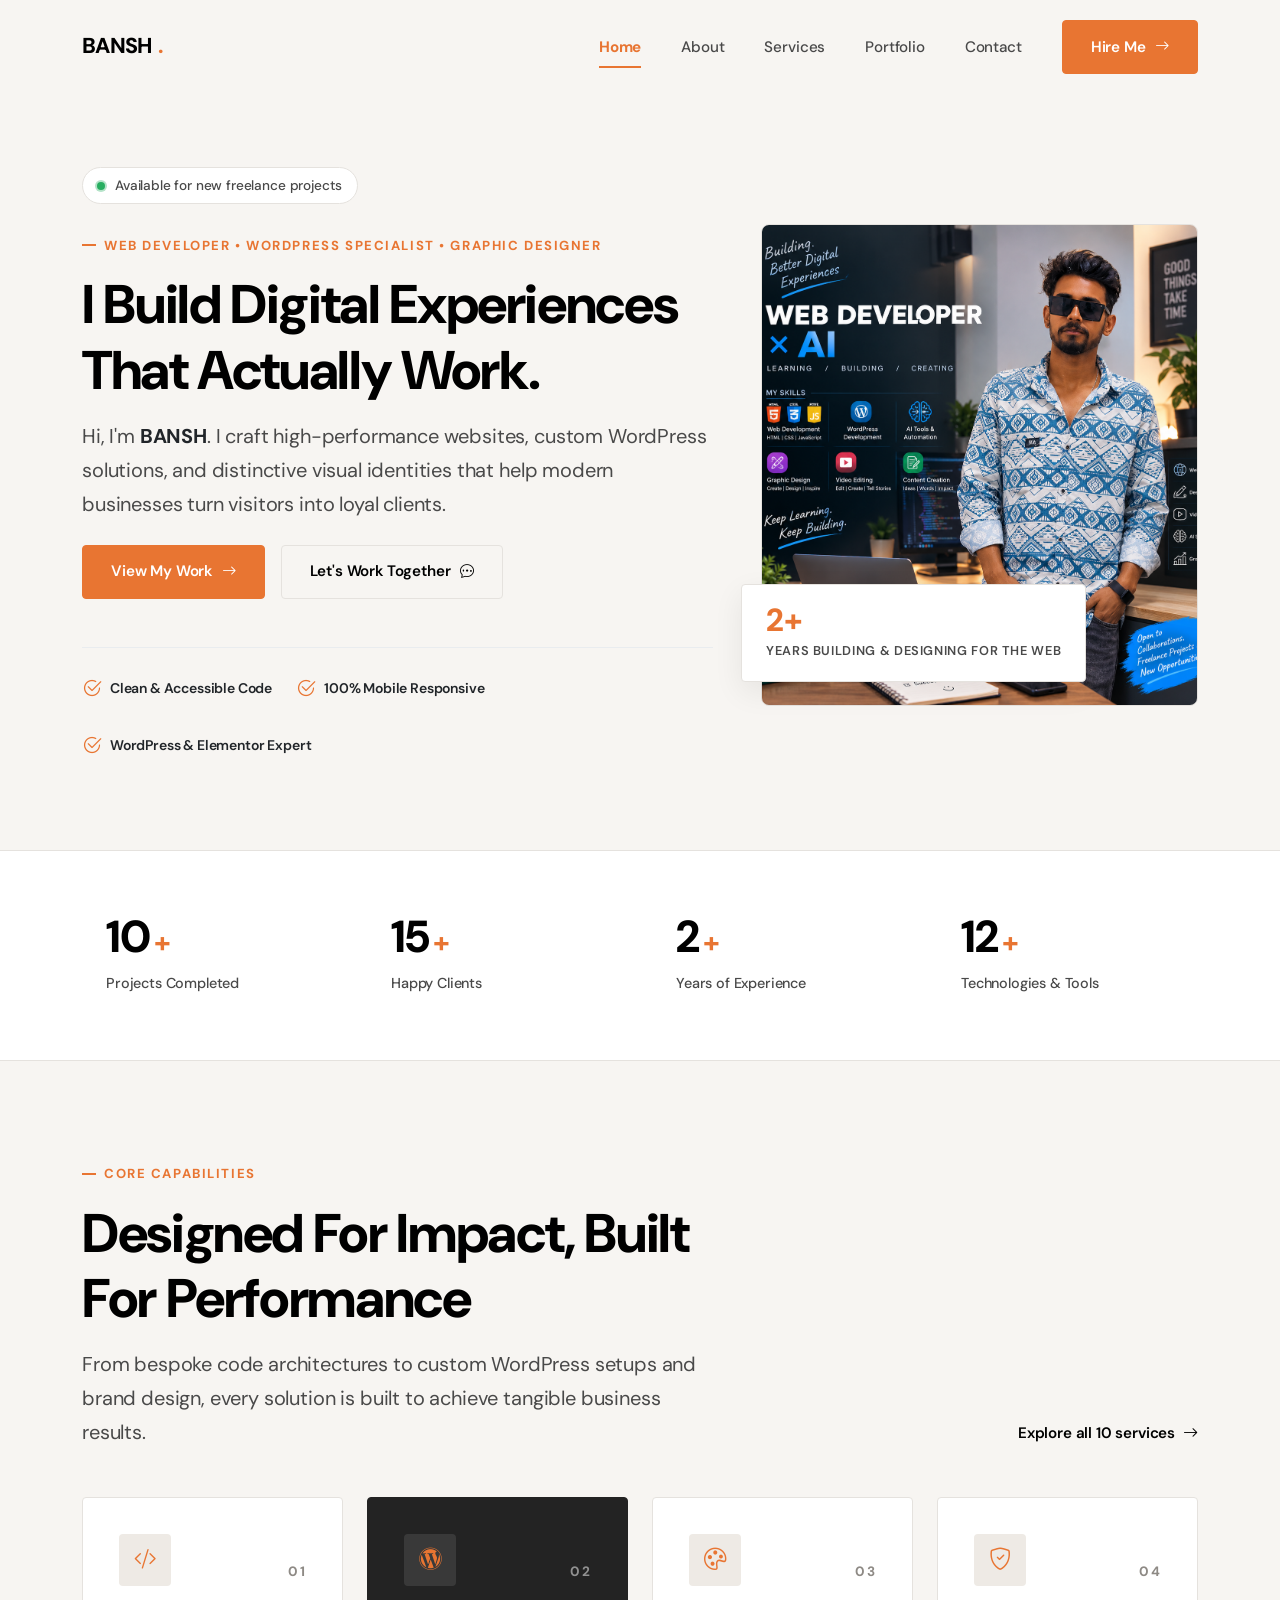
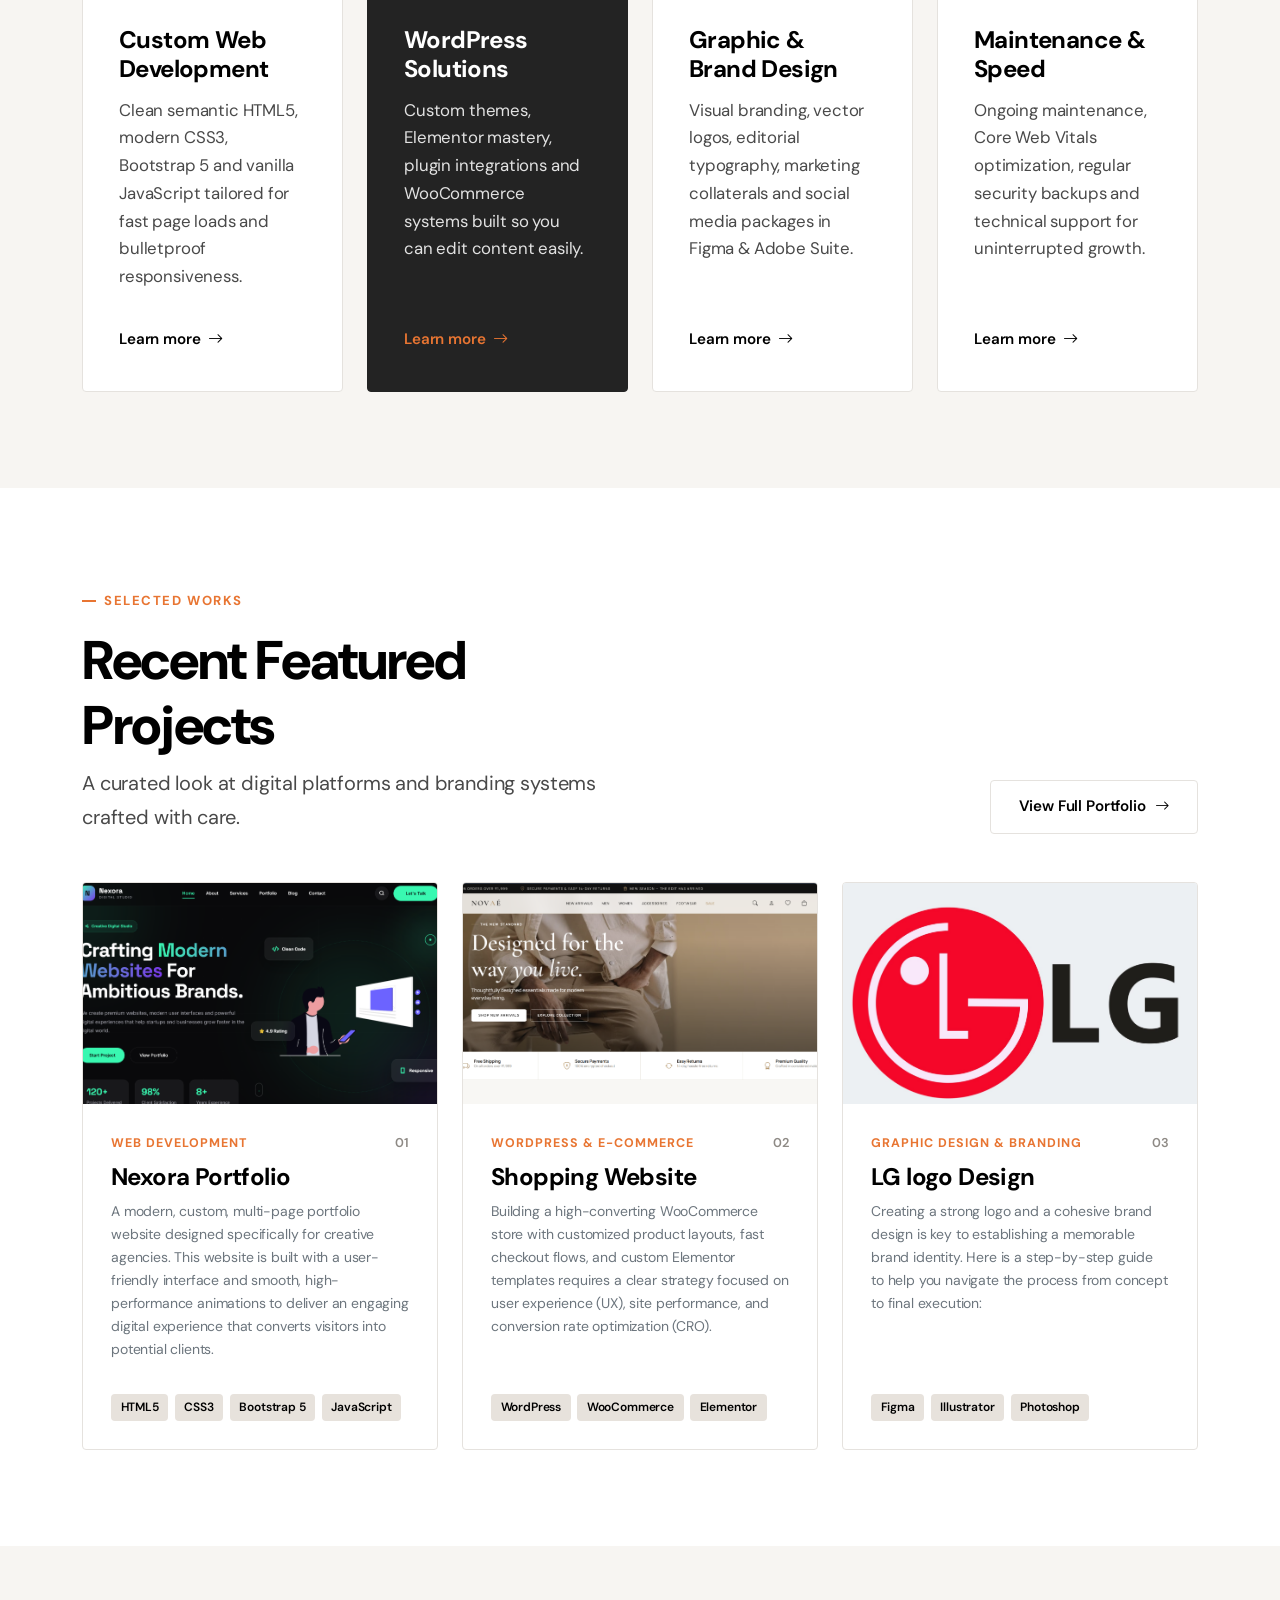
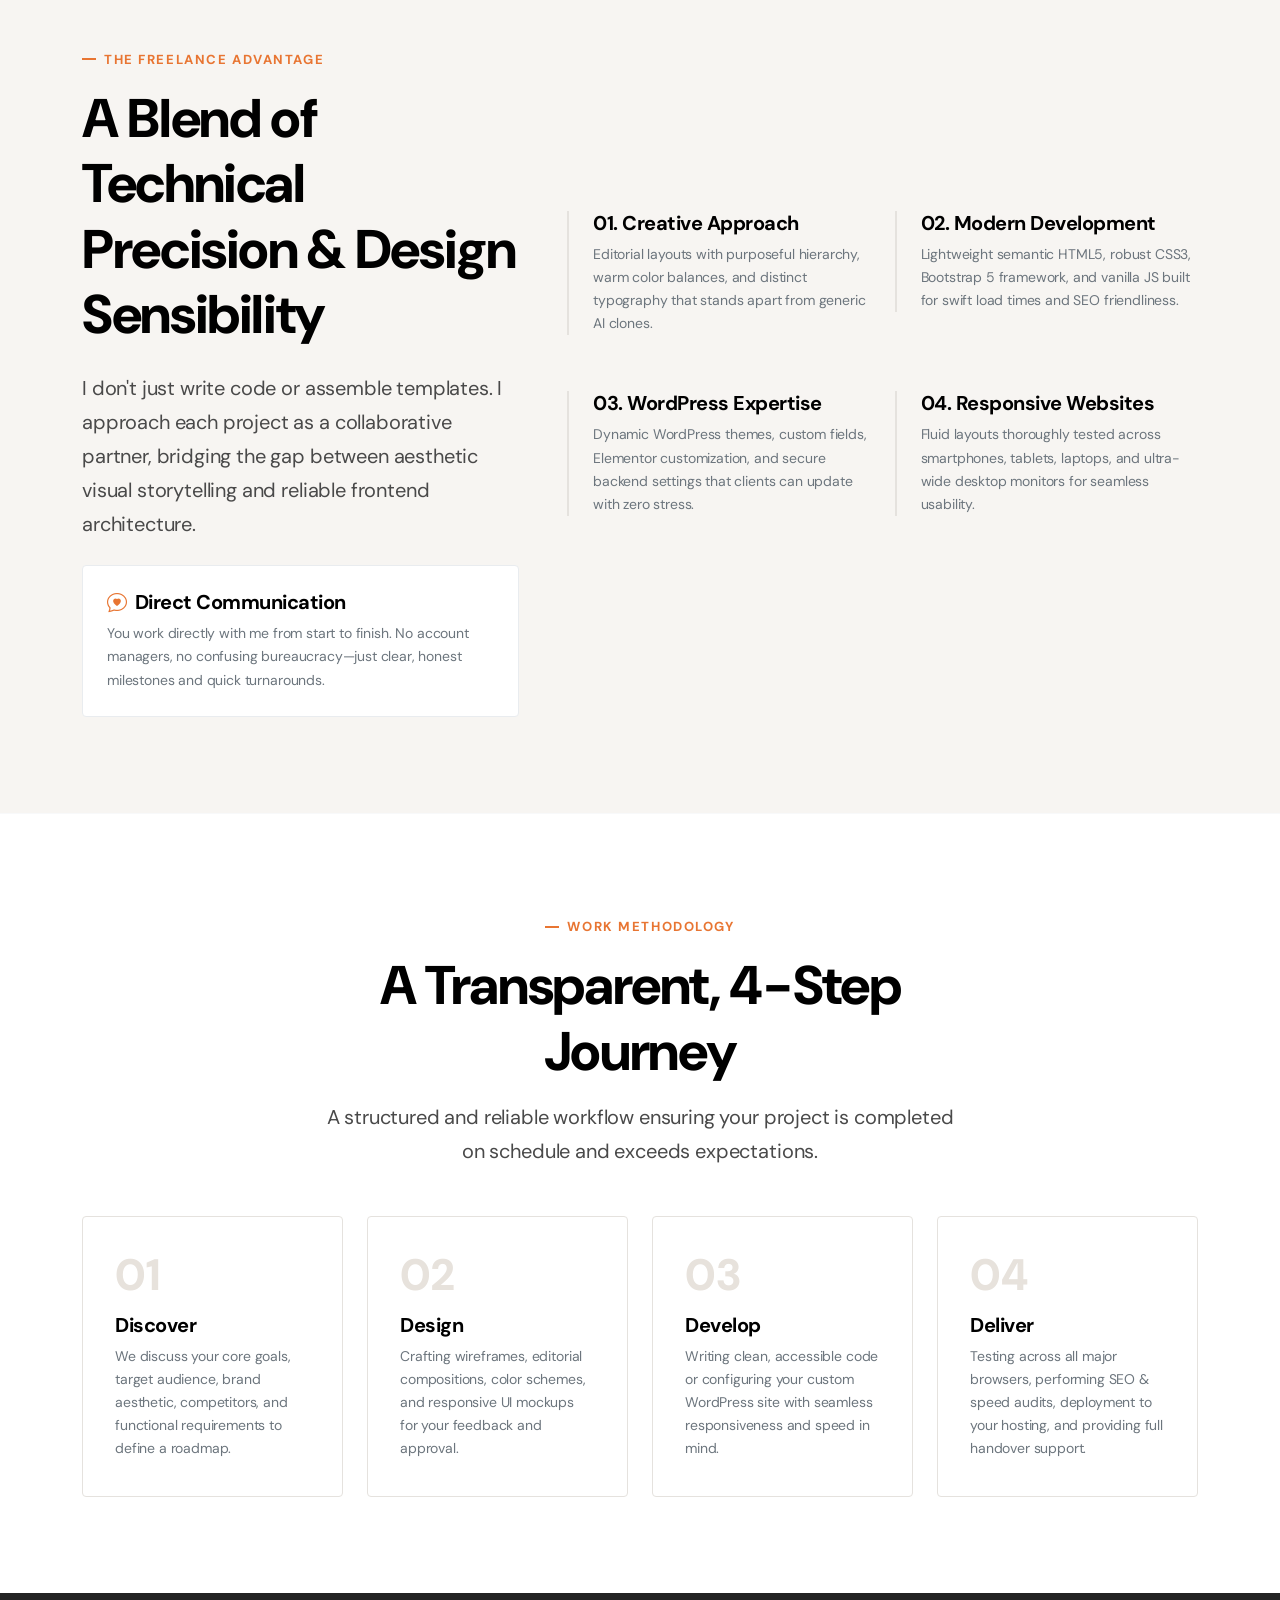
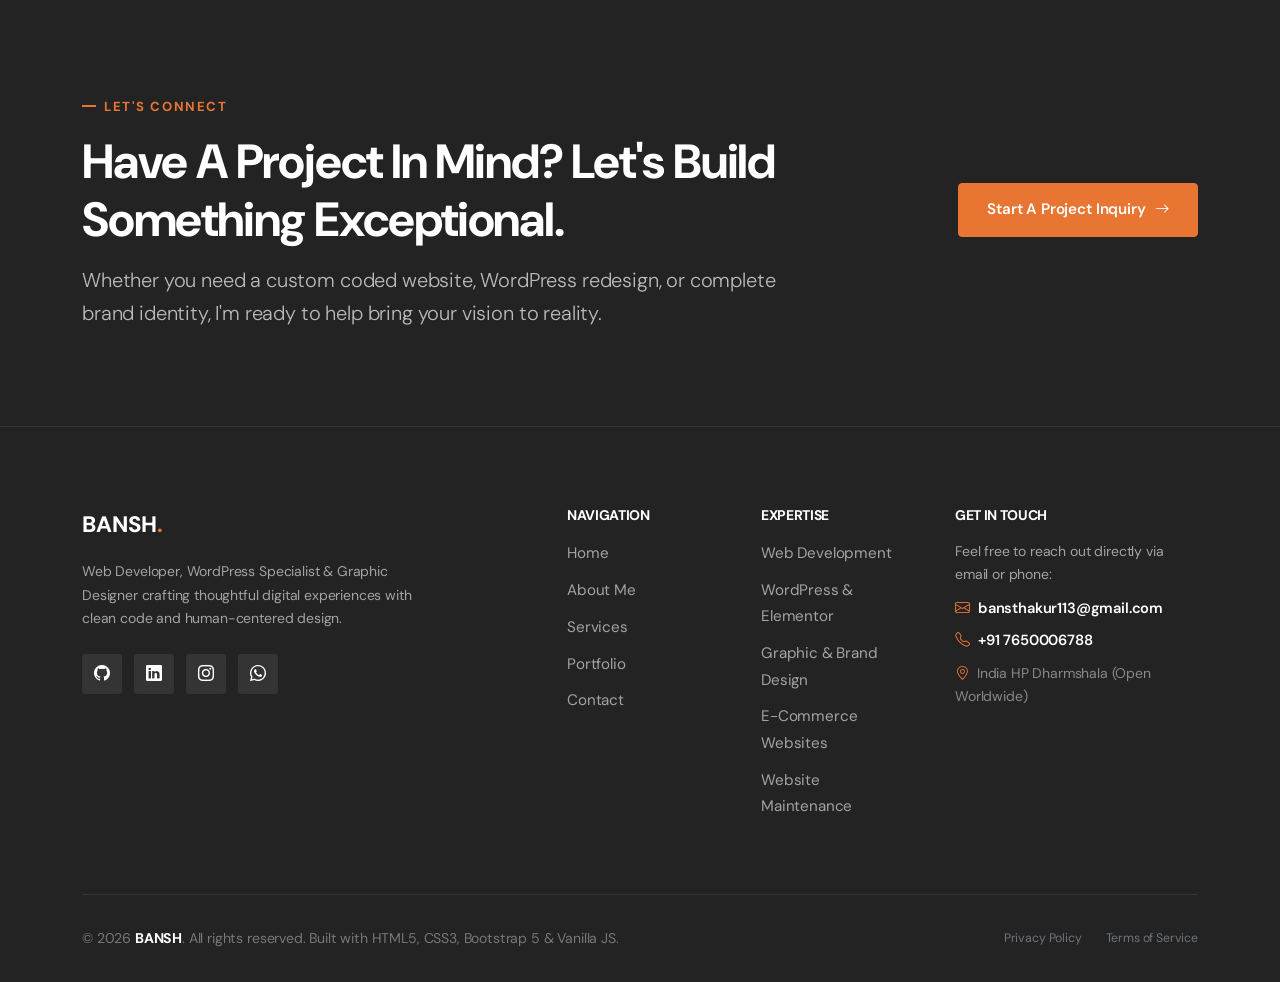
<file: index.html>
<!DOCTYPE html>
<html lang="en">

<head>
  <meta charset="UTF-8">
  <meta name="viewport" content="width=device-width, initial-scale=1.0">
  <meta name="description"
    content="Personal portfolio of [YOUR NAME] - Web Developer, WordPress Developer & Graphic Designer creating high-performance, human-centered digital experiences.">
  <meta name="keywords"
    content="Web Developer, WordPress Developer, Graphic Designer, Freelance Web Designer, Frontend, Bootstrap">
  <meta name="author" content="[YOUR NAME]">
  <title>BANSH — Web Developer &amp; Graphic Designer</title>

  <!-- Google Fonts: DM Sans & Inter -->
  <link rel="preconnect" href="https://fonts.googleapis.com">
  <link rel="preconnect" href="https://fonts.gstatic.com" crossorigin>
  <link
    href="https://fonts.googleapis.com/css2?family=DM+Sans:ital,opsz,wght@0,9..40,400..800;1,9..40,400..800&family=Inter:wght@300;400;500;600;700&display=swap"
    rel="stylesheet">

  <!-- Bootstrap 5 CSS CDN -->
  <link href="https://cdn.jsdelivr.net/npm/bootstrap@5.3.3/dist/css/bootstrap.min.css" rel="stylesheet">
  <!-- Bootstrap Icons CDN -->
  <link rel="stylesheet" href="https://cdn.jsdelivr.net/npm/bootstrap-icons@1.11.3/font/bootstrap-icons.min.css">
  <!-- Font Awesome for Tech Brand Icons -->
  <link rel="stylesheet" href="https://cdnjs.cloudflare.com/ajax/libs/font-awesome/6.5.1/css/all.min.css">

  <!-- Custom Main Stylesheet -->
  <link rel="stylesheet" href="assets/css/style.css">
</head>

<body>

  <!-- =========================================================================
       HEADER / NAVIGATION
       ========================================================================= -->
  <header>
    <nav class="navbar navbar-expand-lg site-navbar" id="mainNavbar">
      <div class="container">
        <!-- Logo / Name -->
        <a class="navbar-brand" href="index.html">
          <!-- BANSH - Replace the text below with your name -->
          <span>BANSH</span><span class="brand-dot">.</span>
        </a>

        <!-- Mobile Hamburger Toggle -->
        <button class="navbar-toggler" type="button" data-bs-toggle="collapse" data-bs-target="#portfolioNav"
          aria-controls="portfolioNav" aria-expanded="false" aria-label="Toggle navigation">
          <i class="bi bi-list fs-4"></i>
        </button>

        <!-- Navigation Links -->
        <div class="collapse navbar-collapse" id="portfolioNav">
          <ul class="navbar-nav ms-auto align-items-lg-center gap-lg-2">
            <li class="nav-item">
              <a class="nav-link active" aria-current="page" href="index.html">Home</a>
            </li>
            <li class="nav-item">
              <a class="nav-link" href="about.html">About</a>
            </li>
            <li class="nav-item">
              <a class="nav-link" href="services.html">Services</a>
            </li>
            <li class="nav-item">
              <a class="nav-link" href="portfolio.html">Portfolio</a>
            </li>
            <li class="nav-item">
              <a class="nav-link" href="contact.html">Contact</a>
            </li>
            <li class="nav-item ms-lg-3 mt-3 mt-lg-0">
              <a class="btn-custom btn-custom-primary" href="contact.html">
                <span>Hire Me</span>
                <i class="bi bi-arrow-right"></i>
              </a>
            </li>
          </ul>
        </div>
      </div>
    </nav>
  </header>

  <!-- =========================================================================
       MAIN CONTENT
       ========================================================================= -->
  <main>

    <!-- -----------------------------------------------------------------------
         HERO SECTION (Editorial Asymmetrical Layout)
         ----------------------------------------------------------------------- -->
    <section class="hero-home">
      <div class="container">
        <div class="row align-items-center g-5">
          <!-- Text Content -->
          <div class="col-lg-7">
            <!-- Availability Pill -->
            <div class="mb-4">
              <span class="availability-pill">
                <span class="availability-dot"></span>
                <span>Available for new freelance projects</span>
              </span>
            </div>

            <!-- Professional Subtitle -->
            <div class="eyebrow-label">Web Developer &bull; WordPress Specialist &bull; Graphic Designer</div>

            <!-- Main Title -->
            <h1 class="section-title-large">
              I Build Digital Experiences That Actually Work.
            </h1>

            <!-- Introduction Paragraph -->
            <p class="editorial-lead mb-4">
              Hi, I'm <strong class="text-dark">BANSH</strong>. I craft high-performance websites, custom WordPress
              solutions, and distinctive visual identities that help modern businesses turn visitors into loyal clients.
            </p>

            <!-- CTA Buttons -->
            <div class="d-flex flex-wrap gap-3 mb-5 hero-cta-group">
              <a href="portfolio.html" class="btn-custom btn-custom-primary">
                <span>View My Work</span>
                <i class="bi bi-arrow-right"></i>
              </a>
              <a href="contact.html" class="btn-custom btn-custom-outline">
                <span>Let's Work Together</span>
                <i class="bi bi-chat-dots"></i>
              </a>
            </div>

            <!-- Trust Highlights / Snapshot -->
            <div class="pt-4 border-top border-light-subtle d-flex flex-wrap gap-4 text-secondary">
              <div class="d-flex align-items-center gap-2">
                <i class="bi bi-check2-circle text-accent-orange fs-5" style="color: var(--accent-orange);"></i>
                <span class="small fw-semibold text-dark">Clean &amp; Accessible Code</span>
              </div>
              <div class="d-flex align-items-center gap-2">
                <i class="bi bi-check2-circle text-accent-orange fs-5" style="color: var(--accent-orange);"></i>
                <span class="small fw-semibold text-dark">100% Mobile Responsive</span>
              </div>
              <div class="d-flex align-items-center gap-2">
                <i class="bi bi-check2-circle text-accent-orange fs-5" style="color: var(--accent-orange);"></i>
                <span class="small fw-semibold text-dark">WordPress &amp; Elementor Expert</span>
              </div>
            </div>
          </div>

          <!-- Profile Visual & Metric Float -->
          <div class="col-lg-5">
            <div class="hero-profile-wrap">
              <div class="hero-image-frame">
                <!-- [REPLACE WITH YOUR IMAGE: assets/images/profile-hero.jpg] -->
                <img src="images/hero-image-portfolio.png" alt="Professional portrait image class=" img-fluid">
              </div>

              <!-- Experience Float Badge -->
              <div class="hero-badge-experience">
                <div class="badge-number">2+</div>
                <div class="badge-text">Years Building &amp; Designing for the Web</div>
              </div>
            </div>
          </div>
        </div>
      </div>
    </section>

    <!-- -----------------------------------------------------------------------
         ANIMATED STATS SECTION
         ----------------------------------------------------------------------- -->
    <section class="stats-strip">
      <div class="container">
        <div class="row g-4 text-center text-lg-start">
          <div class="col-6 col-lg-3">
            <div class="stat-item">
              <div class="stat-number-wrap justify-content-center justify-content-lg-start">
                <span class="stat-counter" data-target="10">0</span>
                <span class="stat-suffix">+</span>
              </div>
              <p class="stat-label">Projects Completed</p>
            </div>
          </div>

          <div class="col-6 col-lg-3">
            <div class="stat-item">
              <div class="stat-number-wrap justify-content-center justify-content-lg-start">
                <span class="stat-counter" data-target="15">0</span>
                <span class="stat-suffix">+</span>
              </div>
              <p class="stat-label">Happy Clients</p>
            </div>
          </div>

          <div class="col-6 col-lg-3">
            <div class="stat-item">
              <div class="stat-number-wrap justify-content-center justify-content-lg-start">
                <span class="stat-counter" data-target="2">0</span>
                <span class="stat-suffix">+</span>
              </div>
              <p class="stat-label">Years of Experience</p>
            </div>
          </div>

          <div class="col-6 col-lg-3">
            <div class="stat-item">
              <div class="stat-number-wrap justify-content-center justify-content-lg-start">
                <span class="stat-counter" data-target="12">0</span>
                <span class="stat-suffix">+</span>
              </div>
              <p class="stat-label">Technologies &amp; Tools</p>
            </div>
          </div>
        </div>
      </div>
    </section>

    <!-- -----------------------------------------------------------------------
         SERVICES PREVIEW SECTION
         ----------------------------------------------------------------------- -->
    <section class="section-padding">
      <div class="container">
        <div class="row align-items-end justify-content-between mb-5">
          <div class="col-lg-7">
            <span class="eyebrow-label">Core Capabilities</span>
            <h2 class="section-title-large mb-3">Designed For Impact, Built For Performance</h2>
            <p class="editorial-lead mb-0">From bespoke code architectures to custom WordPress setups and brand design,
              every solution is built to achieve tangible business results.</p>
          </div>
          <div class="col-lg-4 text-lg-end mt-4 mt-lg-0">
            <a href="services.html" class="link-arrow">
              <span>Explore all 10 services</span>
              <i class="bi bi-arrow-right"></i>
            </a>
          </div>
        </div>

        <div class="row g-4">
          <!-- Service 1 -->
          <div class="col-md-6 col-lg-3">
            <div class="service-box">
              <div>
                <div class="d-flex justify-content-between align-items-center mb-3">
                  <div class="service-icon-wrap">
                    <i class="bi bi-code-slash"></i>
                  </div>
                  <span class="service-num">01</span>
                </div>
                <h4>Custom Web Development</h4>
                <p>Clean semantic HTML5, modern CSS3, Bootstrap 5 and vanilla JavaScript tailored for fast page loads
                  and bulletproof responsiveness.</p>
              </div>
              <a href="services.html" class="link-arrow mt-3">Learn more <i class="bi bi-arrow-right"></i></a>
            </div>
          </div>

          <!-- Service 2 (Featured) -->
          <div class="col-md-6 col-lg-3">
            <div class="service-box service-box-featured">
              <div>
                <div class="d-flex justify-content-between align-items-center mb-3">
                  <div class="service-icon-wrap">
                    <i class="bi bi-wordpress"></i>
                  </div>
                  <span class="service-num text-white-50">02</span>
                </div>
                <h4 class="text-white">WordPress Solutions</h4>
                <p>Custom themes, Elementor mastery, plugin integrations and WooCommerce systems built so you can edit
                  content easily.</p>
              </div>
              <a href="services.html" class="link-arrow text-white mt-3"
                style="color: var(--accent-orange) !important;">Learn more <i class="bi bi-arrow-right"></i></a>
            </div>
          </div>

          <!-- Service 3 -->
          <div class="col-md-6 col-lg-3">
            <div class="service-box">
              <div>
                <div class="d-flex justify-content-between align-items-center mb-3">
                  <div class="service-icon-wrap">
                    <i class="bi bi-palette"></i>
                  </div>
                  <span class="service-num">03</span>
                </div>
                <h4>Graphic &amp; Brand Design</h4>
                <p>Visual branding, vector logos, editorial typography, marketing collaterals and social media packages
                  in Figma &amp; Adobe Suite.</p>
              </div>
              <a href="services.html" class="link-arrow mt-3">Learn more <i class="bi bi-arrow-right"></i></a>
            </div>
          </div>

          <!-- Service 4 -->
          <div class="col-md-6 col-lg-3">
            <div class="service-box">
              <div>
                <div class="d-flex justify-content-between align-items-center mb-3">
                  <div class="service-icon-wrap">
                    <i class="bi bi-shield-check"></i>
                  </div>
                  <span class="service-num">04</span>
                </div>
                <h4>Maintenance &amp; Speed</h4>
                <p>Ongoing maintenance, Core Web Vitals optimization, regular security backups and technical support for
                  uninterrupted growth.</p>
              </div>
              <a href="services.html" class="link-arrow mt-3">Learn more <i class="bi bi-arrow-right"></i></a>
            </div>
          </div>
        </div>
      </div>
    </section>

    <!-- -----------------------------------------------------------------------
         FEATURED PROJECTS SHOWCASE
         ----------------------------------------------------------------------- -->
    <section class="section-padding bg-surface-white">
      <div class="container">
        <div class="row align-items-end justify-content-between mb-5">
          <div class="col-lg-6">
            <span class="eyebrow-label">Selected Works</span>
            <h2 class="section-title-large mb-2">Recent Featured Projects</h2>
            <p class="editorial-lead mb-0">A curated look at digital platforms and branding systems crafted with care.
            </p>
          </div>
          <div class="col-lg-4 text-lg-end mt-3 mt-lg-0">
            <a href="portfolio.html" class="btn-custom btn-custom-outline">
              <span>View Full Portfolio</span>
              <i class="bi bi-arrow-right"></i>
            </a>
          </div>
        </div>

        <div class="row g-4">
          <!-- Featured Project 1 -->
          <div class="col-lg-4 col-md-6">
            <div class="project-card">
              <div class="project-thumbnail-wrap">
                <!-- [REPLACE WITH PROJECT IMAGE: assets/images/project-01.jpg] -->
                <img src="assets/images/nexora-project-image.png" alt="Ntexora-project-image">
                <div class="project-overlay">
                  <a href="portfolio.html" class="btn-custom btn-custom-white btn-sm py-2 px-3">
                    <i class="bi bi-eye"></i> View Details
                  </a>
                </div>
              </div>
              <div class="project-body">
                <div>
                  <div class="project-meta">
                    <span class="project-category-tag">Web Development</span>
                    <span class="project-num-tag">01</span>
                  </div>
                  <h4 class="mb-2">Nexora Portfolio</h4>
                  <p class="small text-secondary mb-3">A modern, custom, multi-page portfolio website designed
                    specifically for creative agencies. This website is built with a user-friendly interface and smooth,
                    high-performance animations to deliver an engaging digital experience that converts visitors into
                    potential clients.</p>
                </div>
                <div>
                  <div class="project-tech-tags">
                    <span class="tech-badge">HTML5</span>
                    <span class="tech-badge">CSS3</span>
                    <span class="tech-badge">Bootstrap 5</span>
                    <span class="tech-badge">JavaScript</span>
                  </div>
                </div>
              </div>
            </div>
          </div>

          <!-- Featured Project 2 -->
          <div class="col-lg-4 col-md-6">
            <div class="project-card">
              <div class="project-thumbnail-wrap">
                <!-- [REPLACE WITH PROJECT IMAGE: assets/images/project-02.jpg] -->
                <img src="assets/images/fasion-portfolio-image.png" alt="Faision-proftfolio-image">
                <div class="project-overlay">
                  <a href="portfolio.html" class="btn-custom btn-custom-white btn-sm py-2 px-3">
                    <i class="bi bi-eye"></i> View Details
                  </a>
                </div>
              </div>
              <div class="project-body">
                <div>
                  <div class="project-meta">
                    <span class="project-category-tag">WordPress &amp; E-Commerce</span>
                    <span class="project-num-tag">02</span>
                  </div>
                  <h4 class="mb-2" \>Shopping Website</h4>
                  <p class="small text-secondary mb-3">Building a high-converting WooCommerce store with customized
                    product layouts, fast checkout flows, and custom Elementor templates requires a clear strategy
                    focused on user experience (UX), site performance, and conversion rate optimization (CRO).</p>
                </div>
                <div>
                  <div class="project-tech-tags">
                    <span class="tech-badge">WordPress</span>
                    <span class="tech-badge">WooCommerce</span>
                    <span class="tech-badge">Elementor</span>
                  </div>
                </div>
              </div>
            </div>
          </div>

          <!-- Featured Project 3 -->
          <div class="col-lg-4 col-md-6">
            <div class="project-card">
              <div class="project-thumbnail-wrap">
                <!-- [REPLACE WITH PROJECT IMAGE: assets/images/project-03.jpg] -->
                <img src="assets/images/lg-designer-logo.jpeg" alt="Kanso Roast Coffee Visual Identity">
                <div class="project-overlay">
                  <a href="portfolio.html" class="btn-custom btn-custom-white btn-sm py-2 px-3">
                    <i class="bi bi-eye"></i> View Details
                  </a>
                </div>
              </div>
              <div class="project-body">
                <div>
                  <div class="project-meta">
                    <span class="project-category-tag">Graphic Design &amp; Branding</span>
                    <span class="project-num-tag">03</span>
                  </div>
                  <h4 class="mb-2">LG logo Design</h4>
                  <p class="small text-secondary mb-3">Creating a strong logo and a cohesive brand design is key to
                    establishing a memorable brand identity. Here is a step-by-step guide to help you navigate the
                    process from concept to final execution:</p>
                </div>
                <div>
                  <div class="project-tech-tags">
                    <span class="tech-badge">Figma</span>
                    <span class="tech-badge">Illustrator</span>
                    <span class="tech-badge">Photoshop</span>
                  </div>
                </div>
              </div>
            </div>
          </div>
        </div>
      </div>
    </section>

    <!-- -----------------------------------------------------------------------
         WHY WORK WITH ME SECTION
         ----------------------------------------------------------------------- -->
    <section class="section-padding">
      <div class="container">
        <div class="row g-5 align-items-center">
          <div class="col-lg-5">
            <span class="eyebrow-label">The Freelance Advantage</span>
            <h2 class="section-title-large mb-4">A Blend of Technical Precision &amp; Design Sensibility</h2>
            <p class="editorial-lead mb-4">
              I don't just write code or assemble templates. I approach each project as a collaborative partner,
              bridging the gap between aesthetic visual storytelling and reliable frontend architecture.
            </p>
            <div class="p-4 bg-surface-white border border-light-subtle rounded-1">
              <h5 class="fw-bold mb-2"><i class="bi bi-chat-heart text-accent-orange me-2"
                  style="color: var(--accent-orange);"></i>Direct Communication</h5>
              <p class="small text-secondary mb-0">You work directly with me from start to finish. No account managers,
                no confusing bureaucracy—just clear, honest milestones and quick turnarounds.</p>
            </div>
          </div>

          <div class="col-lg-7">
            <div class="row g-4">
              <div class="col-sm-6">
                <div class="feature-pillar">
                  <h4 class="fw-bold fs-5 mb-2">01. Creative Approach</h4>
                  <p class="text-secondary small mb-0">Editorial layouts with purposeful hierarchy, warm color balances,
                    and distinct typography that stands apart from generic AI clones.</p>
                </div>
              </div>

              <div class="col-sm-6">
                <div class="feature-pillar">
                  <h4 class="fw-bold fs-5 mb-2">02. Modern Development</h4>
                  <p class="text-secondary small mb-0">Lightweight semantic HTML5, robust CSS3, Bootstrap 5 framework,
                    and vanilla JS built for swift load times and SEO friendliness.</p>
                </div>
              </div>

              <div class="col-sm-6">
                <div class="feature-pillar">
                  <h4 class="fw-bold fs-5 mb-2">03. WordPress Expertise</h4>
                  <p class="text-secondary small mb-0">Dynamic WordPress themes, custom fields, Elementor customization,
                    and secure backend settings that clients can update with zero stress.</p>
                </div>
              </div>

              <div class="col-sm-6">
                <div class="feature-pillar">
                  <h4 class="fw-bold fs-5 mb-2">04. Responsive Websites</h4>
                  <p class="text-secondary small mb-0">Fluid layouts thoroughly tested across smartphones, tablets,
                    laptops, and ultra-wide desktop monitors for seamless usability.</p>
                </div>
              </div>
            </div>
          </div>
        </div>
      </div>
    </section>

    <!-- -----------------------------------------------------------------------
         HOW I WORK — 4-STEP PROCESS
         ----------------------------------------------------------------------- -->
    <section class="section-padding bg-surface-white border-top border-light">
      <div class="container">
        <div class="text-center max-w-700 mx-auto mb-5" style="max-width: 650px;">
          <span class="eyebrow-label">Work Methodology</span>
          <h2 class="section-title-large mb-3">A Transparent, 4-Step Journey</h2>
          <p class="editorial-lead">A structured and reliable workflow ensuring your project is completed on schedule
            and exceeds expectations.</p>
        </div>

        <div class="row g-4">
          <!-- Step 01 -->
          <div class="col-md-6 col-lg-3">
            <div class="process-step-card">
              <div class="step-large-num">01</div>
              <h4 class="fs-5 fw-bold mb-2">Discover</h4>
              <p class="text-secondary small mb-0">We discuss your core goals, target audience, brand aesthetic,
                competitors, and functional requirements to define a roadmap.</p>
            </div>
          </div>

          <!-- Step 02 -->
          <div class="col-md-6 col-lg-3">
            <div class="process-step-card">
              <div class="step-large-num">02</div>
              <h4 class="fs-5 fw-bold mb-2">Design</h4>
              <p class="text-secondary small mb-0">Crafting wireframes, editorial compositions, color schemes, and
                responsive UI mockups for your feedback and approval.</p>
            </div>
          </div>

          <!-- Step 03 -->
          <div class="col-md-6 col-lg-3">
            <div class="process-step-card">
              <div class="step-large-num">03</div>
              <h4 class="fs-5 fw-bold mb-2">Develop</h4>
              <p class="text-secondary small mb-0">Writing clean, accessible code or configuring your custom WordPress
                site with seamless responsiveness and speed in mind.</p>
            </div>
          </div>

          <!-- Step 04 -->
          <div class="col-md-6 col-lg-3">
            <div class="process-step-card">
              <div class="step-large-num">04</div>
              <h4 class="fs-5 fw-bold mb-2">Deliver</h4>
              <p class="text-secondary small mb-0">Testing across all major browsers, performing SEO &amp; speed audits,
                deployment to your hosting, and providing full handover support.</p>
            </div>
          </div>
        </div>
      </div>
    </section>

    <!-- -----------------------------------------------------------------------
         FULL-WIDTH CTA SECTION
         ----------------------------------------------------------------------- -->
    <section class="section-padding bg-dark-custom text-white">
      <div class="container">
        <div class="row justify-content-between align-items-center g-4">
          <div class="col-lg-8">
            <span class="eyebrow-label" style="color: var(--accent-orange);">Let's Connect</span>
            <h2 class="display-5 fw-bold mb-3 text-white">Have A Project In Mind? Let's Build Something Exceptional.
            </h2>
            <p class="lead mb-0" style="color: #BBBBBB;">Whether you need a custom coded website, WordPress redesign, or
              complete brand identity, I'm ready to help bring your vision to reality.</p>
          </div>
          <div class="col-lg-4 text-lg-end">
            <a href="contact.html" class="btn-custom btn-custom-primary btn-lg">
              <span>Start A Project Inquiry</span>
              <i class="bi bi-arrow-right"></i>
            </a>
          </div>
        </div>
      </div>
    </section>

  </main>

  <!-- =========================================================================
       FOOTER
       ========================================================================= -->
  <footer class="site-footer">
    <div class="container">
      <div class="row g-5">
        <!-- Brand & Bio -->
        <div class="col-lg-4">
          <a class="footer-brand d-inline-block mb-3" href="index.html">
            <span>BANSH</span><span style="color: var(--accent-orange);">.</span>
          </a>
          <p class="small mb-4" style="color: #A3A3A3;">
            Web Developer, WordPress Specialist &amp; Graphic Designer crafting thoughtful digital experiences with clean code and human-centered design.
          </p>
          <div class="footer-social-links">
            <a href="https://github.com/bansh-live" target="_blank" rel="noopener noreferrer" class="social-icon-btn" aria-label="GitHub Profile">
              <i class="bi bi-github"></i>
            </a>
            <a href="https://www.linkedin.com/in/bansh-choudhary-53068441b/" target="_blank" rel="noopener noreferrer" class="social-icon-btn" aria-label="LinkedIn Profile">
              <i class="bi bi-linkedin"></i>
            </a>
            <a href="https://instagram.com" target="_blank" rel="noopener noreferrer" class="social-icon-btn" aria-label="Instagram Profile">
              <i class="bi bi-instagram"></i>
            </a>
            <a href="https://wa.me/7650006788" target="_blank" rel="noopener noreferrer" class="social-icon-btn" aria-label="WhatsApp Contact">
              <i class="bi bi-whatsapp"></i>
            </a>
          </div>
        </div>

        <!-- Navigation Links -->
        <div class="col-6 col-lg-2 offset-lg-1">
          <h6 class="text-white fw-bold text-uppercase small mb-3 letter-spacing-1">Navigation</h6>
          <ul class="footer-link-list">
            <li><a href="index.html">Home</a></li>
            <li><a href="about.html">About Me</a></li>
            <li><a href="services.html">Services</a></li>
            <li><a href="portfolio.html">Portfolio</a></li>
            <li><a href="contact.html">Contact</a></li>
          </ul>
        </div>

        <!-- Expertise Links -->
        <div class="col-6 col-lg-2">
          <h6 class="text-white fw-bold text-uppercase small mb-3 letter-spacing-1">Expertise</h6>
          <ul class="footer-link-list">
            <li><a href="services.html">Web Development</a></li>
            <li><a href="services.html">WordPress &amp; Elementor</a></li>
            <li><a href="services.html">Graphic &amp; Brand Design</a></li>
            <li><a href="services.html">E-Commerce Websites</a></li>
            <li><a href="services.html">Website Maintenance</a></li>
          </ul>
        </div>

        <!-- Contact Quick Info -->
        <div class="col-lg-3">
          <h6 class="text-white fw-bold text-uppercase small mb-3 letter-spacing-1">Get In Touch</h6>
          <p class="small mb-2" style="color: #A3A3A3;">Feel free to reach out directly via email or phone:</p>
          <p class="mb-1"><a href="mailto:alex.morgan@example.com" class="text-white fw-semibold small"><i class="bi bi-envelope me-2" style="color: var(--accent-orange);"></i>bansthakur113@gmail.com</a></p>
          <p class="mb-1"><a href="tel:+1234567890" class="text-white fw-semibold small"><i class="bi bi-telephone me-2" style="color: var(--accent-orange);"></i>+91 7650006788</a></p>
          <p class="small mb-0 mt-2" style="color: #888888;"><i class="bi bi-geo-alt me-2" style="color: var(--accent-orange);"></i>India HP Dharmshala (Open Worldwide)</p>
        </div>
      </div>

      <div class="footer-bottom-bar d-flex flex-column flex-md-row justify-content-between align-items-center gap-3">
        <div>
          &copy; 2026 <strong class="text-white">BANSH</strong>. All rights reserved. Built with HTML5, CSS3, Bootstrap 5 &amp; Vanilla JS.
        </div>
        <div class="d-flex gap-4">
          <a href="contact.html" class="text-secondary small">Privacy Policy</a>
          <a href="contact.html" class="text-secondary small">Terms of Service</a>
        </div>
      </div>
    </div>
  </footer>

  <!-- Back To Top Button -->
  <button id="backToTopBtn" class="back-to-top-btn" aria-label="Back to top">
    <i class="bi bi-arrow-up"></i>
  </button>

  <!-- Bootstrap 5 JS Bundle (Popper + Bootstrap) -->
  <script src="https://cdn.jsdelivr.net/npm/bootstrap@5.3.3/dist/js/bootstrap.bundle.min.js"></script>
  <!-- Custom Master Script -->
  <script src="assets/js/script.js"></script>
</body>

</html>
</file>
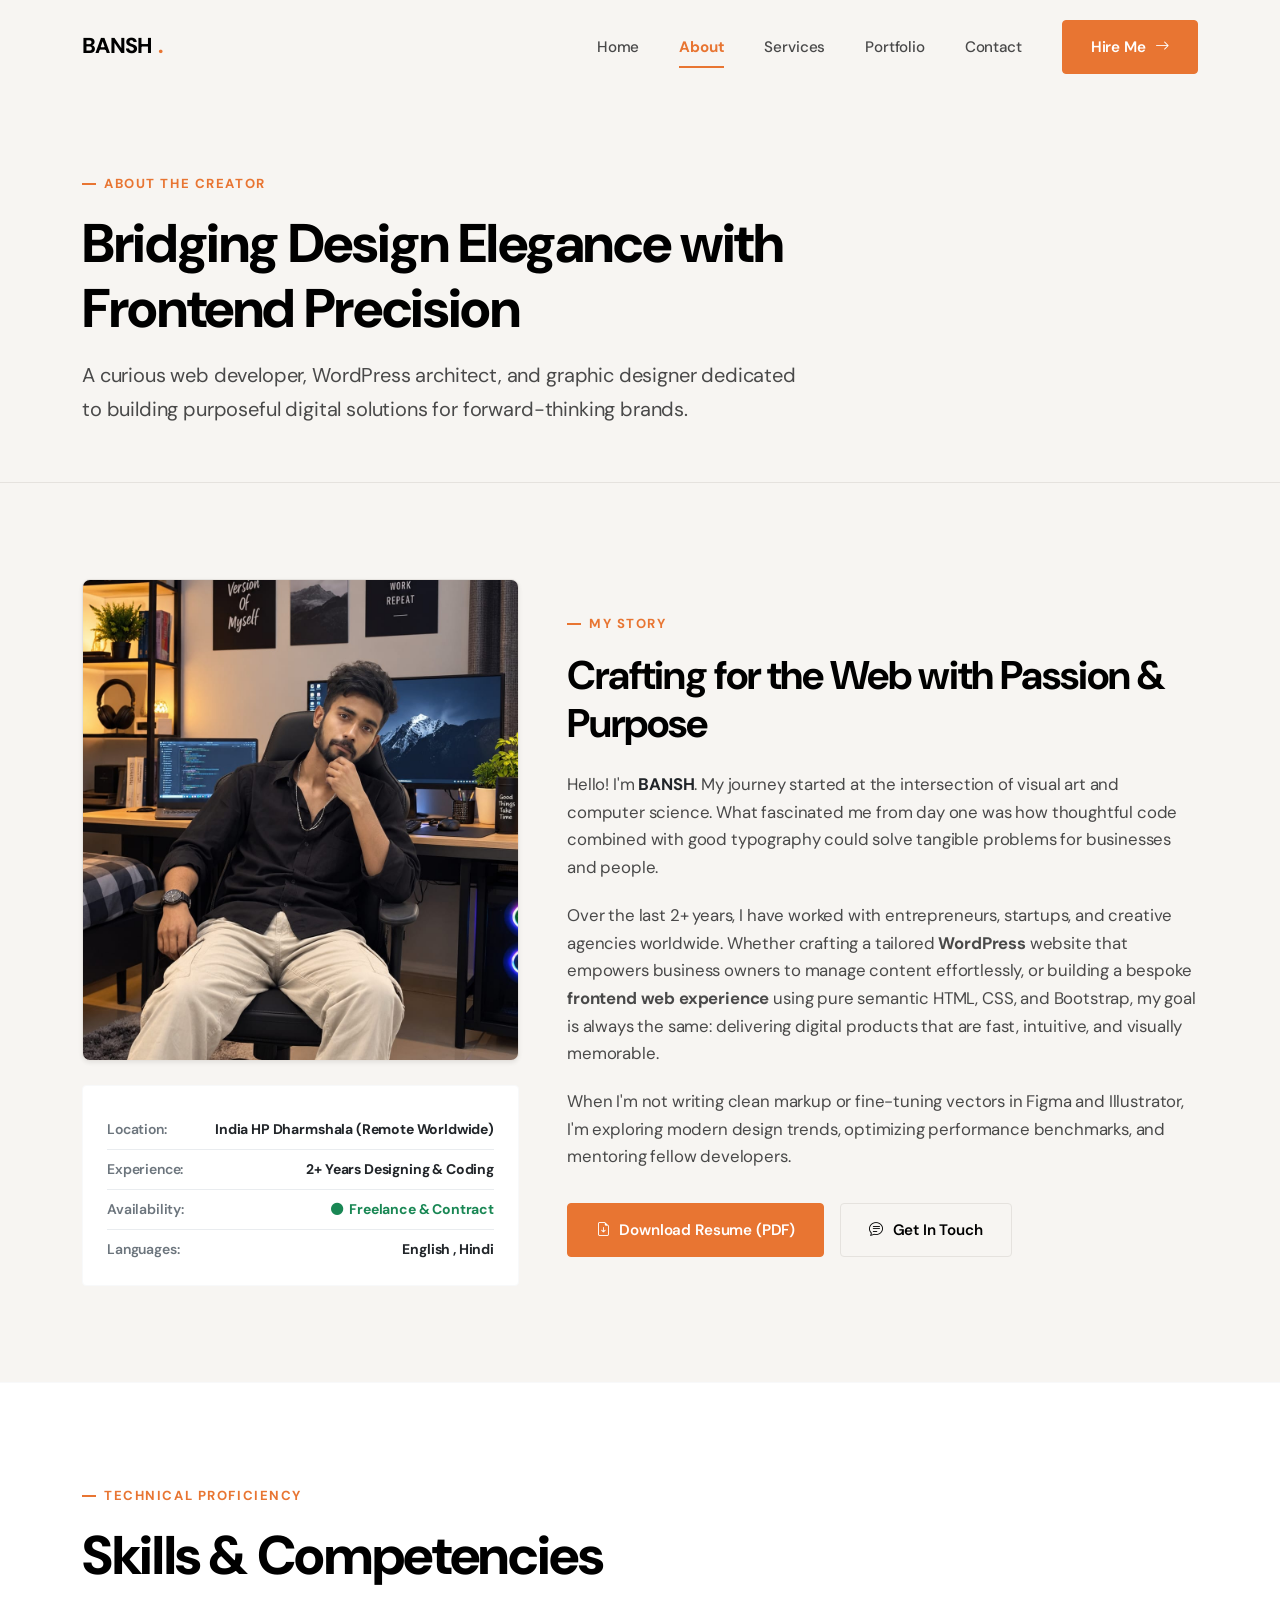
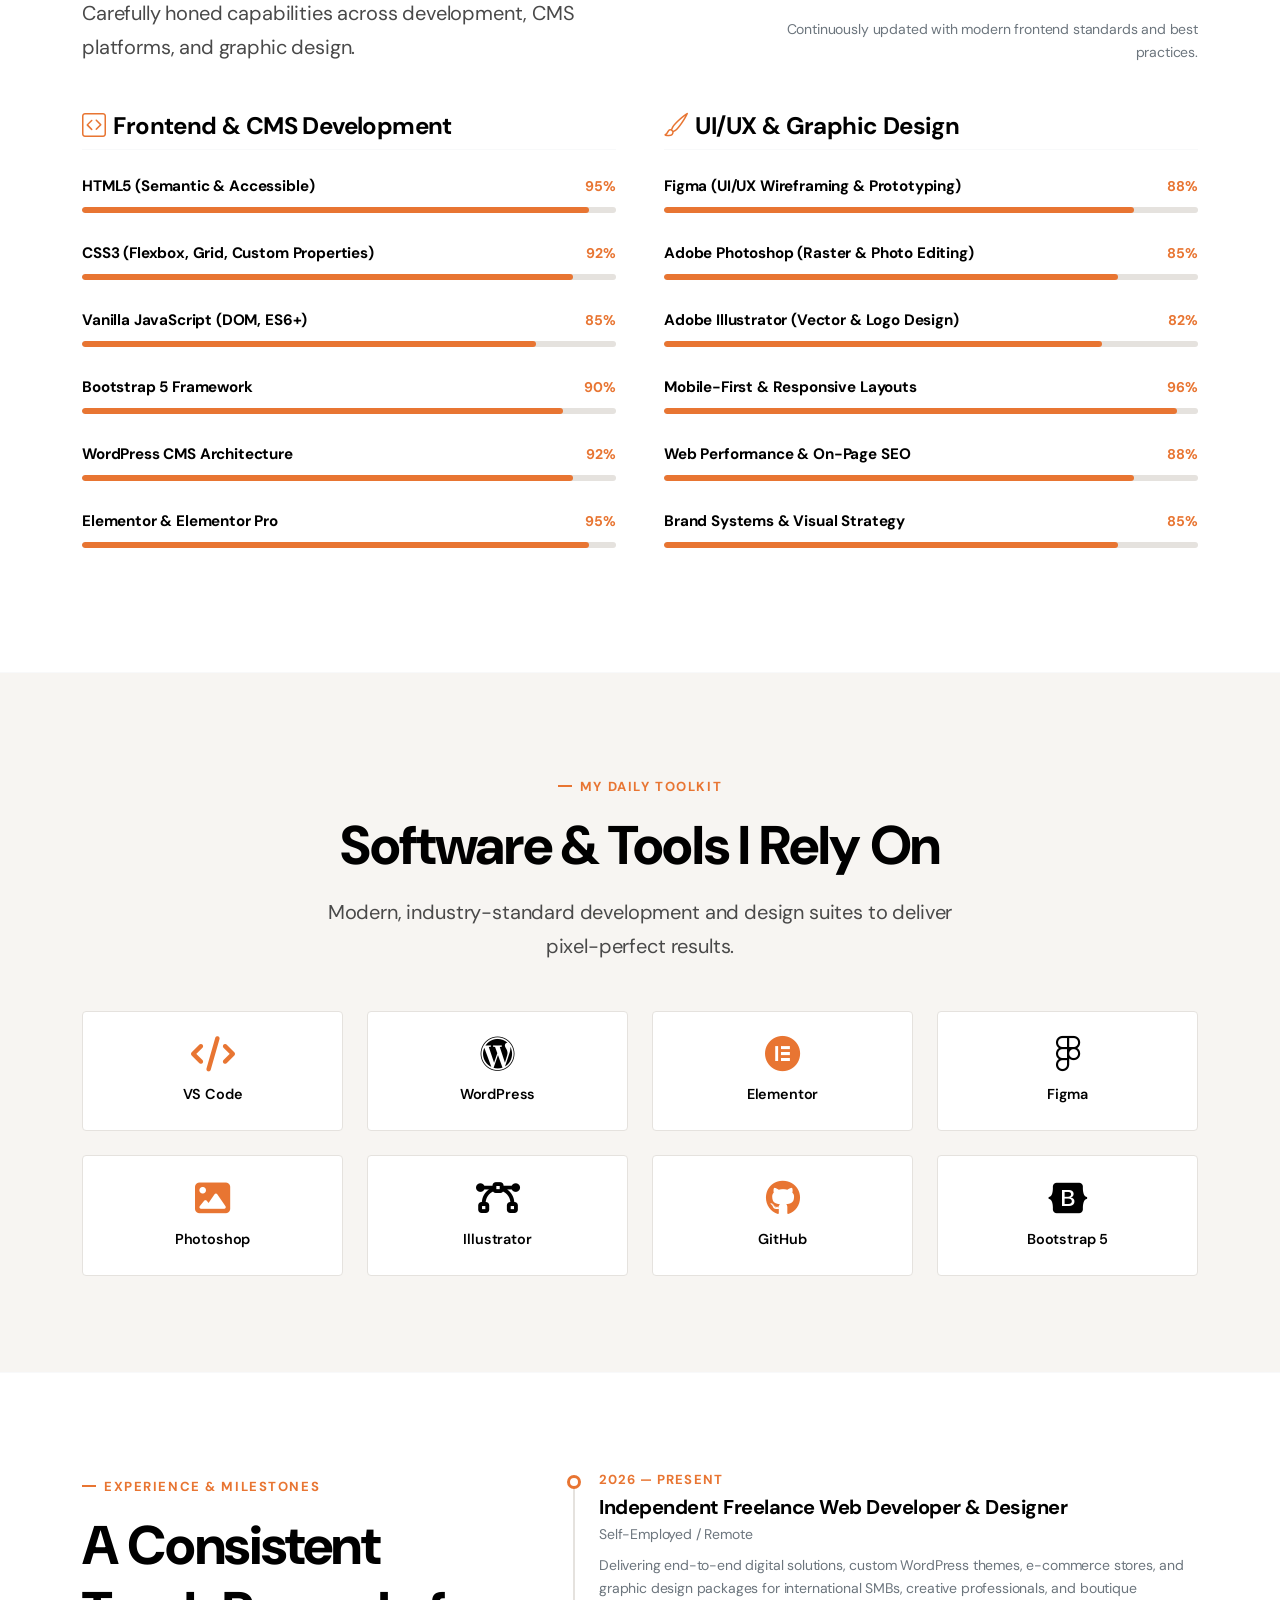
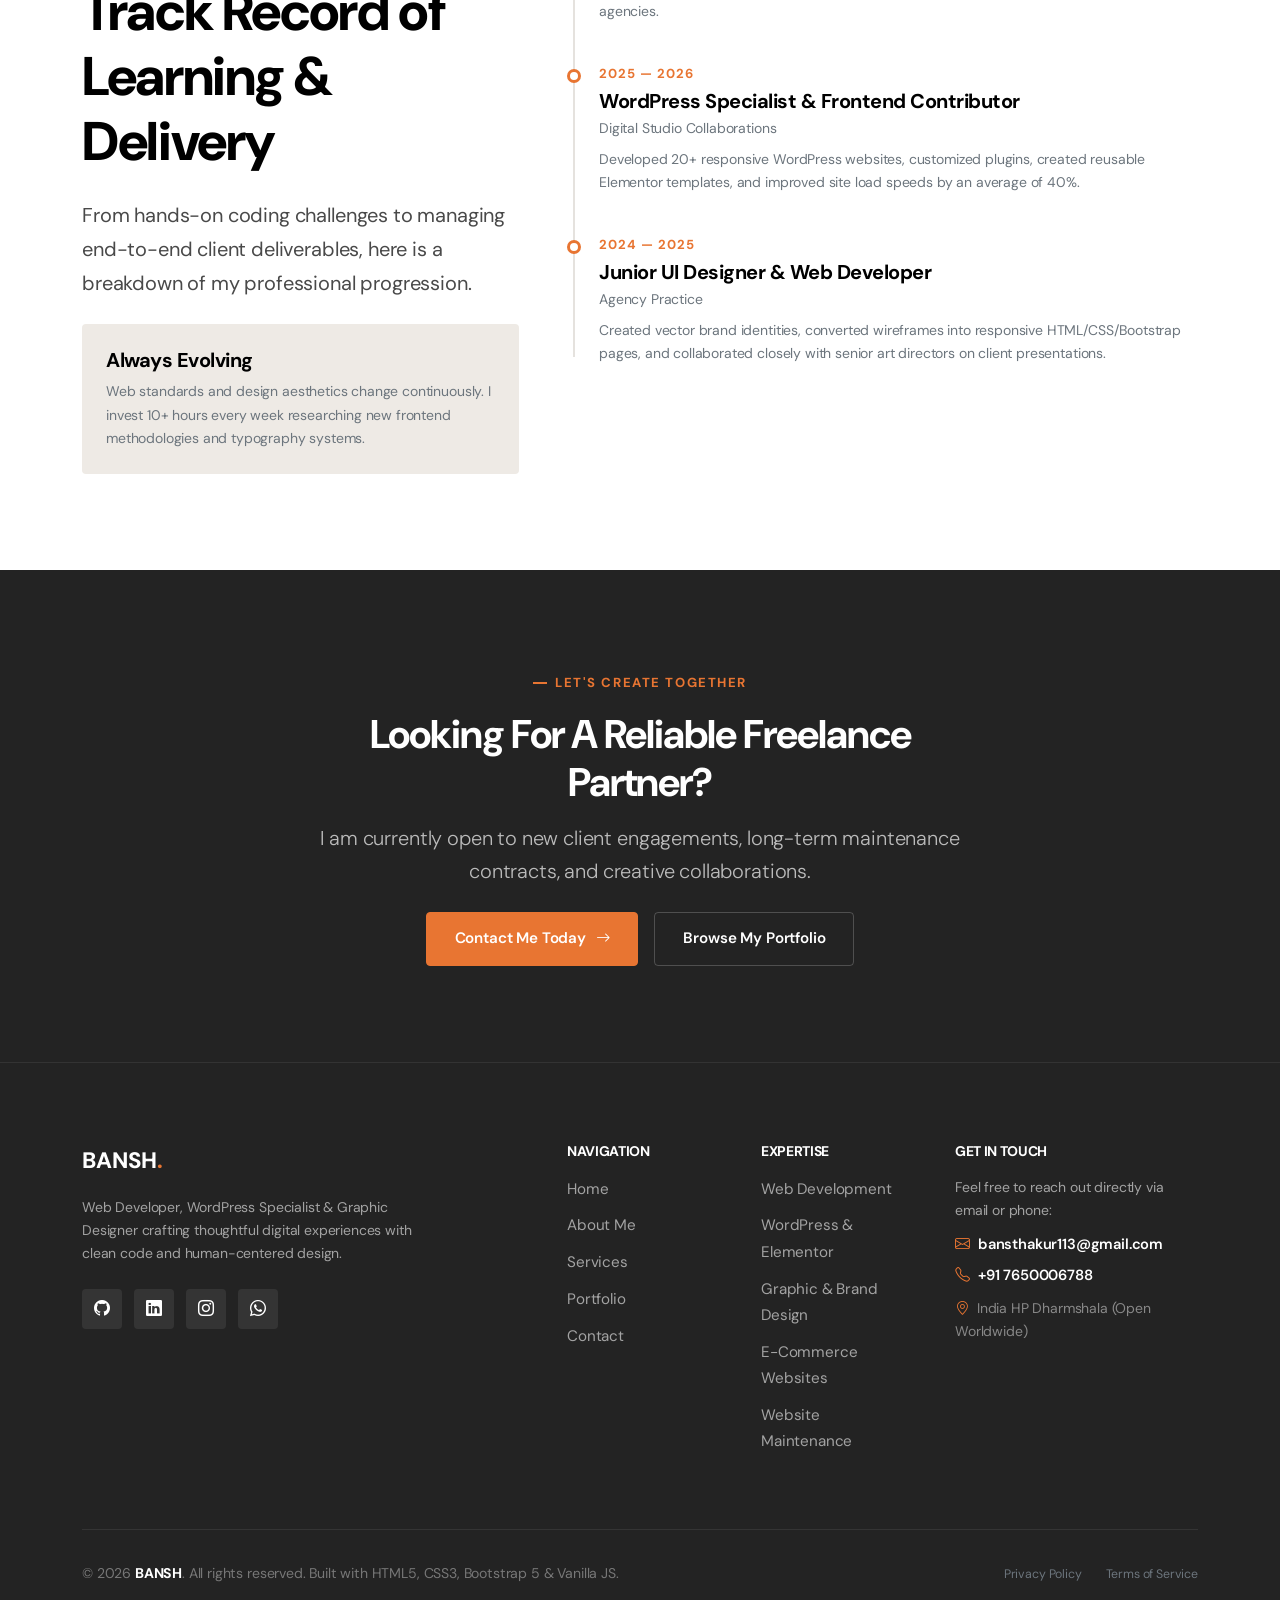
<file: about.html>
<!DOCTYPE html>
<html lang="en">
<head>
  <meta charset="UTF-8">
  <meta name="viewport" content="width=device-width, initial-scale=1.0">
  <meta name="description" content="About [YOUR NAME] - Experienced Web Developer, WordPress Developer & Graphic Designer with a passion for clean code and aesthetic interfaces.">
  <meta name="keywords" content="About Web Developer, WordPress Expert, UI UX Designer, Frontend Skills">
  <meta name="author" content="[YOUR NAME]">
  <title>About Me — BANSH | Developer &amp; Designer</title>

  <!-- Google Fonts: DM Sans & Inter -->
  <link rel="preconnect" href="https://fonts.googleapis.com">
  <link rel="preconnect" href="https://fonts.gstatic.com" crossorigin>
  <link href="https://fonts.googleapis.com/css2?family=DM+Sans:ital,opsz,wght@0,9..40,400..800;1,9..40,400..800&family=Inter:wght@300;400;500;600;700&display=swap" rel="stylesheet">

  <!-- Bootstrap 5 CSS CDN -->
  <link href="https://cdn.jsdelivr.net/npm/bootstrap@5.3.3/dist/css/bootstrap.min.css" rel="stylesheet">
  <!-- Bootstrap Icons CDN -->
  <link rel="stylesheet" href="https://cdn.jsdelivr.net/npm/bootstrap-icons@1.11.3/font/bootstrap-icons.min.css">
  <!-- Font Awesome for Tech Brand Icons -->
  <link rel="stylesheet" href="https://cdnjs.cloudflare.com/ajax/libs/font-awesome/6.5.1/css/all.min.css">

  <!-- Custom Main Stylesheet -->
  <link rel="stylesheet" href="assets/css/style.css">
</head>
<body>

  <!-- =========================================================================
       HEADER / NAVIGATION
       ========================================================================= -->
  <header>
    <nav class="navbar navbar-expand-lg site-navbar" id="mainNavbar">
      <div class="container">
        <!-- Logo / Name -->
        <a class="navbar-brand" href="index.html">
          <!-- [YOUR NAME] -->
          <span>BANSH</span><span class="brand-dot">.</span>
        </a>

        <!-- Mobile Hamburger Toggle -->
        <button class="navbar-toggler" type="button" data-bs-toggle="collapse" data-bs-target="#portfolioNav" aria-controls="portfolioNav" aria-expanded="false" aria-label="Toggle navigation">
          <i class="bi bi-list fs-4"></i>
        </button>

        <!-- Navigation Links -->
        <div class="collapse navbar-collapse" id="portfolioNav">
          <ul class="navbar-nav ms-auto align-items-lg-center gap-lg-2">
            <li class="nav-item">
              <a class="nav-link" href="index.html">Home</a>
            </li>
            <li class="nav-item">
              <a class="nav-link active" aria-current="page" href="about.html">About</a>
            </li>
            <li class="nav-item">
              <a class="nav-link" href="services.html">Services</a>
            </li>
            <li class="nav-item">
              <a class="nav-link" href="portfolio.html">Portfolio</a>
            </li>
            <li class="nav-item">
              <a class="nav-link" href="contact.html">Contact</a>
            </li>
            <li class="nav-item ms-lg-3 mt-3 mt-lg-0">
              <a class="btn-custom btn-custom-primary" href="contact.html">
                <span>Hire Me</span>
                <i class="bi bi-arrow-right"></i>
              </a>
            </li>
          </ul>
        </div>
      </div>
    </nav>
  </header>

  <!-- =========================================================================
       MAIN CONTENT
       ========================================================================= -->
  <main>

    <!-- -----------------------------------------------------------------------
         PAGE HEADER BANNER
         ----------------------------------------------------------------------- -->
    <section class="page-hero-banner">
      <div class="container">
        <div class="row">
          <div class="col-lg-8">
            <span class="eyebrow-label">About The Creator</span>
            <h1 class="section-title-large mb-3">Bridging Design Elegance with Frontend Precision</h1>
            <p class="editorial-lead mb-0">
              A curious web developer, WordPress architect, and graphic designer dedicated to building purposeful digital solutions for forward-thinking brands.
            </p>
          </div>
        </div>
      </div>
    </section>

    <!-- -----------------------------------------------------------------------
         PERSONAL INTRODUCTION & STORY
         ----------------------------------------------------------------------- -->
    <section class="section-padding">
      <div class="container">
        <div class="row g-5 align-items-center">
          <!-- Large Profile Image -->
          <div class="col-lg-5">
            <div class="hero-image-frame shadow-sm">
              <!-- [REPLACE WITH YOUR IMAGE: assets/images/profile-about.jpg] -->
              <img src="assets/images/about-main-image.jpeg" alt="about-main-image" class="img-fluid">
            </div>
            <!-- Quick Personal Facts -->
            <div class="mt-4 p-4 bg-surface-white border border-light rounded-1">
              <div class="d-flex justify-content-between py-2 border-bottom border-light-subtle">
                <span class="text-secondary small fw-semibold">Location:</span>
                <!-- [YOUR LOCATION] -->
                <span class="text-dark small fw-bold">India HP Dharmshala (Remote Worldwide)</span>
              </div>
              <div class="d-flex justify-content-between py-2 border-bottom border-light-subtle">
                <span class="text-secondary small fw-semibold">Experience:</span>
                <span class="text-dark small fw-bold">2+ Years Designing &amp; Coding</span>
              </div>
              <div class="d-flex justify-content-between py-2 border-bottom border-light-subtle">
                <span class="text-secondary small fw-semibold">Availability:</span>
                <span class="text-success small fw-bold"><i class="bi bi-circle-fill me-1 small"></i> Freelance &amp; Contract</span>
              </div>
              <div class="d-flex justify-content-between pt-2">
                <span class="text-secondary small fw-semibold">Languages:</span>
                <span class="text-dark small fw-bold">English , Hindi</span>
              </div>
            </div>
          </div>

          <!-- Story & Philosophy -->
          <div class="col-lg-7">
            <span class="eyebrow-label">My Story</span>
            <h2 class="section-title-medium mb-4">Crafting for the Web with Passion &amp; Purpose</h2>
            
            <p>
              Hello! I'm <strong class="text-dark">BANSH</strong>. My journey started at the intersection of visual art and computer science. What fascinated me from day one was how thoughtful code combined with good typography could solve tangible problems for businesses and people.
            </p>

            <p>
              Over the last 2+ years, I have worked with entrepreneurs, startups, and creative agencies worldwide. Whether crafting a tailored <strong>WordPress</strong> website that empowers business owners to manage content effortlessly, or building a bespoke <strong>frontend web experience</strong> using pure semantic HTML, CSS, and Bootstrap, my goal is always the same: delivering digital products that are fast, intuitive, and visually memorable.
            </p>

            <p>
              When I'm not writing clean markup or fine-tuning vectors in Figma and Illustrator, I'm exploring modern design trends, optimizing performance benchmarks, and mentoring fellow developers.
            </p>

            <!-- Action Buttons: Download Resume & Contact -->
            <div class="d-flex flex-wrap gap-3 mt-4 pt-2">
              <!-- [REPLACE WITH YOUR RESUME LINK: e.g., assets/docs/resume.pdf] -->
              <a href="assets/images/banshresume.pdf" class="btn-custom btn-custom-primary">
                <i class="bi bi-file-earmark-arrow-down"></i>
                <span>Download Resume (PDF)</span>
              </a>
              <a href="contact.html" class="btn-custom btn-custom-outline">
                <i class="bi bi-chat-text"></i>
                <span>Get In Touch</span>
              </a>
            </div>
          </div>
        </div>
      </div>
    </section>

    <!-- -----------------------------------------------------------------------
         SKILLS SECTION (Modern Elegant Indicators)
         ----------------------------------------------------------------------- -->
    <section class="section-padding bg-surface-white border-top border-bottom border-light" id="skills-section">
      <div class="container">
        <div class="row align-items-end justify-content-between mb-5">
          <div class="col-lg-6">
            <span class="eyebrow-label">Technical Proficiency</span>
            <h2 class="section-title-large mb-2">Skills &amp; Competencies</h2>
            <p class="editorial-lead mb-0">Carefully honed capabilities across development, CMS platforms, and graphic design.</p>
          </div>
          <div class="col-lg-5 text-lg-end mt-3 mt-lg-0">
            <p class="small text-secondary mb-0">Continuously updated with modern frontend standards and best practices.</p>
          </div>
        </div>

        <div class="row g-5">
          <!-- Development Skills Column -->
          <div class="col-lg-6">
            <h4 class="fw-bold mb-4 pb-2 border-bottom border-light d-flex align-items-center gap-2">
              <i class="bi bi-code-square text-accent-orange" style="color: var(--accent-orange);"></i>
              <span>Frontend &amp; CMS Development</span>
            </h4>

            <!-- HTML5 -->
            <div class="skill-item">
              <div class="skill-info">
                <span class="skill-name">HTML5 (Semantic &amp; Accessible)</span>
                <span class="skill-pct">95%</span>
              </div>
              <div class="skill-track">
                <div class="skill-fill" data-width="95%"></div>
              </div>
            </div>

            <!-- CSS3 -->
            <div class="skill-item">
              <div class="skill-info">
                <span class="skill-name">CSS3 (Flexbox, Grid, Custom Properties)</span>
                <span class="skill-pct">92%</span>
              </div>
              <div class="skill-track">
                <div class="skill-fill" data-width="92%"></div>
              </div>
            </div>

            <!-- JavaScript -->
            <div class="skill-item">
              <div class="skill-info">
                <span class="skill-name">Vanilla JavaScript (DOM, ES6+)</span>
                <span class="skill-pct">85%</span>
              </div>
              <div class="skill-track">
                <div class="skill-fill" data-width="85%"></div>
              </div>
            </div>

            <!-- Bootstrap 5 -->
            <div class="skill-item">
              <div class="skill-info">
                <span class="skill-name">Bootstrap 5 Framework</span>
                <span class="skill-pct">90%</span>
              </div>
              <div class="skill-track">
                <div class="skill-fill" data-width="90%"></div>
              </div>
            </div>

            <!-- WordPress -->
            <div class="skill-item">
              <div class="skill-info">
                <span class="skill-name">WordPress CMS Architecture</span>
                <span class="skill-pct">92%</span>
              </div>
              <div class="skill-track">
                <div class="skill-fill" data-width="92%"></div>
              </div>
            </div>

            <!-- Elementor -->
            <div class="skill-item">
              <div class="skill-info">
                <span class="skill-name">Elementor &amp; Elementor Pro</span>
                <span class="skill-pct">95%</span>
              </div>
              <div class="skill-track">
                <div class="skill-fill" data-width="95%"></div>
              </div>
            </div>
          </div>

          <!-- Design & Creative Skills Column -->
          <div class="col-lg-6">
            <h4 class="fw-bold mb-4 pb-2 border-bottom border-light d-flex align-items-center gap-2">
              <i class="bi bi-brush text-accent-orange" style="color: var(--accent-orange);"></i>
              <span>UI/UX &amp; Graphic Design</span>
            </h4>

            <!-- Figma -->
            <div class="skill-item">
              <div class="skill-info">
                <span class="skill-name">Figma (UI/UX Wireframing &amp; Prototyping)</span>
                <span class="skill-pct">88%</span>
              </div>
              <div class="skill-track">
                <div class="skill-fill" data-width="88%"></div>
              </div>
            </div>

            <!-- Adobe Photoshop -->
            <div class="skill-item">
              <div class="skill-info">
                <span class="skill-name">Adobe Photoshop (Raster &amp; Photo Editing)</span>
                <span class="skill-pct">85%</span>
              </div>
              <div class="skill-track">
                <div class="skill-fill" data-width="85%"></div>
              </div>
            </div>

            <!-- Adobe Illustrator -->
            <div class="skill-item">
              <div class="skill-info">
                <span class="skill-name">Adobe Illustrator (Vector &amp; Logo Design)</span>
                <span class="skill-pct">82%</span>
              </div>
              <div class="skill-track">
                <div class="skill-fill" data-width="82%"></div>
              </div>
            </div>

            <!-- Responsive Design -->
            <div class="skill-item">
              <div class="skill-info">
                <span class="skill-name">Mobile-First &amp; Responsive Layouts</span>
                <span class="skill-pct">96%</span>
              </div>
              <div class="skill-track">
                <div class="skill-fill" data-width="96%"></div>
              </div>
            </div>

            <!-- Website Performance & SEO -->
            <div class="skill-item">
              <div class="skill-info">
                <span class="skill-name">Web Performance &amp; On-Page SEO</span>
                <span class="skill-pct">88%</span>
              </div>
              <div class="skill-track">
                <div class="skill-fill" data-width="88%"></div>
              </div>
            </div>

            <!-- Brand Identity -->
            <div class="skill-item">
              <div class="skill-info">
                <span class="skill-name">Brand Systems &amp; Visual Strategy</span>
                <span class="skill-pct">85%</span>
              </div>
              <div class="skill-track">
                <div class="skill-fill" data-width="85%"></div>
              </div>
            </div>
          </div>
        </div>
      </div>
    </section>

    <!-- -----------------------------------------------------------------------
         TOOLS & TECHNOLOGIES SECTION
         ----------------------------------------------------------------------- -->
    <section class="section-padding">
      <div class="container">
        <div class="text-center max-w-700 mx-auto mb-5" style="max-width: 650px;">
          <span class="eyebrow-label">My Daily Toolkit</span>
          <h2 class="section-title-large mb-3">Software &amp; Tools I Rely On</h2>
          <p class="editorial-lead">Modern, industry-standard development and design suites to deliver pixel-perfect results.</p>
        </div>

        <div class="row g-4">
          <!-- VS Code -->
          <div class="col-6 col-md-4 col-lg-3">
            <div class="tool-badge-card">
              <i class="fa-solid fa-code text-accent-orange" style="color: var(--accent-orange);"></i>
              <span>VS Code</span>
            </div>
          </div>

          <!-- WordPress -->
          <div class="col-6 col-md-4 col-lg-3">
            <div class="tool-badge-card">
              <i class="fa-brands fa-wordpress"></i>
              <span>WordPress</span>
            </div>
          </div>

          <!-- Elementor -->
          <div class="col-6 col-md-4 col-lg-3">
            <div class="tool-badge-card">
              <i class="fa-brands fa-elementor text-accent-orange" style="color: var(--accent-orange);"></i>
              <span>Elementor</span>
            </div>
          </div>

          <!-- Figma -->
          <div class="col-6 col-md-4 col-lg-3">
            <div class="tool-badge-card">
              <i class="fa-brands fa-figma"></i>
              <span>Figma</span>
            </div>
          </div>

          <!-- Photoshop -->
          <div class="col-6 col-md-4 col-lg-3">
            <div class="tool-badge-card">
              <i class="fa-solid fa-image text-accent-orange" style="color: var(--accent-orange);"></i>
              <span>Photoshop</span>
            </div>
          </div>

          <!-- Illustrator -->
          <div class="col-6 col-md-4 col-lg-3">
            <div class="tool-badge-card">
              <i class="fa-solid fa-bezier-curve"></i>
              <span>Illustrator</span>
            </div>
          </div>

          <!-- GitHub -->
          <div class="col-6 col-md-4 col-lg-3">
            <div class="tool-badge-card">
              <i class="fa-brands fa-github text-accent-orange" style="color: var(--accent-orange);"></i>
              <span>GitHub</span>
            </div>
          </div>

          <!-- Bootstrap -->
          <div class="col-6 col-md-4 col-lg-3">
            <div class="tool-badge-card">
              <i class="fa-brands fa-bootstrap"></i>
              <span>Bootstrap 5</span>
            </div>
          </div>
        </div>
      </div>
    </section>

    <!-- -----------------------------------------------------------------------
         PROFESSIONAL JOURNEY / TIMELINE
         ----------------------------------------------------------------------- -->
    <section class="section-padding bg-surface-white border-top border-light">
      <div class="container">
        <div class="row g-5">
          <div class="col-lg-5">
            <span class="eyebrow-label">Experience &amp; Milestones</span>
            <h2 class="section-title-large mb-4">A Consistent Track Record of Learning &amp; Delivery</h2>
            <p class="editorial-lead mb-4">
              From hands-on coding challenges to managing end-to-end client deliverables, here is a breakdown of my professional progression.
            </p>
            <div class="p-4 bg-muted-custom rounded-1">
              <h5 class="fw-bold mb-2">Always Evolving</h5>
              <p class="small text-secondary mb-0">Web standards and design aesthetics change continuously. I invest 10+ hours every week researching new frontend methodologies and typography systems.</p>
            </div>
          </div>

          <div class="col-lg-7">
            <div class="timeline-list">
              <!-- Timeline 1 -->
              <div class="timeline-entry">
                <div class="timeline-dot"></div>
                <div class="timeline-year">2026 — Present</div>
                <h4 class="fs-5 fw-bold mb-1">Independent Freelance Web Developer &amp; Designer</h4>
                <p class="text-secondary small mb-2">Self-Employed / Remote</p>
                <p class="text-secondary small mb-0">Delivering end-to-end digital solutions, custom WordPress themes, e-commerce stores, and graphic design packages for international SMBs, creative professionals, and boutique agencies.</p>
              </div>

              <!-- Timeline 2 -->
              <div class="timeline-entry">
                <div class="timeline-dot"></div>
                <div class="timeline-year">2025 — 2026</div>
                <h4 class="fs-5 fw-bold mb-1">WordPress Specialist &amp; Frontend Contributor</h4>
                <p class="text-secondary small mb-2">Digital Studio Collaborations</p>
                <p class="text-secondary small mb-0">Developed 20+ responsive WordPress websites, customized plugins, created reusable Elementor templates, and improved site load speeds by an average of 40%.</p>
              </div>

              <!-- Timeline 3 -->
              <div class="timeline-entry">
                <div class="timeline-dot"></div>
                <div class="timeline-year">2024 — 2025</div>
                <h4 class="fs-5 fw-bold mb-1">Junior UI Designer &amp; Web Developer</h4>
                <p class="text-secondary small mb-2">Agency Practice</p>
                <p class="text-secondary small mb-0">Created vector brand identities, converted wireframes into responsive HTML/CSS/Bootstrap pages, and collaborated closely with senior art directors on client presentations.</p>
              </div>
            </div>
          </div>
        </div>
      </div>
    </section>

    <!-- -----------------------------------------------------------------------
         CTA BANNER
         ----------------------------------------------------------------------- -->
    <section class="section-padding bg-dark-custom text-white">
      <div class="container text-center max-w-700 mx-auto" style="max-width: 700px;">
        <span class="eyebrow-label" style="color: var(--accent-orange);">Let's Create Together</span>
        <h2 class="display-6 fw-bold mb-3 text-white">Looking For A Reliable Freelance Partner?</h2>
        <p class="lead mb-4" style="color: #BBBBBB;">I am currently open to new client engagements, long-term maintenance contracts, and creative collaborations.</p>
        <div class="d-flex justify-content-center gap-3 flex-wrap">
          <a href="contact.html" class="btn-custom btn-custom-primary">
            <span>Contact Me Today</span>
            <i class="bi bi-arrow-right"></i>
          </a>
          <a href="portfolio.html" class="btn-custom btn-custom-outline text-white" style="border-color: rgba(255,255,255,0.2); color: #fff !important;">
            <span>Browse My Portfolio</span>
          </a>
        </div>
      </div>
    </section>

  </main>

  <!-- =========================================================================
       FOOTER
       ========================================================================= -->
  <footer class="site-footer">
    <div class="container">
      <div class="row g-5">
        <!-- Brand & Bio -->
        <div class="col-lg-4">
          <a class="footer-brand d-inline-block mb-3" href="index.html">
            <span>BANSH</span><span style="color: var(--accent-orange);">.</span>
          </a>
          <p class="small mb-4" style="color: #A3A3A3;">
            Web Developer, WordPress Specialist &amp; Graphic Designer crafting thoughtful digital experiences with clean code and human-centered design.
          </p>
          <div class="footer-social-links">
            <a href="https://github.com/bansh-live" target="_blank" rel="noopener noreferrer" class="social-icon-btn" aria-label="GitHub Profile">
              <i class="bi bi-github"></i>
            </a>
            <a href="https://www.linkedin.com/in/bansh-choudhary-53068441b/" target="_blank" rel="noopener noreferrer" class="social-icon-btn" aria-label="LinkedIn Profile">
              <i class="bi bi-linkedin"></i>
            </a>
            <a href="https://instagram.com" target="_blank" rel="noopener noreferrer" class="social-icon-btn" aria-label="Instagram Profile">
              <i class="bi bi-instagram"></i>
            </a>
            <a href="https://wa.me/7650006788" target="_blank" rel="noopener noreferrer" class="social-icon-btn" aria-label="WhatsApp Contact">
              <i class="bi bi-whatsapp"></i>
            </a>
          </div>
        </div>

        <!-- Navigation Links -->
        <div class="col-6 col-lg-2 offset-lg-1">
          <h6 class="text-white fw-bold text-uppercase small mb-3 letter-spacing-1">Navigation</h6>
          <ul class="footer-link-list">
            <li><a href="index.html">Home</a></li>
            <li><a href="about.html">About Me</a></li>
            <li><a href="services.html">Services</a></li>
            <li><a href="portfolio.html">Portfolio</a></li>
            <li><a href="contact.html">Contact</a></li>
          </ul>
        </div>

        <!-- Expertise Links -->
        <div class="col-6 col-lg-2">
          <h6 class="text-white fw-bold text-uppercase small mb-3 letter-spacing-1">Expertise</h6>
          <ul class="footer-link-list">
            <li><a href="services.html">Web Development</a></li>
            <li><a href="services.html">WordPress &amp; Elementor</a></li>
            <li><a href="services.html">Graphic &amp; Brand Design</a></li>
            <li><a href="services.html">E-Commerce Websites</a></li>
            <li><a href="services.html">Website Maintenance</a></li>
          </ul>
        </div>

        <!-- Contact Quick Info -->
        <div class="col-lg-3">
          <h6 class="text-white fw-bold text-uppercase small mb-3 letter-spacing-1">Get In Touch</h6>
          <p class="small mb-2" style="color: #A3A3A3;">Feel free to reach out directly via email or phone:</p>
          <p class="mb-1"><a href="mailto:alex.morgan@example.com" class="text-white fw-semibold small"><i class="bi bi-envelope me-2" style="color: var(--accent-orange);"></i>bansthakur113@gmail.com</a></p>
          <p class="mb-1"><a href="tel:+1234567890" class="text-white fw-semibold small"><i class="bi bi-telephone me-2" style="color: var(--accent-orange);"></i>+91 7650006788</a></p>
          <p class="small mb-0 mt-2" style="color: #888888;"><i class="bi bi-geo-alt me-2" style="color: var(--accent-orange);"></i>India HP Dharmshala (Open Worldwide)</p>
        </div>
      </div>

      <div class="footer-bottom-bar d-flex flex-column flex-md-row justify-content-between align-items-center gap-3">
        <div>
          &copy; 2026 <strong class="text-white">BANSH</strong>. All rights reserved. Built with HTML5, CSS3, Bootstrap 5 &amp; Vanilla JS.
        </div>
        <div class="d-flex gap-4">
          <a href="contact.html" class="text-secondary small">Privacy Policy</a>
          <a href="contact.html" class="text-secondary small">Terms of Service</a>
        </div>
      </div>
    </div>
  </footer>
  
  <!-- Back To Top Button -->
  <button id="backToTopBtn" class="back-to-top-btn" aria-label="Back to top">
    <i class="bi bi-arrow-up"></i>
  </button>

  <!-- Bootstrap 5 JS Bundle -->
  <script src="https://cdn.jsdelivr.net/npm/bootstrap@5.3.3/dist/js/bootstrap.bundle.min.js"></script>
  <!-- Custom Master Script -->
  <script src="assets/js/script.js"></script>
</body>
</html>
</file>
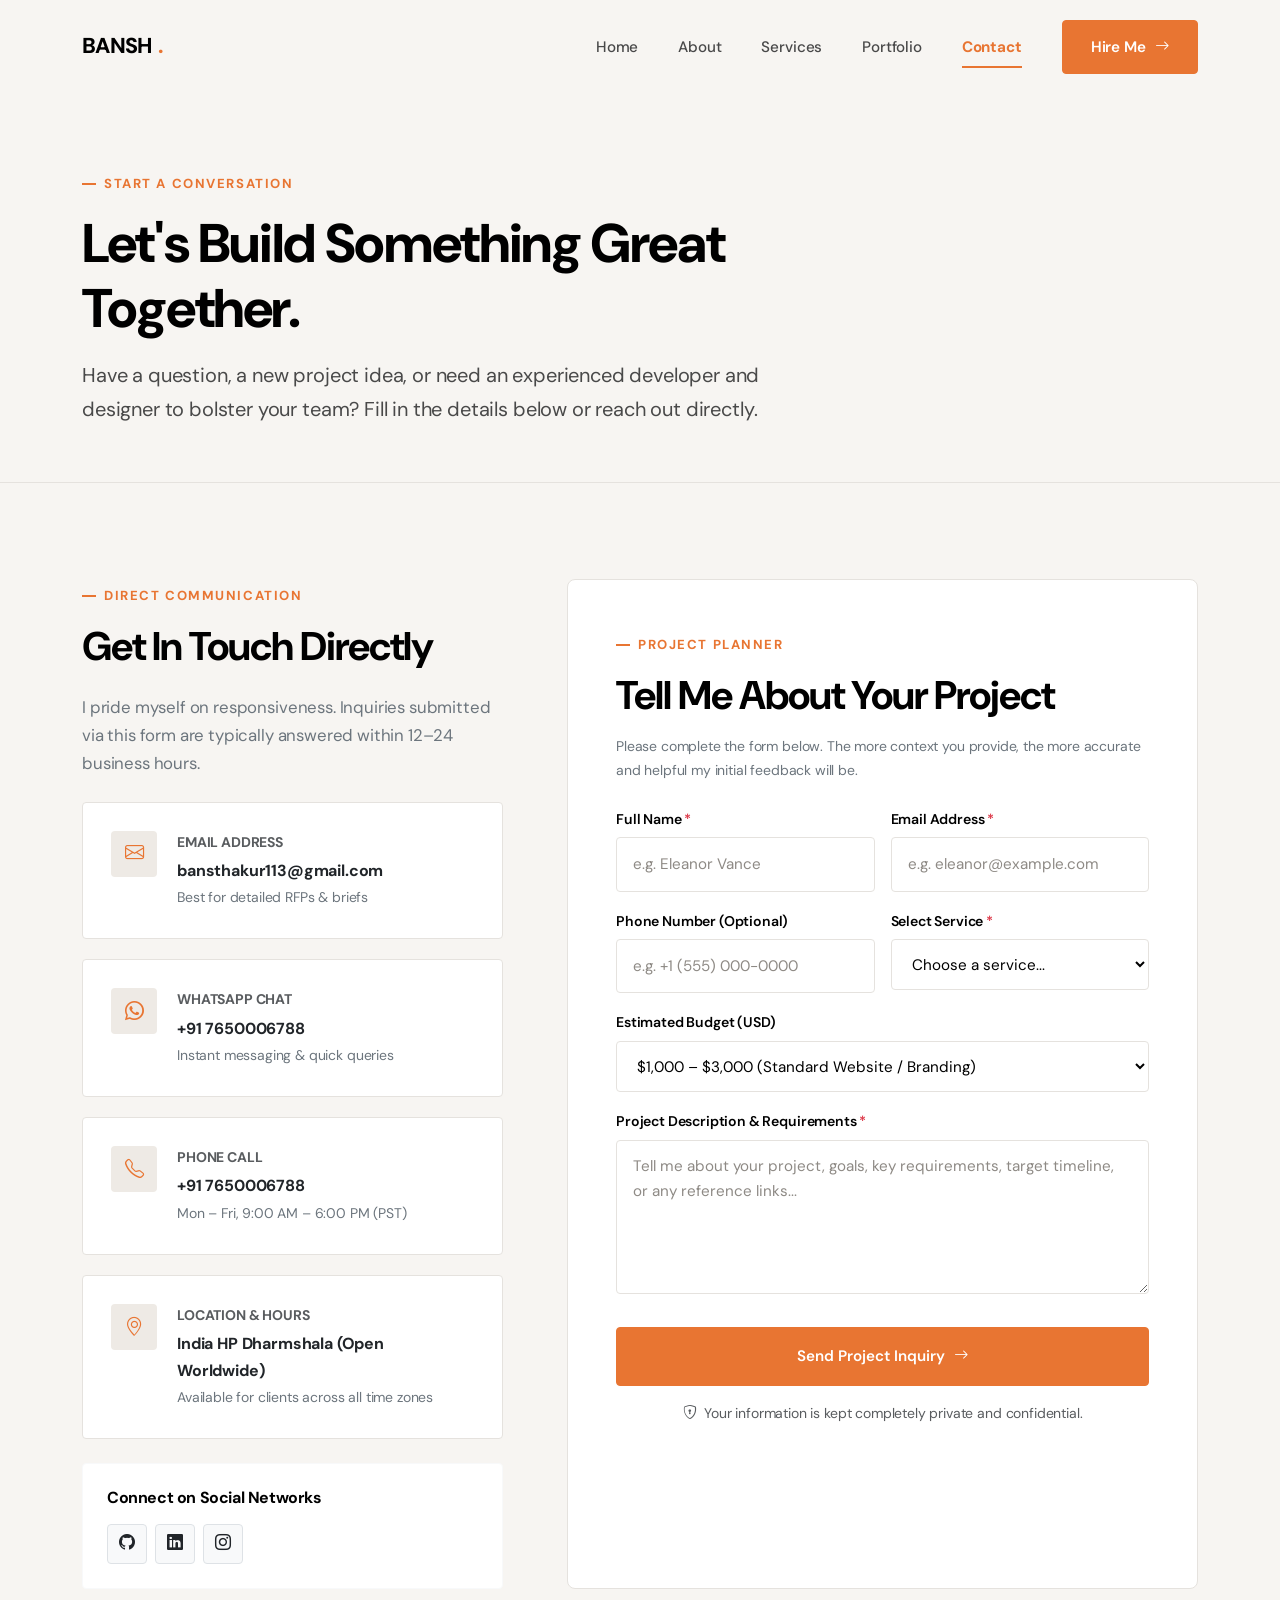
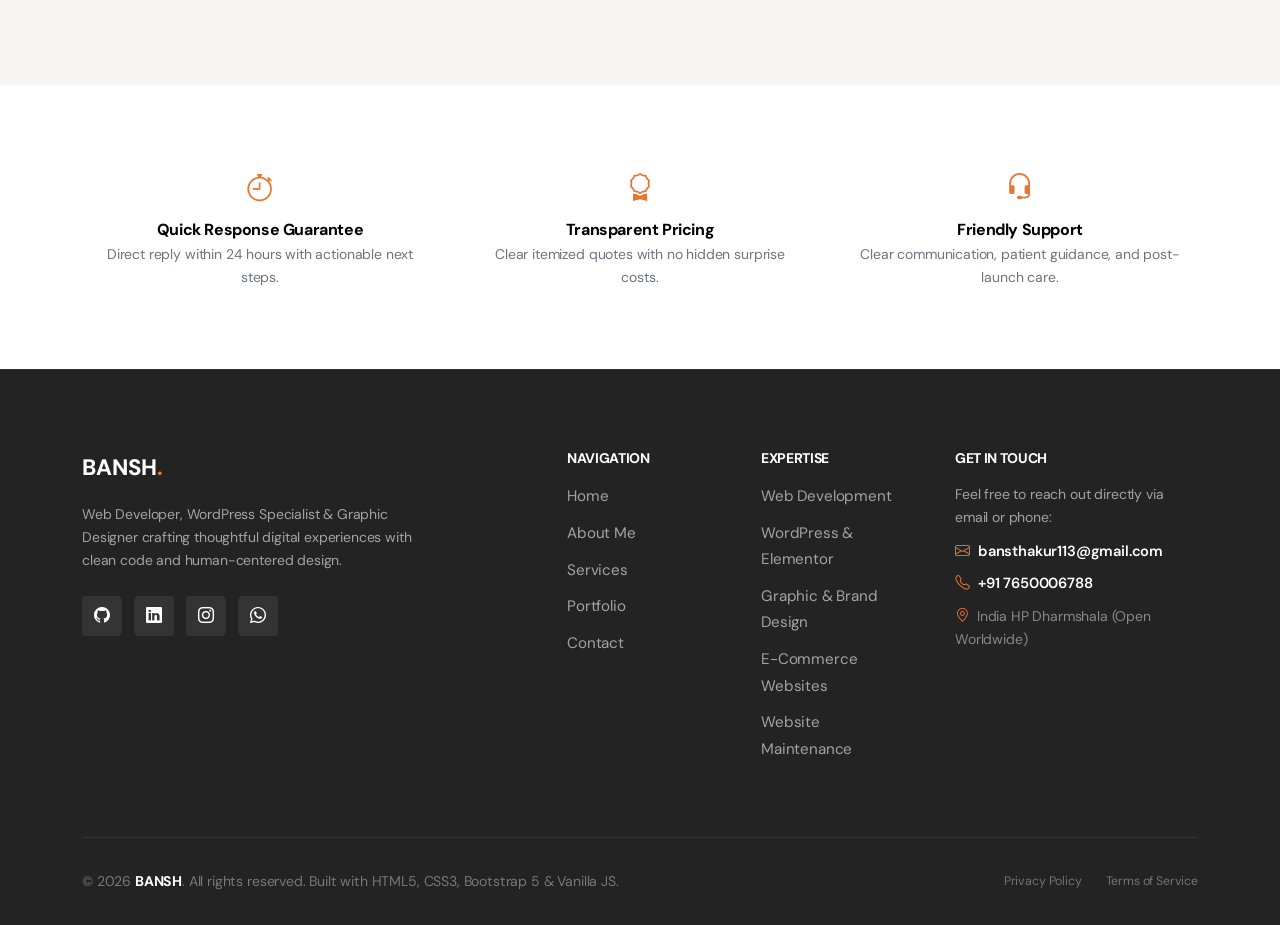
<file: contact.html>
<!DOCTYPE html>
<html lang="en">
<head>
  <meta charset="UTF-8">
  <meta name="viewport" content="width=device-width, initial-scale=1.0">
  <meta name="description" content="Contact [YOUR NAME] - Web Developer, WordPress Specialist & Graphic Designer. Let's discuss your next digital project.">
  <meta name="keywords" content="Hire Web Developer, WordPress Freelancer Contact, UI UX Designer Inquiry">
  <meta name="author" content="[YOUR NAME]">
  <title>Contact &amp; Hire — [YOUR NAME]</title>

  <!-- Google Fonts: DM Sans & Inter -->
  <link rel="preconnect" href="https://fonts.googleapis.com">
  <link rel="preconnect" href="https://fonts.gstatic.com" crossorigin>
  <link href="https://fonts.googleapis.com/css2?family=DM+Sans:ital,opsz,wght@0,9..40,400..800;1,9..40,400..800&family=Inter:wght@300;400;500;600;700&display=swap" rel="stylesheet">

  <!-- Bootstrap 5 CSS CDN -->
  <link href="https://cdn.jsdelivr.net/npm/bootstrap@5.3.3/dist/css/bootstrap.min.css" rel="stylesheet">
  <!-- Bootstrap Icons CDN -->
  <link rel="stylesheet" href="https://cdn.jsdelivr.net/npm/bootstrap-icons@1.11.3/font/bootstrap-icons.min.css">
  <!-- Font Awesome for Tech Brand Icons -->
  <link rel="stylesheet" href="https://cdnjs.cloudflare.com/ajax/libs/font-awesome/6.5.1/css/all.min.css">

  <!-- Custom Main Stylesheet -->
  <link rel="stylesheet" href="assets/css/style.css">
</head>
<body>

  <!-- =========================================================================
       HEADER / NAVIGATION
       ========================================================================= -->
  <header>
    <nav class="navbar navbar-expand-lg site-navbar" id="mainNavbar">
      <div class="container">
        <!-- Logo / Name -->
        <a class="navbar-brand" href="index.html">
          <!-- [YOUR NAME] -->
          <span>BANSH</span><span class="brand-dot">.</span>
        </a>

        <!-- Mobile Hamburger Toggle -->
        <button class="navbar-toggler" type="button" data-bs-toggle="collapse" data-bs-target="#portfolioNav" aria-controls="portfolioNav" aria-expanded="false" aria-label="Toggle navigation">
          <i class="bi bi-list fs-4"></i>
        </button>

        <!-- Navigation Links -->
        <div class="collapse navbar-collapse" id="portfolioNav">
          <ul class="navbar-nav ms-auto align-items-lg-center gap-lg-2">
            <li class="nav-item">
              <a class="nav-link" href="index.html">Home</a>
            </li>
            <li class="nav-item">
              <a class="nav-link" href="about.html">About</a>
            </li>
            <li class="nav-item">
              <a class="nav-link" href="services.html">Services</a>
            </li>
            <li class="nav-item">
              <a class="nav-link" href="portfolio.html">Portfolio</a>
            </li>
            <li class="nav-item">
              <a class="nav-link active" aria-current="page" href="contact.html">Contact</a>
            </li>
            <li class="nav-item ms-lg-3 mt-3 mt-lg-0">
              <a class="btn-custom btn-custom-primary" href="contact.html">
                <span>Hire Me</span>
                <i class="bi bi-arrow-right"></i>
              </a>
            </li>
          </ul>
        </div>
      </div>
    </nav>
  </header>

  <!-- =========================================================================
       MAIN CONTENT
       ========================================================================= -->
  <main>

    <!-- -----------------------------------------------------------------------
         CONTACT HERO BANNER
         ----------------------------------------------------------------------- -->
    <section class="page-hero-banner">
      <div class="container">
        <div class="row">
          <div class="col-lg-8">
            <span class="eyebrow-label">Start A Conversation</span>
            <h1 class="section-title-large mb-3">Let's Build Something Great Together.</h1>
            <p class="editorial-lead mb-0">
              Have a question, a new project idea, or need an experienced developer and designer to bolster your team? Fill in the details below or reach out directly.
            </p>
          </div>
        </div>
      </div>
    </section>

    <!-- -----------------------------------------------------------------------
         CONTACT SECTION (INFO & INQUIRY FORM)
         ----------------------------------------------------------------------- -->
    <section class="section-padding">
      <div class="container">
        <div class="row g-5">

          <!-- Left Column: Contact Information Cards & Channels -->
          <div class="col-lg-5">
            <div class="pe-lg-3">
              <span class="eyebrow-label">Direct Communication</span>
              <h2 class="section-title-medium mb-4">Get In Touch Directly</h2>
              <p class="text-secondary mb-4">
                I pride myself on responsiveness. Inquiries submitted via this form are typically answered within 12–24 business hours.
              </p>

              <!-- Email Card -->
              <div class="contact-info-card">
                <div class="contact-icon-box">
                  <i class="bi bi-envelope"></i>
                </div>
                <div>
                  <span class="text-muted small fw-bold text-uppercase d-block mb-1">Email Address</span>
                  <!-- [YOUR EMAIL] -->
                  <a href="mailto:bansthakur113@gmail.com" class="fw-bold text-dark fs-6 d-block">bansthakur113@gmail.com</a>
                  <span class="small text-secondary">Best for detailed RFPs &amp; briefs</span>
                </div>
              </div>

              <!-- WhatsApp Card -->
              <div class="contact-info-card">
                <div class="contact-icon-box">
                  <i class="bi bi-whatsapp"></i>
                </div>
                <div>
                  <span class="text-muted small fw-bold text-uppercase d-block mb-1">WhatsApp Chat</span>
                  <!-- [YOUR WHATSAPP] -->
                  <a href="https://wa.me/7650006788" target="_blank" rel="noopener noreferrer" class="fw-bold text-dark fs-6 d-block">+91 7650006788</a>
                  <span class="small text-secondary">Instant messaging &amp; quick queries</span>
                </div>
              </div>

              <!-- Phone Card -->
              <div class="contact-info-card">
                <div class="contact-icon-box">
                  <i class="bi bi-telephone"></i>
                </div>
                <div>
                  <span class="text-muted small fw-bold text-uppercase d-block mb-1">Phone Call</span>
                  <!-- [YOUR PHONE] -->
                  <a href="tel:+91 7650006788" class="fw-bold text-dark fs-6 d-block">+91 7650006788</a>
                  <span class="small text-secondary">Mon – Fri, 9:00 AM – 6:00 PM (PST)</span>
                </div>
              </div>

              <!-- Location & Hours Card -->
              <div class="contact-info-card">
                <div class="contact-icon-box">
                  <i class="bi bi-geo-alt"></i>
                </div>
                <div>
                  <span class="text-muted small fw-bold text-uppercase d-block mb-1">Location &amp; Hours</span>
                  <!-- [YOUR LOCATION] -->
                  <span class="fw-bold text-dark fs-6 d-block">India HP Dharmshala (Open Worldwide)</span>
                  <span class="small text-secondary">Available for clients across all time zones</span>
                </div>
              </div>

              <!-- Social Links Box -->
              <div class="p-4 bg-surface-white border border-light rounded-1 mt-4">
                <h5 class="fw-bold fs-6 mb-3">Connect on Social Networks</h5>
                <div class="d-flex gap-2">
                  <!-- [YOUR GITHUB] -->
                  <a href="https://github.com/bansh-live" target="_blank" rel="noopener noreferrer" class="social-icon-btn bg-light text-dark border" aria-label="GitHub">
                    <i class="bi bi-github"></i>
                  </a>
                  <!-- [YOUR LINKEDIN] -->
                  <a href="https://www.linkedin.com/in/bansh-choudhary-53068441b/" target="_blank" rel="noopener noreferrer" class="social-icon-btn bg-light text-dark border" aria-label="LinkedIn">
                    <i class="bi bi-linkedin"></i>
                  </a>
                  <!-- [YOUR INSTAGRAM] -->
                  <a href="https://instagram.com" target="_blank" rel="noopener noreferrer" class="social-icon-btn bg-light text-dark border" aria-label="Instagram">
                    <i class="bi bi-instagram"></i>
                  </a>
                </div>
              </div>
            </div>
          </div>

          <!-- Right Column: Premium Contact Form -->
          <div class="col-lg-7">
            <div class="editorial-card p-4 p-md-5">
              <span class="eyebrow-label">Project Planner</span>
              <h3 class="section-title-medium mb-3">Tell Me About Your Project</h3>
              <p class="text-secondary small mb-4">
                Please complete the form below. The more context you provide, the more accurate and helpful my initial feedback will be.
              </p>

              <!-- SUCCESS MESSAGE ALERT (Toggled by Vanilla JS) -->
              <div class="alert alert-success border-0 shadow-sm mb-4" id="formSuccessAlert" style="display: none; background-color: #EBF8F1; color: #1E7E34;" role="alert">
                <div class="d-flex align-items-center gap-2">
                  <i class="bi bi-check-circle-fill fs-5"></i>
                  <div>
                    <h6 class="fw-bold mb-1">Thank you! Your message was sent successfully.</h6>
                    <p class="small mb-0">I will review your project details and get back to you within 24 hours.</p>
                  </div>
                </div>
              </div>

              <!-- 
                ==================================================================
                HOW TO CONNECT FORMSPREE OR EMAILJS (BEGINNER GUIDE):
                ------------------------------------------------------------------
                Option 1 (Formspree - Recommended & Simplest):
                1. Sign up free at https://formspree.io
                2. Create a form and get your Endpoint URL (e.g. https://formspree.io/f/xyz)
                3. Update form tag to: <form action="https://formspree.io/f/YOUR_ID" method="POST">
                
                Option 2 (EmailJS):
                1. Sign up at https://www.emailjs.com/
                2. Add EmailJS SDK script and call emailjs.sendForm() in assets/js/script.js
                ================================================================== 
              -->
              <form id="contactForm" novalidate>
                <div class="row g-3">

                  <!-- Full Name -->
                  <div class="col-md-6">
                    <label for="fullName" class="form-label-custom">Full Name <span class="text-danger">*</span></label>
                    <input type="text" class="form-control-custom" id="fullName" placeholder="e.g. Eleanor Vance" required>
                    <div class="form-feedback" id="nameFeedback">Please enter your name (at least 2 characters).</div>
                  </div>

                  <!-- Email Address -->
                  <div class="col-md-6">
                    <label for="emailAddress" class="form-label-custom">Email Address <span class="text-danger">*</span></label>
                    <input type="email" class="form-control-custom" id="emailAddress" placeholder="e.g. eleanor@example.com" required>
                    <div class="form-feedback" id="emailFeedback">Please provide a valid email address.</div>
                  </div>

                  <!-- Phone Number -->
                  <div class="col-md-6">
                    <label for="phoneNumber" class="form-label-custom">Phone Number (Optional)</label>
                    <input type="tel" class="form-control-custom" id="phoneNumber" placeholder="e.g. +1 (555) 000-0000">
                  </div>

                  <!-- Select Service -->
                  <div class="col-md-6">
                    <label for="serviceSelect" class="form-label-custom">Select Service <span class="text-danger">*</span></label>
                    <select class="form-select-custom" id="serviceSelect" required>
                      <option value="" disabled selected>Choose a service...</option>
                      <option value="custom-dev">01. Custom Website Development</option>
                      <option value="responsive-design">02. Responsive Website Design</option>
                      <option value="wordpress-dev">03. WordPress Development</option>
                      <option value="wp-customization">04. WordPress Customization</option>
                      <option value="ecommerce">05. E-commerce Website</option>
                      <option value="landing-page">06. Landing Page Development</option>
                      <option value="graphic-design">07. Graphic Design</option>
                      <option value="logo-design">08. Logo Design &amp; Brand Identity</option>
                      <option value="social-media">09. Social Media Design</option>
                      <option value="maintenance">10. Website Maintenance Retainer</option>
                      <option value="other">Other / Consultation</option>
                    </select>
                    <div class="form-feedback" id="serviceFeedback">Please select a service category.</div>
                  </div>

                  <!-- Project Budget -->
                  <div class="col-12">
                    <label for="projectBudget" class="form-label-custom">Estimated Budget (USD)</label>
                    <select class="form-select-custom" id="projectBudget">
                      <option value="under-1k">&lt; $1,000 (Small Task / Fix / Graphic Design)</option>
                      <option value="1k-3k" selected>$1,000 – $3,000 (Standard Website / Branding)</option>
                      <option value="3k-5k">$3,000 – $5,000 (Comprehensive Custom Site / E-Commerce)</option>
                      <option value="5k-plus">$5,000+ (Full Brand Overhaul &amp; Complex Web App)</option>
                    </select>
                  </div>

                  <!-- Project Description -->
                  <div class="col-12">
                    <label for="projectDescription" class="form-label-custom">Project Description &amp; Requirements <span class="text-danger">*</span></label>
                    <textarea class="form-control-custom" id="projectDescription" rows="5" placeholder="Tell me about your project, goals, key requirements, target timeline, or any reference links..." required></textarea>
                    <div class="form-feedback" id="messageFeedback">Please write a brief summary of your project (at least 10 characters).</div>
                  </div>

                  <!-- Submit Button -->
                  <div class="col-12 mt-4">
                    <button type="submit" class="btn-custom btn-custom-primary w-100 py-3">
                      <span>Send Project Inquiry</span>
                      <i class="bi bi-arrow-right"></i>
                    </button>
                    <p class="text-muted small text-center mt-3 mb-0">
                      <i class="bi bi-shield-lock me-1"></i> Your information is kept completely private and confidential.
                    </p>
                  </div>

                </div>
              </form>
            </div>
          </div>

        </div>
      </div>
    </section>

    <!-- -----------------------------------------------------------------------
         CLIENT REASSURANCE BANNER
         ----------------------------------------------------------------------- -->
    <section class="section-padding-sm bg-surface-white border-top border-light">
      <div class="container">
        <div class="row g-4 text-center">
          <div class="col-md-4">
            <div class="p-3">
              <i class="bi bi-stopwatch text-accent-orange fs-3 mb-2 d-inline-block" style="color: var(--accent-orange);"></i>
              <h5 class="fw-bold fs-6 mb-1">Quick Response Guarantee</h5>
              <p class="small text-secondary mb-0">Direct reply within 24 hours with actionable next steps.</p>
            </div>
          </div>
          <div class="col-md-4">
            <div class="p-3">
              <i class="bi bi-award text-accent-orange fs-3 mb-2 d-inline-block" style="color: var(--accent-orange);"></i>
              <h5 class="fw-bold fs-6 mb-1">Transparent Pricing</h5>
              <p class="small text-secondary mb-0">Clear itemized quotes with no hidden surprise costs.</p>
            </div>
          </div>
          <div class="col-md-4">
            <div class="p-3">
              <i class="bi bi-headset text-accent-orange fs-3 mb-2 d-inline-block" style="color: var(--accent-orange);"></i>
              <h5 class="fw-bold fs-6 mb-1">Friendly Support</h5>
              <p class="small text-secondary mb-0">Clear communication, patient guidance, and post-launch care.</p>
            </div>
          </div>
        </div>
      </div>
    </section>

  </main>

  <!-- =========================================================================
       FOOTER
       ========================================================================= -->
  <footer class="site-footer">
    <div class="container">
      <div class="row g-5">
        <!-- Brand & Bio -->
        <div class="col-lg-4">
          <a class="footer-brand d-inline-block mb-3" href="index.html">
            <span>BANSH</span><span style="color: var(--accent-orange);">.</span>
          </a>
          <p class="small mb-4" style="color: #A3A3A3;">
            Web Developer, WordPress Specialist &amp; Graphic Designer crafting thoughtful digital experiences with clean code and human-centered design.
          </p>
          <div class="footer-social-links">
            <a href="https://github.com/bansh-live" target="_blank" rel="noopener noreferrer" class="social-icon-btn" aria-label="GitHub Profile">
              <i class="bi bi-github"></i>
            </a>
            <a href="https://www.linkedin.com/in/bansh-choudhary-53068441b/" target="_blank" rel="noopener noreferrer" class="social-icon-btn" aria-label="LinkedIn Profile">
              <i class="bi bi-linkedin"></i>
            </a>
            <a href="https://instagram.com" target="_blank" rel="noopener noreferrer" class="social-icon-btn" aria-label="Instagram Profile">
              <i class="bi bi-instagram"></i>
            </a>
            <a href="https://wa.me/7650006788" target="_blank" rel="noopener noreferrer" class="social-icon-btn" aria-label="WhatsApp Contact">
              <i class="bi bi-whatsapp"></i>
            </a>
          </div>
        </div>

        <!-- Navigation Links -->
        <div class="col-6 col-lg-2 offset-lg-1">
          <h6 class="text-white fw-bold text-uppercase small mb-3 letter-spacing-1">Navigation</h6>
          <ul class="footer-link-list">
            <li><a href="index.html">Home</a></li>
            <li><a href="about.html">About Me</a></li>
            <li><a href="services.html">Services</a></li>
            <li><a href="portfolio.html">Portfolio</a></li>
            <li><a href="contact.html">Contact</a></li>
          </ul>
        </div>

        <!-- Expertise Links -->
        <div class="col-6 col-lg-2">
          <h6 class="text-white fw-bold text-uppercase small mb-3 letter-spacing-1">Expertise</h6>
          <ul class="footer-link-list">
            <li><a href="services.html">Web Development</a></li>
            <li><a href="services.html">WordPress &amp; Elementor</a></li>
            <li><a href="services.html">Graphic &amp; Brand Design</a></li>
            <li><a href="services.html">E-Commerce Websites</a></li>
            <li><a href="services.html">Website Maintenance</a></li>
          </ul>
        </div>

        <!-- Contact Quick Info -->
        <div class="col-lg-3">
          <h6 class="text-white fw-bold text-uppercase small mb-3 letter-spacing-1">Get In Touch</h6>
          <p class="small mb-2" style="color: #A3A3A3;">Feel free to reach out directly via email or phone:</p>
          <p class="mb-1"><a href="mailto:alex.morgan@example.com" class="text-white fw-semibold small"><i class="bi bi-envelope me-2" style="color: var(--accent-orange);"></i>bansthakur113@gmail.com</a></p>
          <p class="mb-1"><a href="tel:+1234567890" class="text-white fw-semibold small"><i class="bi bi-telephone me-2" style="color: var(--accent-orange);"></i>+91 7650006788</a></p>
          <p class="small mb-0 mt-2" style="color: #888888;"><i class="bi bi-geo-alt me-2" style="color: var(--accent-orange);"></i>India HP Dharmshala (Open Worldwide)</p>
        </div>
      </div>

      <div class="footer-bottom-bar d-flex flex-column flex-md-row justify-content-between align-items-center gap-3">
        <div>
          &copy; 2026 <strong class="text-white">BANSH</strong>. All rights reserved. Built with HTML5, CSS3, Bootstrap 5 &amp; Vanilla JS.
        </div>
        <div class="d-flex gap-4">
          <a href="contact.html" class="text-secondary small">Privacy Policy</a>
          <a href="contact.html" class="text-secondary small">Terms of Service</a>
        </div>
      </div>
    </div>
  </footer>


  <!-- Back To Top Button -->
  <button id="backToTopBtn" class="back-to-top-btn" aria-label="Back to top">
    <i class="bi bi-arrow-up"></i>
  </button>

  <!-- Bootstrap 5 JS Bundle -->
  <script src="https://cdn.jsdelivr.net/npm/bootstrap@5.3.3/dist/js/bootstrap.bundle.min.js"></script>
  <!-- Custom Master Script -->
  <script src="assets/js/script.js"></script>
</body>
</html>
</file>
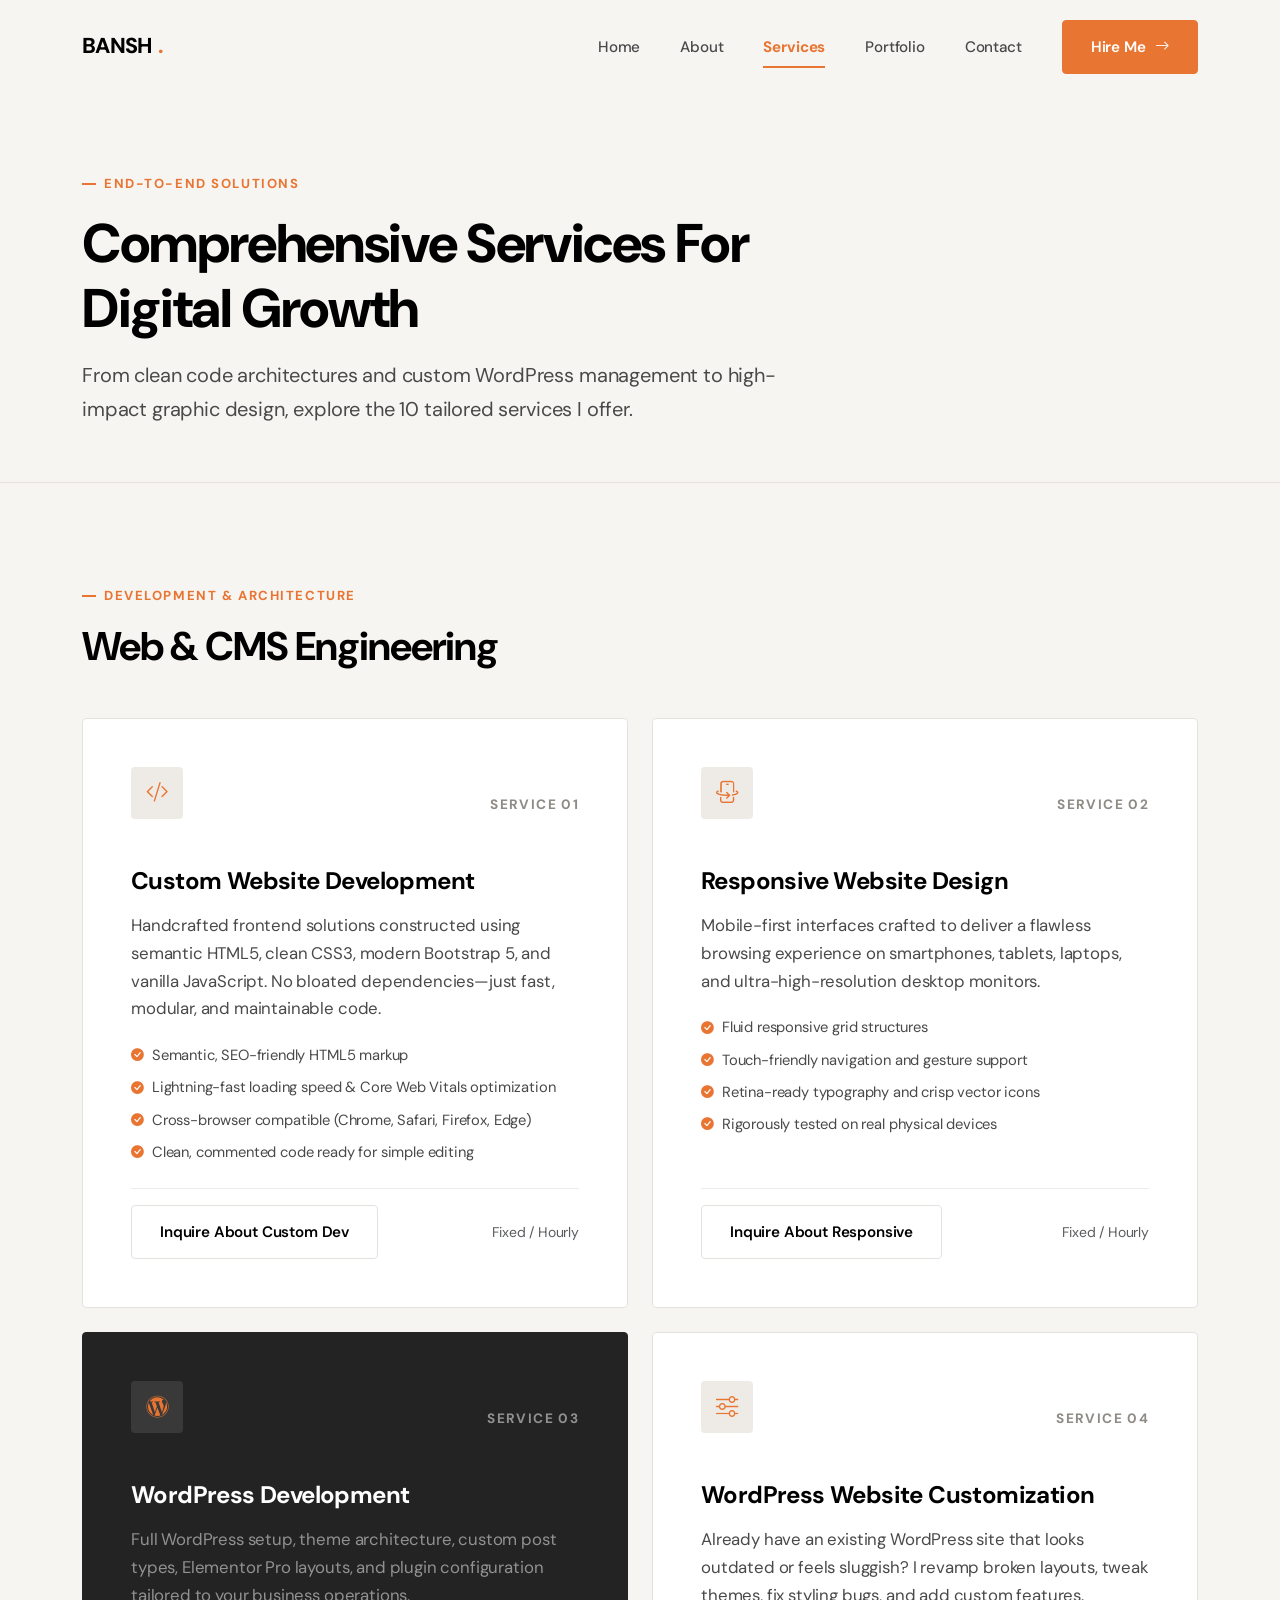
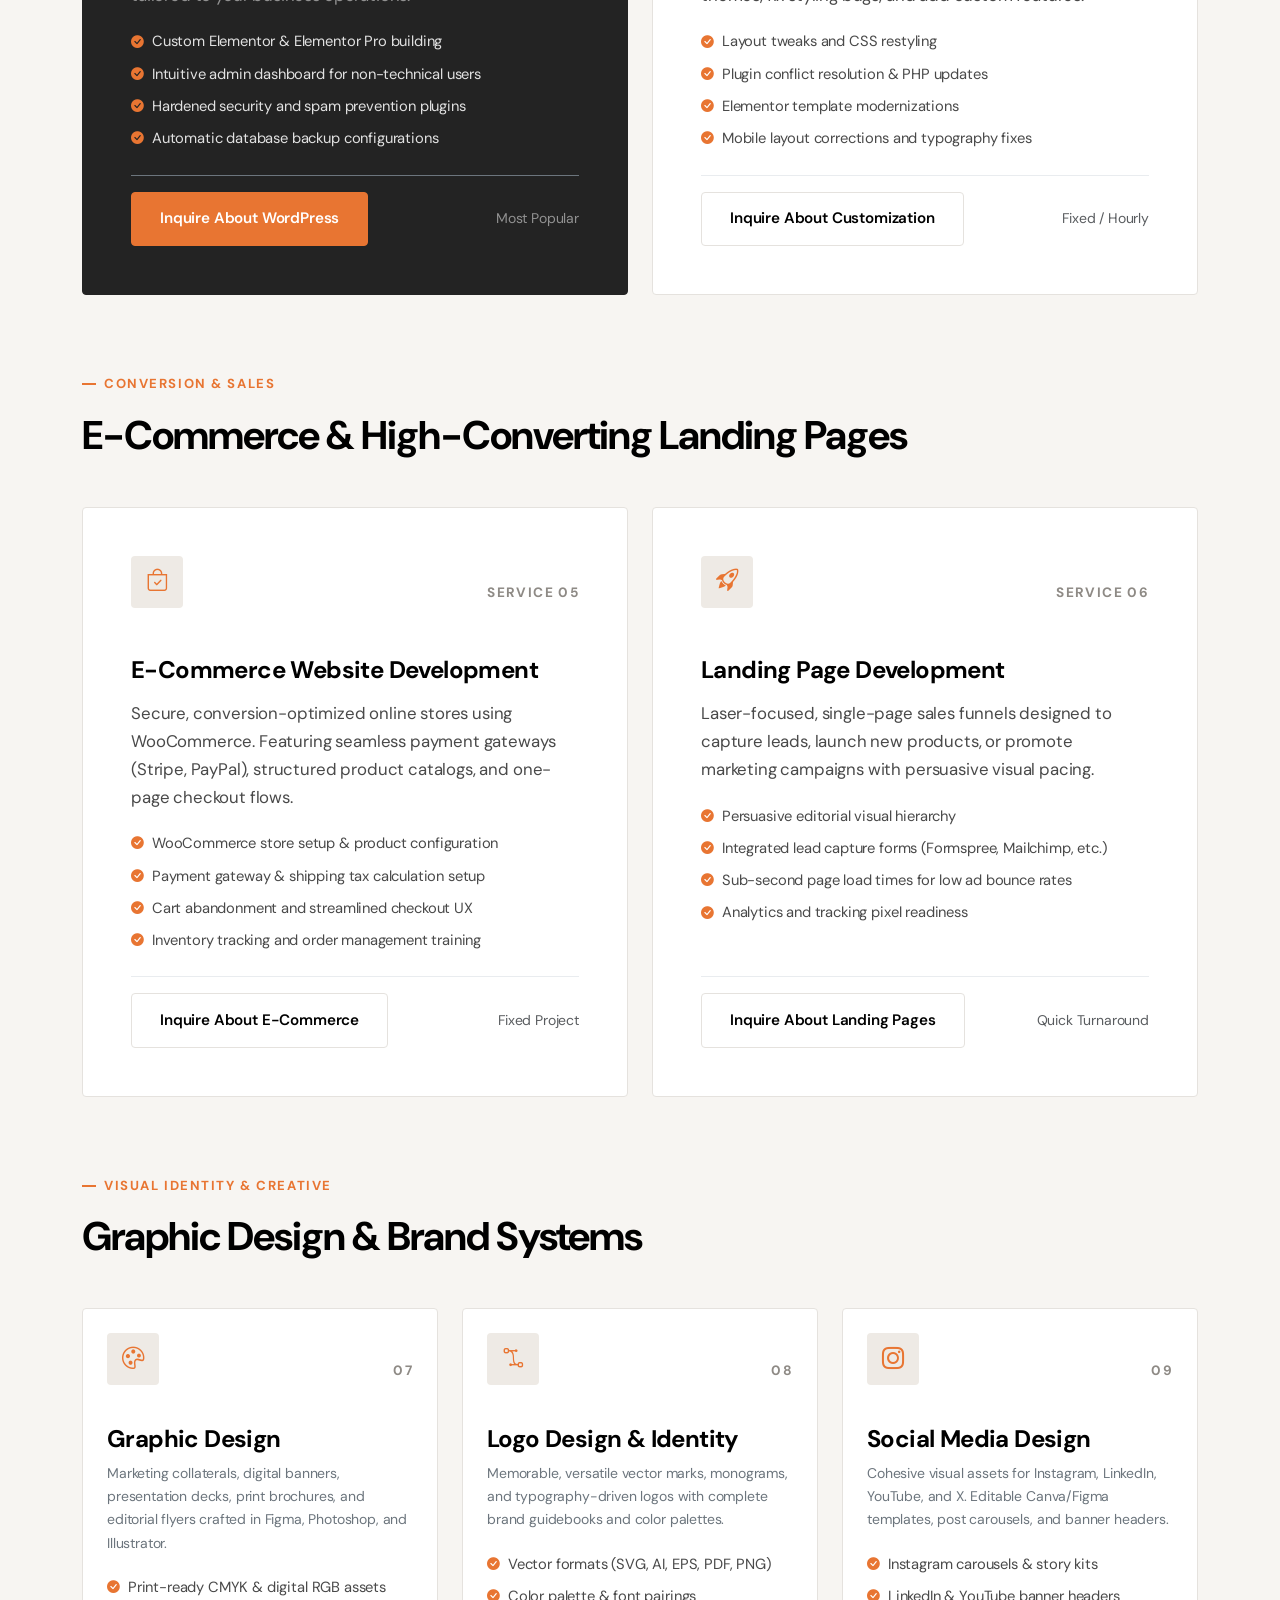
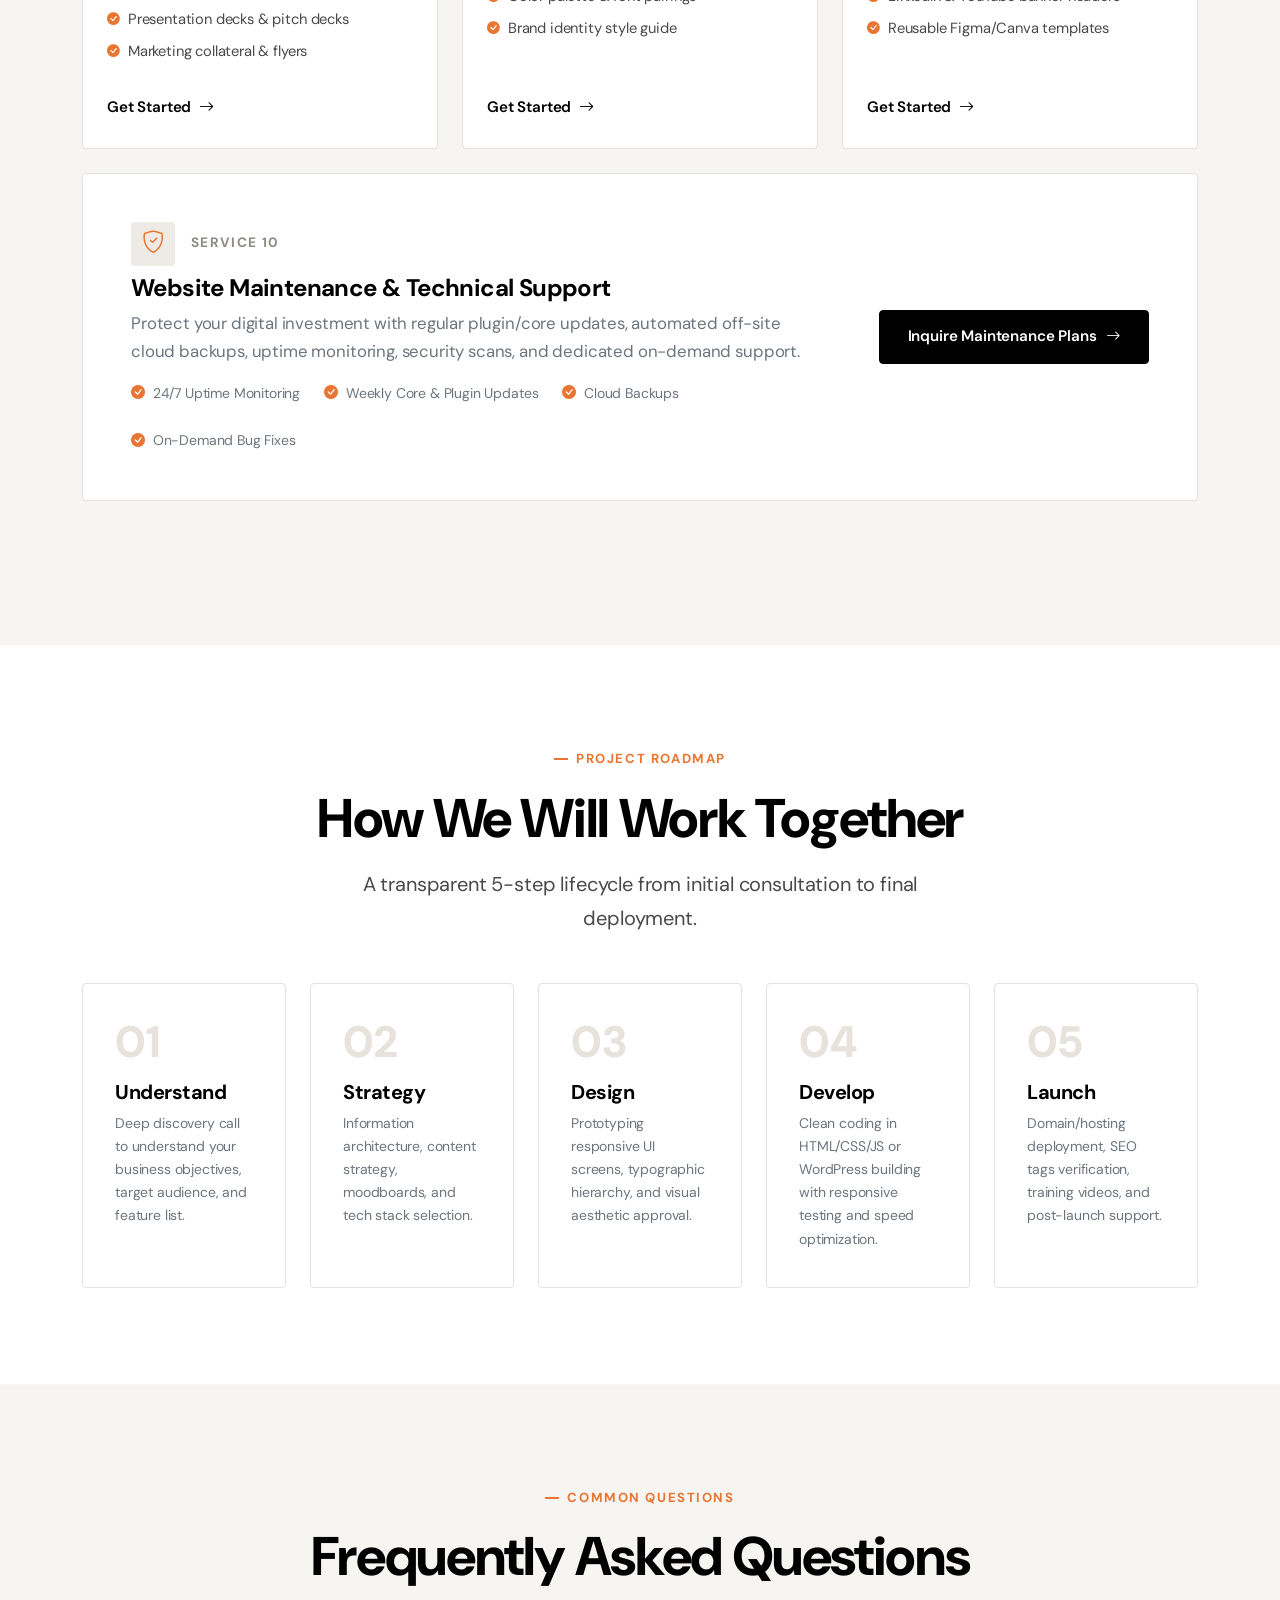
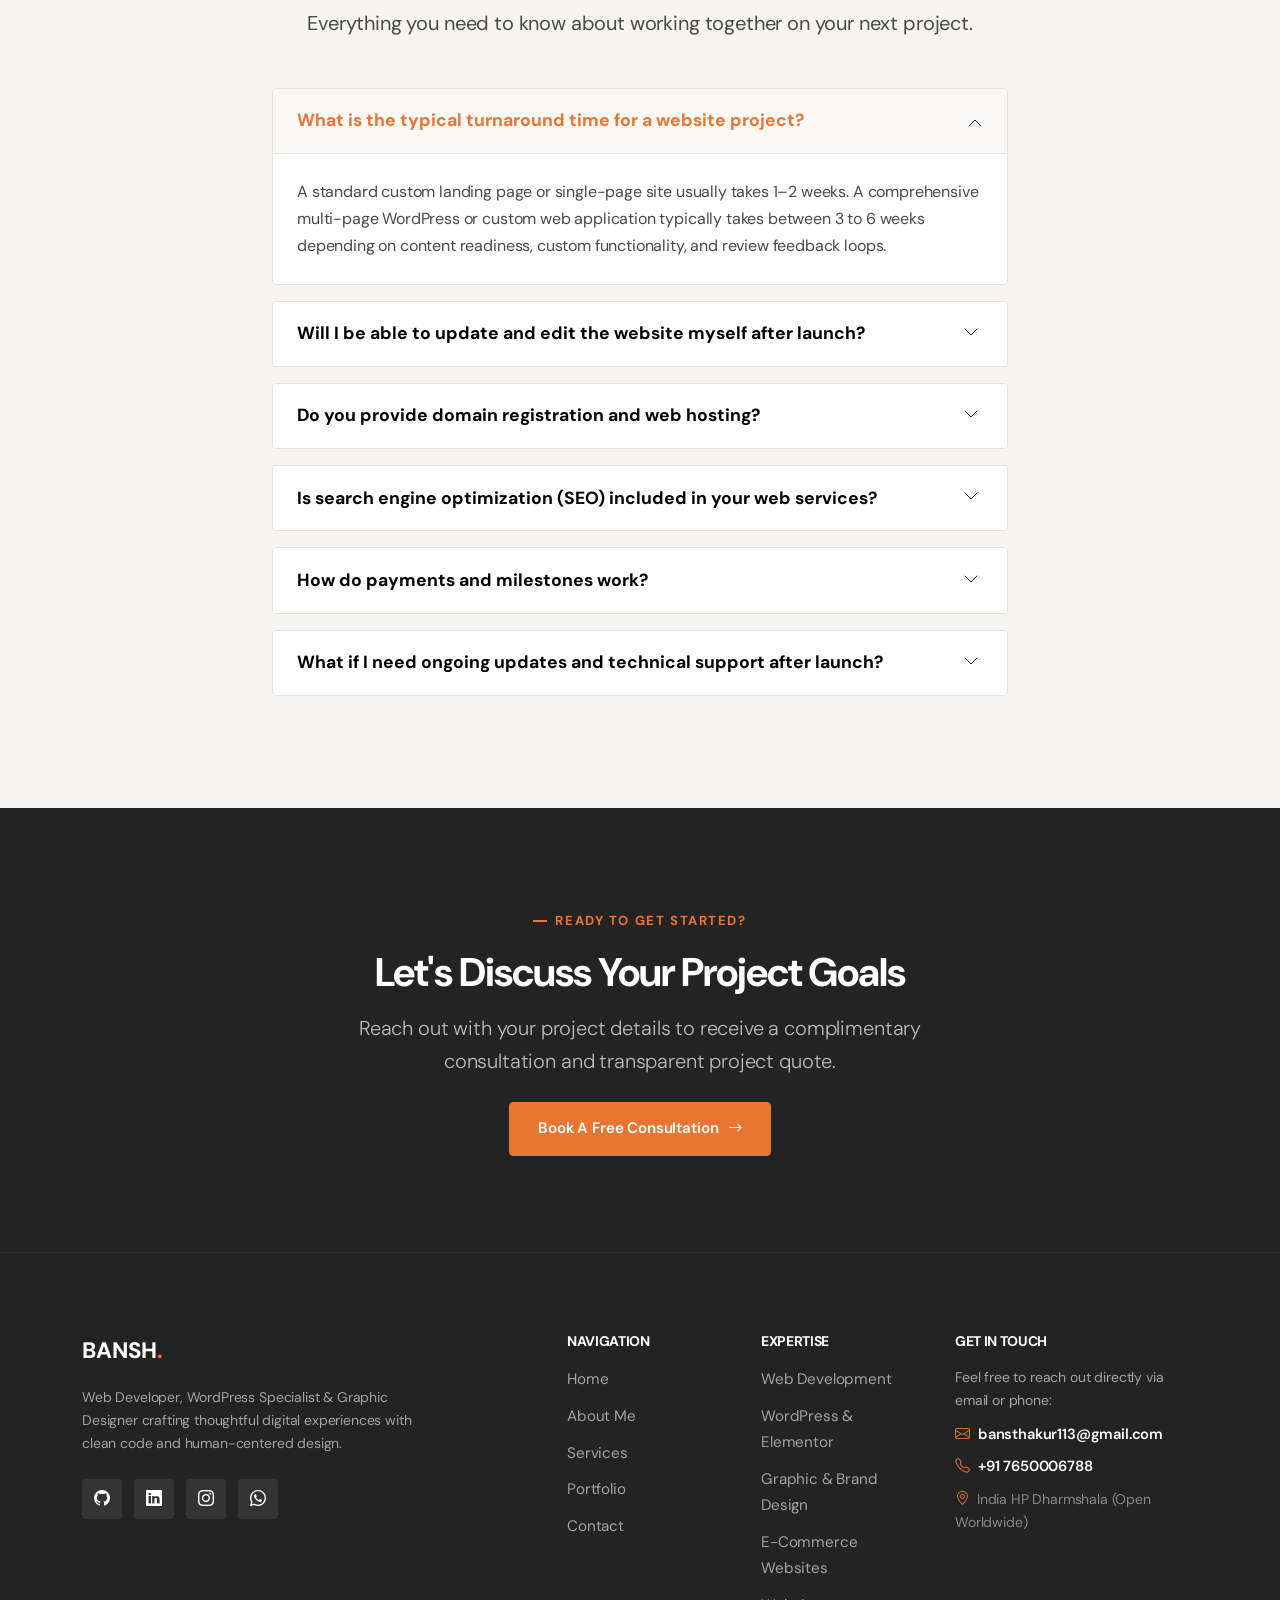
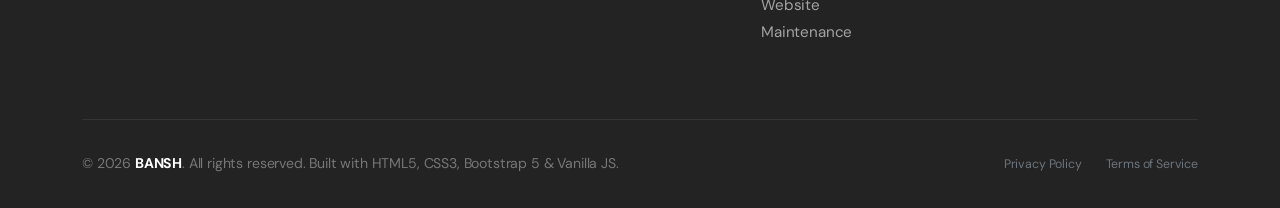
<file: services.html>
<!DOCTYPE html>
<html lang="en">
<head>
  <meta charset="UTF-8">
  <meta name="viewport" content="width=device-width, initial-scale=1.0">
  <meta name="description" content="Professional Web Development, WordPress, E-Commerce, Graphic Design, and Website Maintenance Services by [YOUR NAME].">
  <meta name="keywords" content="Freelance Web Design Services, WordPress Developer, Custom Landing Pages, E-commerce, Logo Design, Maintenance">
  <meta name="author" content="[YOUR NAME]">
  <title>Services &amp; Capabilities — [YOUR NAME]</title>

  <!-- Google Fonts: DM Sans & Inter -->
  <link rel="preconnect" href="https://fonts.googleapis.com">
  <link rel="preconnect" href="https://fonts.gstatic.com" crossorigin>
  <link href="https://fonts.googleapis.com/css2?family=DM+Sans:ital,opsz,wght@0,9..40,400..800;1,9..40,400..800&family=Inter:wght@300;400;500;600;700&display=swap" rel="stylesheet">

  <!-- Bootstrap 5 CSS CDN -->
  <link href="https://cdn.jsdelivr.net/npm/bootstrap@5.3.3/dist/css/bootstrap.min.css" rel="stylesheet">
  <!-- Bootstrap Icons CDN -->
  <link rel="stylesheet" href="https://cdn.jsdelivr.net/npm/bootstrap-icons@1.11.3/font/bootstrap-icons.min.css">
  <!-- Font Awesome for Tech Brand Icons -->
  <link rel="stylesheet" href="https://cdnjs.cloudflare.com/ajax/libs/font-awesome/6.5.1/css/all.min.css">

  <!-- Custom Main Stylesheet -->
  <link rel="stylesheet" href="assets/css/style.css">
</head>
<body>

  <!-- =========================================================================
       HEADER / NAVIGATION
       ========================================================================= -->
  <header>
    <nav class="navbar navbar-expand-lg site-navbar" id="mainNavbar">
      <div class="container">
        <!-- Logo / Name -->
        <a class="navbar-brand" href="index.html">
          <!-- [YOUR NAME] -->
          <span>BANSH</span><span class="brand-dot">.</span>
        </a>

        <!-- Mobile Hamburger Toggle -->
        <button class="navbar-toggler" type="button" data-bs-toggle="collapse" data-bs-target="#portfolioNav" aria-controls="portfolioNav" aria-expanded="false" aria-label="Toggle navigation">
          <i class="bi bi-list fs-4"></i>
        </button>

        <!-- Navigation Links -->
        <div class="collapse navbar-collapse" id="portfolioNav">
          <ul class="navbar-nav ms-auto align-items-lg-center gap-lg-2">
            <li class="nav-item">
              <a class="nav-link" href="index.html">Home</a>
            </li>
            <li class="nav-item">
              <a class="nav-link" href="about.html">About</a>
            </li>
            <li class="nav-item">
              <a class="nav-link active" aria-current="page" href="services.html">Services</a>
            </li>
            <li class="nav-item">
              <a class="nav-link" href="portfolio.html">Portfolio</a>
            </li>
            <li class="nav-item">
              <a class="nav-link" href="contact.html">Contact</a>
            </li>
            <li class="nav-item ms-lg-3 mt-3 mt-lg-0">
              <a class="btn-custom btn-custom-primary" href="contact.html">
                <span>Hire Me</span>
                <i class="bi bi-arrow-right"></i>
              </a>
            </li>
          </ul>
        </div>
      </div>
    </nav>
  </header>

  <!-- =========================================================================
       MAIN CONTENT
       ========================================================================= -->
  <main>

    <!-- -----------------------------------------------------------------------
         PAGE HERO BANNER
         ----------------------------------------------------------------------- -->
    <section class="page-hero-banner">
      <div class="container">
        <div class="row">
          <div class="col-lg-8">
            <span class="eyebrow-label">End-to-End Solutions</span>
            <h1 class="section-title-large mb-3">Comprehensive Services For Digital Growth</h1>
            <p class="editorial-lead mb-0">
              From clean code architectures and custom WordPress management to high-impact graphic design, explore the 10 tailored services I offer.
            </p>
          </div>
        </div>
      </div>
    </section>

    <!-- -----------------------------------------------------------------------
         SERVICES SECTION (10 Specialized Offerings with Varied Hierarchy)
         ----------------------------------------------------------------------- -->

    <section class="section-padding">
      <div class="container">

        <!-- CATEGORY A: WEB & CMS DEVELOPMENT (Featured Major Services) -->
        <div class="mb-5">
          <span class="eyebrow-label">Development &amp; Architecture</span>
          <h2 class="section-title-medium mb-4">Web &amp; CMS Engineering</h2>
        </div>

        <div class="row g-4 mb-5">
          <!-- 01. Custom Website Development -->
          <div class="col-lg-6">
            <div class="service-box p-4 p-md-5">
              <div>
                <div class="d-flex justify-content-between align-items-center mb-4">
                  <div class="service-icon-wrap">
                    <i class="bi bi-code-slash"></i>
                  </div>
                  <span class="service-num">SERVICE 01</span>
                </div>
                <h3 class="h4 fw-bold mb-3">Custom Website Development</h3>
                <p>
                  Handcrafted frontend solutions constructed using semantic HTML5, clean CSS3, modern Bootstrap 5, and vanilla JavaScript. No bloated dependencies—just fast, modular, and maintainable code.
                </p>
                <ul class="service-feature-list">
                  <li><i class="bi bi-check-circle-fill"></i> Semantic, SEO-friendly HTML5 markup</li>
                  <li><i class="bi bi-check-circle-fill"></i> Lightning-fast loading speed &amp; Core Web Vitals optimization</li>
                  <li><i class="bi bi-check-circle-fill"></i> Cross-browser compatible (Chrome, Safari, Firefox, Edge)</li>
                  <li><i class="bi bi-check-circle-fill"></i> Clean, commented code ready for simple editing</li>
                </ul>
              </div>
              <div class="pt-3 border-top border-light-subtle d-flex justify-content-between align-items-center">
                <a href="contact.html?service=custom-dev" class="btn-custom btn-custom-outline btn-sm">Inquire About Custom Dev</a>
                <span class="text-muted small">Fixed / Hourly</span>
              </div>
            </div>
          </div>

          <!-- 02. Responsive Website Design -->
          <div class="col-lg-6">
            <div class="service-box p-4 p-md-5">
              <div>
                <div class="d-flex justify-content-between align-items-center mb-4">
                  <div class="service-icon-wrap">
                    <i class="bi bi-phone-flip"></i>
                  </div>
                  <span class="service-num">SERVICE 02</span>
                </div>
                <h3 class="h4 fw-bold mb-3">Responsive Website Design</h3>
                <p>
                  Mobile-first interfaces crafted to deliver a flawless browsing experience on smartphones, tablets, laptops, and ultra-high-resolution desktop monitors.
                </p>
                <ul class="service-feature-list">
                  <li><i class="bi bi-check-circle-fill"></i> Fluid responsive grid structures</li>
                  <li><i class="bi bi-check-circle-fill"></i> Touch-friendly navigation and gesture support</li>
                  <li><i class="bi bi-check-circle-fill"></i> Retina-ready typography and crisp vector icons</li>
                  <li><i class="bi bi-check-circle-fill"></i> Rigorously tested on real physical devices</li>
                </ul>
              </div>
              <div class="pt-3 border-top border-light-subtle d-flex justify-content-between align-items-center">
                <a href="contact.html?service=responsive-design" class="btn-custom btn-custom-outline btn-sm">Inquire About Responsive</a>
                <span class="text-muted small">Fixed / Hourly</span>
              </div>
            </div>
          </div>

          <!-- 03. WordPress Development -->
          <div class="col-lg-6">
            <div class="service-box service-box-featured p-4 p-md-5">
              <div>
                <div class="d-flex justify-content-between align-items-center mb-4">
                  <div class="service-icon-wrap">
                    <i class="fa-brands fa-wordpress"></i>
                  </div>
                  <span class="service-num text-white-50">SERVICE 03</span>
                </div>
                <h3 class="h4 fw-bold text-white mb-3">WordPress Development</h3>
                <p class="text-white-50">
                  Full WordPress setup, theme architecture, custom post types, Elementor Pro layouts, and plugin configuration tailored to your business operations.
                </p>
                <ul class="service-feature-list">
                  <li><i class="bi bi-check-circle-fill" style="color: var(--accent-orange);"></i> Custom Elementor &amp; Elementor Pro building</li>
                  <li><i class="bi bi-check-circle-fill" style="color: var(--accent-orange);"></i> Intuitive admin dashboard for non-technical users</li>
                  <li><i class="bi bi-check-circle-fill" style="color: var(--accent-orange);"></i> Hardened security and spam prevention plugins</li>
                  <li><i class="bi bi-check-circle-fill" style="color: var(--accent-orange);"></i> Automatic database backup configurations</li>
                </ul>
              </div>
              <div class="pt-3 border-top border-secondary d-flex justify-content-between align-items-center">
                <a href="contact.html?service=wordpress-dev" class="btn-custom btn-custom-primary btn-sm">Inquire About WordPress</a>
                <span class="text-white-50 small">Most Popular</span>
              </div>
            </div>
          </div>

          <!-- 04. WordPress Website Customization -->
          <div class="col-lg-6">
            <div class="service-box p-4 p-md-5">
              <div>
                <div class="d-flex justify-content-between align-items-center mb-4">
                  <div class="service-icon-wrap">
                    <i class="bi bi-sliders"></i>
                  </div>
                  <span class="service-num">SERVICE 04</span>
                </div>
                <h3 class="h4 fw-bold mb-3">WordPress Website Customization</h3>
                <p>
                  Already have an existing WordPress site that looks outdated or feels sluggish? I revamp broken layouts, tweak themes, fix styling bugs, and add custom features.
                </p>
                <ul class="service-feature-list">
                  <li><i class="bi bi-check-circle-fill"></i> Layout tweaks and CSS restyling</li>
                  <li><i class="bi bi-check-circle-fill"></i> Plugin conflict resolution &amp; PHP updates</li>
                  <li><i class="bi bi-check-circle-fill"></i> Elementor template modernizations</li>
                  <li><i class="bi bi-check-circle-fill"></i> Mobile layout corrections and typography fixes</li>
                </ul>
              </div>
              <div class="pt-3 border-top border-light-subtle d-flex justify-content-between align-items-center">
                <a href="contact.html?service=wp-customization" class="btn-custom btn-custom-outline btn-sm">Inquire About Customization</a>
                <span class="text-muted small">Fixed / Hourly</span>
              </div>
            </div>
          </div>
        </div>

        <!-- CATEGORY B: E-COMMERCE & LANDING PAGES -->
        <div class="mb-5 pt-4">
          <span class="eyebrow-label">Conversion &amp; Sales</span>
          <h2 class="section-title-medium mb-4">E-Commerce &amp; High-Converting Landing Pages</h2>
        </div>

        <div class="row g-4 mb-5">
          <!-- 05. E-commerce Website -->
          <div class="col-lg-6">
            <div class="service-box p-4 p-md-5">
              <div>
                <div class="d-flex justify-content-between align-items-center mb-4">
                  <div class="service-icon-wrap">
                    <i class="bi bi-bag-check"></i>
                  </div>
                  <span class="service-num">SERVICE 05</span>
                </div>
                <h3 class="h4 fw-bold mb-3">E-Commerce Website Development</h3>
                <p>
                  Secure, conversion-optimized online stores using WooCommerce. Featuring seamless payment gateways (Stripe, PayPal), structured product catalogs, and one-page checkout flows.
                </p>
                <ul class="service-feature-list">
                  <li><i class="bi bi-check-circle-fill"></i> WooCommerce store setup &amp; product configuration</li>
                  <li><i class="bi bi-check-circle-fill"></i> Payment gateway &amp; shipping tax calculation setup</li>
                  <li><i class="bi bi-check-circle-fill"></i> Cart abandonment and streamlined checkout UX</li>
                  <li><i class="bi bi-check-circle-fill"></i> Inventory tracking and order management training</li>
                </ul>
              </div>
              <div class="pt-3 border-top border-light-subtle d-flex justify-content-between align-items-center">
                <a href="contact.html?service=ecommerce" class="btn-custom btn-custom-outline btn-sm">Inquire About E-Commerce</a>
                <span class="text-muted small">Fixed Project</span>
              </div>
            </div>
          </div>

          <!-- 06. Landing Page Development -->
          <div class="col-lg-6">
            <div class="service-box p-4 p-md-5">
              <div>
                <div class="d-flex justify-content-between align-items-center mb-4">
                  <div class="service-icon-wrap">
                    <i class="bi bi-rocket-takeoff"></i>
                  </div>
                  <span class="service-num">SERVICE 06</span>
                </div>
                <h3 class="h4 fw-bold mb-3">Landing Page Development</h3>
                <p>
                  Laser-focused, single-page sales funnels designed to capture leads, launch new products, or promote marketing campaigns with persuasive visual pacing.
                </p>
                <ul class="service-feature-list">
                  <li><i class="bi bi-check-circle-fill"></i> Persuasive editorial visual hierarchy</li>
                  <li><i class="bi bi-check-circle-fill"></i> Integrated lead capture forms (Formspree, Mailchimp, etc.)</li>
                  <li><i class="bi bi-check-circle-fill"></i> Sub-second page load times for low ad bounce rates</li>
                  <li><i class="bi bi-check-circle-fill"></i> Analytics and tracking pixel readiness</li>
                </ul>
              </div>
              <div class="pt-3 border-top border-light-subtle d-flex justify-content-between align-items-center">
                <a href="contact.html?service=landing-page" class="btn-custom btn-custom-outline btn-sm">Inquire About Landing Pages</a>
                <span class="text-muted small">Quick Turnaround</span>
              </div>
            </div>
          </div>
        </div>

        <!-- CATEGORY C: GRAPHIC & BRAND DESIGN -->
        <div class="mb-5 pt-4">
          <span class="eyebrow-label">Visual Identity &amp; Creative</span>
          <h2 class="section-title-medium mb-4">Graphic Design &amp; Brand Systems</h2>
        </div>

        <div class="row g-4 mb-5">
          <!-- 07. Graphic Design -->
          <div class="col-lg-4 col-md-6">
            <div class="service-box p-4">
              <div>
                <div class="d-flex justify-content-between align-items-center mb-3">
                  <div class="service-icon-wrap">
                    <i class="bi bi-palette"></i>
                  </div>
                  <span class="service-num">07</span>
                </div>
                <h4 class="fw-bold mb-2">Graphic Design</h4>
                <p class="small text-secondary">
                  Marketing collaterals, digital banners, presentation decks, print brochures, and editorial flyers crafted in Figma, Photoshop, and Illustrator.
                </p>
                <ul class="service-feature-list small">
                  <li><i class="bi bi-check-circle-fill"></i> Print-ready CMYK &amp; digital RGB assets</li>
                  <li><i class="bi bi-check-circle-fill"></i> Presentation decks &amp; pitch decks</li>
                  <li><i class="bi bi-check-circle-fill"></i> Marketing collateral &amp; flyers</li>
                </ul>
              </div>
              <a href="contact.html?service=graphic-design" class="link-arrow mt-2">Get Started <i class="bi bi-arrow-right"></i></a>
            </div>
          </div>

          <!-- 08. Logo Design -->
          <div class="col-lg-4 col-md-6">
            <div class="service-box p-4">
              <div>
                <div class="d-flex justify-content-between align-items-center mb-3">
                  <div class="service-icon-wrap">
                    <i class="bi bi-bezier2"></i>
                  </div>
                  <span class="service-num">08</span>
                </div>
                <h4 class="fw-bold mb-2">Logo Design &amp; Identity</h4>
                <p class="small text-secondary">
                  Memorable, versatile vector marks, monograms, and typography-driven logos with complete brand guidebooks and color palettes.
                </p>
                <ul class="service-feature-list small">
                  <li><i class="bi bi-check-circle-fill"></i> Vector formats (SVG, AI, EPS, PDF, PNG)</li>
                  <li><i class="bi bi-check-circle-fill"></i> Color palette &amp; font pairings</li>
                  <li><i class="bi bi-check-circle-fill"></i> Brand identity style guide</li>
                </ul>
              </div>
              <a href="contact.html?service=logo-design" class="link-arrow mt-2">Get Started <i class="bi bi-arrow-right"></i></a>
            </div>
          </div>

          <!-- 09. Social Media Design -->
          <div class="col-lg-4 col-md-6">
            <div class="service-box p-4">
              <div>
                <div class="d-flex justify-content-between align-items-center mb-3">
                  <div class="service-icon-wrap">
                    <i class="bi bi-instagram"></i>
                  </div>
                  <span class="service-num">09</span>
                </div>
                <h4 class="fw-bold mb-2">Social Media Design</h4>
                <p class="small text-secondary">
                  Cohesive visual assets for Instagram, LinkedIn, YouTube, and X. Editable Canva/Figma templates, post carousels, and banner headers.
                </p>
                <ul class="service-feature-list small">
                  <li><i class="bi bi-check-circle-fill"></i> Instagram carousels &amp; story kits</li>
                  <li><i class="bi bi-check-circle-fill"></i> LinkedIn &amp; YouTube banner headers</li>
                  <li><i class="bi bi-check-circle-fill"></i> Reusable Figma/Canva templates</li>
                </ul>
              </div>
              <a href="contact.html?service=social-media" class="link-arrow mt-2">Get Started <i class="bi bi-arrow-right"></i></a>
            </div>
          </div>

          <!-- 10. Website Maintenance -->
          <div class="col-12">
            <div class="service-box p-4 p-md-5 bg-surface-white">
              <div class="row align-items-center g-4">
                <div class="col-lg-8">
                  <div class="d-flex align-items-center gap-3 mb-2">
                    <div class="service-icon-wrap mb-0" style="width: 44px; height: 44px;">
                      <i class="bi bi-shield-check"></i>
                    </div>
                    <span class="service-num">SERVICE 10</span>
                  </div>
                  <h3 class="h4 fw-bold mb-2">Website Maintenance &amp; Technical Support</h3>
                  <p class="text-secondary mb-3">
                    Protect your digital investment with regular plugin/core updates, automated off-site cloud backups, uptime monitoring, security scans, and dedicated on-demand support.
                  </p>
                  <div class="d-flex flex-wrap gap-4 text-secondary small">
                    <span><i class="bi bi-check-circle-fill text-accent-orange me-1" style="color: var(--accent-orange);"></i> 24/7 Uptime Monitoring</span>
                    <span><i class="bi bi-check-circle-fill text-accent-orange me-1" style="color: var(--accent-orange);"></i> Weekly Core &amp; Plugin Updates</span>
                    <span><i class="bi bi-check-circle-fill text-accent-orange me-1" style="color: var(--accent-orange);"></i> Cloud Backups</span>
                    <span><i class="bi bi-check-circle-fill text-accent-orange me-1" style="color: var(--accent-orange);"></i> On-Demand Bug Fixes</span>
                  </div>
                </div>
                <div class="col-lg-4 text-lg-end">
                  <a href="contact.html?service=maintenance" class="btn-custom btn-custom-dark">
                    <span>Inquire Maintenance Plans</span>
                    <i class="bi bi-arrow-right"></i>
                  </a>
                </div>
              </div>
            </div>
          </div>
        </div>

      </div>
    </section>

    <!-- -----------------------------------------------------------------------
         5-STEP PROCESS SECTION
         ----------------------------------------------------------------------- -->
    <section class="section-padding bg-surface-white border-top border-bottom border-light">
      <div class="container">
        <div class="text-center max-w-700 mx-auto mb-5" style="max-width: 650px;">
          <span class="eyebrow-label">Project Roadmap</span>
          <h2 class="section-title-large mb-3">How We Will Work Together</h2>
          <p class="editorial-lead">A transparent 5-step lifecycle from initial consultation to final deployment.</p>
        </div>

        <div class="row g-4">
          <!-- Step 1 -->
          <div class="col-md">
            <div class="process-step-card">
              <div class="step-large-num">01</div>
              <h4 class="fs-5 fw-bold mb-2">Understand</h4>
              <p class="text-secondary small mb-0">Deep discovery call to understand your business objectives, target audience, and feature list.</p>
            </div>
          </div>

          <!-- Step 2 -->
          <div class="col-md">
            <div class="process-step-card">
              <div class="step-large-num">02</div>
              <h4 class="fs-5 fw-bold mb-2">Strategy</h4>
              <p class="text-secondary small mb-0">Information architecture, content strategy, moodboards, and tech stack selection.</p>
            </div>
          </div>

          <!-- Step 3 -->
          <div class="col-md">
            <div class="process-step-card">
              <div class="step-large-num">03</div>
              <h4 class="fs-5 fw-bold mb-2">Design</h4>
              <p class="text-secondary small mb-0">Prototyping responsive UI screens, typographic hierarchy, and visual aesthetic approval.</p>
            </div>
          </div>

          <!-- Step 4 -->
          <div class="col-md">
            <div class="process-step-card">
              <div class="step-large-num">04</div>
              <h4 class="fs-5 fw-bold mb-2">Develop</h4>
              <p class="text-secondary small mb-0">Clean coding in HTML/CSS/JS or WordPress building with responsive testing and speed optimization.</p>
            </div>
          </div>

          <!-- Step 5 -->
          <div class="col-md">
            <div class="process-step-card">
              <div class="step-large-num">05</div>
              <h4 class="fs-5 fw-bold mb-2">Launch</h4>
              <p class="text-secondary small mb-0">Domain/hosting deployment, SEO tags verification, training videos, and post-launch support.</p>
            </div>
          </div>
        </div>
      </div>
    </section>

    <!-- -----------------------------------------------------------------------
         FAQ SECTION (Custom Bootstrap Accordion)
         ----------------------------------------------------------------------- -->
    <section class="section-padding">
      <div class="container">
        <div class="row justify-content-center">
          <div class="col-lg-8">
            <div class="text-center mb-5">
              <span class="eyebrow-label">Common Questions</span>
              <h2 class="section-title-large mb-3">Frequently Asked Questions</h2>
              <p class="editorial-lead">Everything you need to know about working together on your next project.</p>
            </div>

            <!-- Custom Accordion -->
            <div class="accordion accordion-custom" id="servicesFaqAccordion">
              
              <!-- FAQ 1 -->
              <div class="accordion-item">
                <h3 class="accordion-header" id="faqHeadingOne">
                  <button class="accordion-button" type="button" data-bs-toggle="collapse" data-bs-target="#faqCollapseOne" aria-expanded="true" aria-controls="faqCollapseOne">
                    What is the typical turnaround time for a website project?
                  </button>
                </h3>
                <div id="faqCollapseOne" class="accordion-collapse collapse show" aria-labelledby="faqHeadingOne" data-bs-parent="#servicesFaqAccordion">
                  <div class="accordion-body">
                    A standard custom landing page or single-page site usually takes 1–2 weeks. A comprehensive multi-page WordPress or custom web application typically takes between 3 to 6 weeks depending on content readiness, custom functionality, and review feedback loops.
                  </div>
                </div>
              </div>

              <!-- FAQ 2 -->
              <div class="accordion-item">
                <h3 class="accordion-header" id="faqHeadingTwo">
                  <button class="accordion-button collapsed" type="button" data-bs-toggle="collapse" data-bs-target="#faqCollapseTwo" aria-expanded="false" aria-controls="faqCollapseTwo">
                    Will I be able to update and edit the website myself after launch?
                  </button>
                </h3>
                <div id="faqCollapseTwo" class="accordion-collapse collapse" aria-labelledby="faqHeadingTwo" data-bs-parent="#servicesFaqAccordion">
                  <div class="accordion-body">
                    Yes! If you choose WordPress or Elementor, you will have a friendly visual interface where you can easily edit text, replace images, and create new blog posts without touching a single line of code. I also provide a short recorded walkthrough guide for you.
                  </div>
                </div>
              </div>

              <!-- FAQ 3 -->
              <div class="accordion-item">
                <h3 class="accordion-header" id="faqHeadingThree">
                  <button class="accordion-button collapsed" type="button" data-bs-toggle="collapse" data-bs-target="#faqCollapseThree" aria-expanded="false" aria-controls="faqCollapseThree">
                    Do you provide domain registration and web hosting?
                  </button>
                </h3>
                <div id="faqCollapseThree" class="accordion-collapse collapse" aria-labelledby="faqHeadingThree" data-bs-parent="#servicesFaqAccordion">
                  <div class="accordion-body">
                    While I do not host websites directly, I guide you step-by-step through choosing the best high-performance hosting provider (such as Hostinger, SiteGround, Cloudways, or Netlify) and assist with the full domain DNS setup and launch at no extra hassle.
                  </div>
                </div>
              </div>

              <!-- FAQ 4 -->
              <div class="accordion-item">
                <h3 class="accordion-header" id="faqHeadingFour">
                  <button class="accordion-button collapsed" type="button" data-bs-toggle="collapse" data-bs-target="#faqCollapseFour" aria-expanded="false" aria-controls="faqCollapseFour">
                    Is search engine optimization (SEO) included in your web services?
                  </button>
                </h3>
                <div id="faqCollapseFour" class="accordion-collapse collapse" aria-labelledby="faqHeadingFour" data-bs-parent="#servicesFaqAccordion">
                  <div class="accordion-body">
                    Yes, every website I build comes with technical on-page SEO best practices: semantic HTML structure, proper Open Graph meta tags, fast loading speeds, clean URLs, compressed images with alt tags, and mobile responsive optimization.
                  </div>
                </div>
              </div>

              <!-- FAQ 5 -->
              <div class="accordion-item">
                <h3 class="accordion-header" id="faqHeadingFive">
                  <button class="accordion-button collapsed" type="button" data-bs-toggle="collapse" data-bs-target="#faqCollapseFive" aria-expanded="false" aria-controls="faqCollapseFive">
                    How do payments and milestones work?
                  </button>
                </h3>
                <div id="faqCollapseFive" class="accordion-collapse collapse" aria-labelledby="faqHeadingFive" data-bs-parent="#servicesFaqAccordion">
                  <div class="accordion-body">
                    Most freelance projects are structured with a 50% deposit to secure your timeline slot, with the remaining 50% due upon final review and approval right before official deployment. For larger projects, milestone-based splits (33/33/34) are also available.
                  </div>
                </div>
              </div>

              <!-- FAQ 6 -->
              <div class="accordion-item">
                <h3 class="accordion-header" id="faqHeadingSix">
                  <button class="accordion-button collapsed" type="button" data-bs-toggle="collapse" data-bs-target="#faqCollapseSix" aria-expanded="false" aria-controls="faqCollapseSix">
                    What if I need ongoing updates and technical support after launch?
                  </button>
                </h3>
                <div id="faqCollapseSix" class="accordion-collapse collapse" aria-labelledby="faqHeadingSix" data-bs-parent="#servicesFaqAccordion">
                  <div class="accordion-body">
                    I offer flexible monthly maintenance retainers covering security updates, off-site cloud backups, content revisions, and on-call technical assistance to ensure your site continues running smoothly 24/7.
                  </div>
                </div>
              </div>

            </div>
          </div>
        </div>
      </div>
    </section>

    <!-- -----------------------------------------------------------------------
         FINAL CTA
         ----------------------------------------------------------------------- -->
    <section class="section-padding bg-dark-custom text-white">
      <div class="container text-center max-w-700 mx-auto" style="max-width: 700px;">
        <span class="eyebrow-label" style="color: var(--accent-orange);">Ready To Get Started?</span>
        <h2 class="display-6 fw-bold mb-3 text-white">Let's Discuss Your Project Goals</h2>
        <p class="lead mb-4" style="color: #BBBBBB;">Reach out with your project details to receive a complimentary consultation and transparent project quote.</p>
        <a href="contact.html" class="btn-custom btn-custom-primary btn-lg">
          <span>Book A Free Consultation</span>
          <i class="bi bi-arrow-right"></i>
        </a>
      </div>
    </section>

  </main>

    <footer class="site-footer">
    <div class="container">
      <div class="row g-5">
        <!-- Brand & Bio -->
        <div class="col-lg-4">
          <a class="footer-brand d-inline-block mb-3" href="index.html">
            <span>BANSH</span><span style="color: var(--accent-orange);">.</span>
          </a>
          <p class="small mb-4" style="color: #A3A3A3;">
            Web Developer, WordPress Specialist &amp; Graphic Designer crafting thoughtful digital experiences with clean code and human-centered design.
          </p>
          <div class="footer-social-links">
            <a href="https://github.com/bansh-live" target="_blank" rel="noopener noreferrer" class="social-icon-btn" aria-label="GitHub Profile">
              <i class="bi bi-github"></i>
            </a>
            <a href="https://www.linkedin.com/in/bansh-choudhary-53068441b/" target="_blank" rel="noopener noreferrer" class="social-icon-btn" aria-label="LinkedIn Profile">
              <i class="bi bi-linkedin"></i>
            </a>
            <a href="https://instagram.com" target="_blank" rel="noopener noreferrer" class="social-icon-btn" aria-label="Instagram Profile">
              <i class="bi bi-instagram"></i>
            </a>
            <a href="https://wa.me/7650006788" target="_blank" rel="noopener noreferrer" class="social-icon-btn" aria-label="WhatsApp Contact">
              <i class="bi bi-whatsapp"></i>
            </a>
          </div>
        </div>

        <!-- Navigation Links -->
        <div class="col-6 col-lg-2 offset-lg-1">
          <h6 class="text-white fw-bold text-uppercase small mb-3 letter-spacing-1">Navigation</h6>
          <ul class="footer-link-list">
            <li><a href="index.html">Home</a></li>
            <li><a href="about.html">About Me</a></li>
            <li><a href="services.html">Services</a></li>
            <li><a href="portfolio.html">Portfolio</a></li>
            <li><a href="contact.html">Contact</a></li>
          </ul>
        </div>

        <!-- Expertise Links -->
        <div class="col-6 col-lg-2">
          <h6 class="text-white fw-bold text-uppercase small mb-3 letter-spacing-1">Expertise</h6>
          <ul class="footer-link-list">
            <li><a href="services.html">Web Development</a></li>
            <li><a href="services.html">WordPress &amp; Elementor</a></li>
            <li><a href="services.html">Graphic &amp; Brand Design</a></li>
            <li><a href="services.html">E-Commerce Websites</a></li>
            <li><a href="services.html">Website Maintenance</a></li>
          </ul>
        </div>

        <!-- Contact Quick Info -->
        <div class="col-lg-3">
          <h6 class="text-white fw-bold text-uppercase small mb-3 letter-spacing-1">Get In Touch</h6>
          <p class="small mb-2" style="color: #A3A3A3;">Feel free to reach out directly via email or phone:</p>
          <p class="mb-1"><a href="mailto:alex.morgan@example.com" class="text-white fw-semibold small"><i class="bi bi-envelope me-2" style="color: var(--accent-orange);"></i>bansthakur113@gmail.com</a></p>
          <p class="mb-1"><a href="tel:+1234567890" class="text-white fw-semibold small"><i class="bi bi-telephone me-2" style="color: var(--accent-orange);"></i>+91 7650006788</a></p>
          <p class="small mb-0 mt-2" style="color: #888888;"><i class="bi bi-geo-alt me-2" style="color: var(--accent-orange);"></i>India HP Dharmshala (Open Worldwide)</p>
        </div>
      </div>

      <div class="footer-bottom-bar d-flex flex-column flex-md-row justify-content-between align-items-center gap-3">
        <div>
          &copy; 2026 <strong class="text-white">BANSH</strong>. All rights reserved. Built with HTML5, CSS3, Bootstrap 5 &amp; Vanilla JS.
        </div>
        <div class="d-flex gap-4">
          <a href="contact.html" class="text-secondary small">Privacy Policy</a>
          <a href="contact.html" class="text-secondary small">Terms of Service</a>
        </div>
      </div>
    </div>
  </footer>

  <!-- Back To Top Button -->
  <button id="backToTopBtn" class="back-to-top-btn" aria-label="Back to top">
    <i class="bi bi-arrow-up"></i>
  </button>

  <!-- Bootstrap 5 JS Bundle -->
  <script src="https://cdn.jsdelivr.net/npm/bootstrap@5.3.3/dist/js/bootstrap.bundle.min.js"></script>
  <!-- Custom Master Script -->
  <script src="assets/js/script.js"></script>
</body>
</html>
</file>
<file: assets/css/style.css>
/* ==========================================================================
   PORTFOLIO MASTER STYLESHEET
   Aesthetics: Warm Editorial, Premium Human-Crafted Minimalist Design
   Author: Professional Web Developer, WordPress Developer & Graphic Designer
   ========================================================================== */

/* --------------------------------------------------------------------------
   1. CSS VARIABLES (DESIGN TOKENS)
   -------------------------------------------------------------------------- */
:root {
  /* Exact requested color palette */
  --bg-main: #F7F5F2;
  --surface-white: #FFFFFF;
  --text-primary: #000000;
  --text-secondary: #494949;
  --text-muted: #8E8A85;
  --dark-section: #232323;
  --accent-orange: #E87532;
  --hover-orange: #C95F22;
  --border-light: #E5E2DE;
  --border-subtle: #ECE9E5;
  --bg-muted: #EEEAE5;
  --bg-tag: #E7E2DC;

  /* Typography */
  --font-heading: 'DM Sans', -apple-system, BlinkMacSystemFont, 'Segoe UI', Roboto, sans-serif;
  --font-body: 'Inter', -apple-system, BlinkMacSystemFont, 'Segoe UI', Roboto, sans-serif;

  /* Transitions & Shadows */
  --transition-smooth: all 0.28s cubic-bezier(0.16, 1, 0.3, 1);
  --transition-bounce: all 0.4s cubic-bezier(0.34, 1.56, 0.64, 1);
  --shadow-subtle: 0 4px 20px rgba(0, 0, 0, 0.04);
  --shadow-medium: 0 10px 30px rgba(0, 0, 0, 0.07);
  --shadow-hover: 0 18px 40px rgba(232, 117, 50, 0.12);

  /* Border Radii - Subtle & Intentional (No overly rounded AI look) */
  --radius-xs: 4px;
  --radius-sm: 8px;
  --radius-md: 12px;
  --radius-lg: 16px;
  --radius-pill: 999px;
}

/* --------------------------------------------------------------------------
   2. RESET & GLOBAL STYLES
   -------------------------------------------------------------------------- */
*, *::before, *::after {
  box-sizing: border-box;
  margin: 0;
  padding: 0;
}

html {
  font-size: 16px;
  scroll-behavior: smooth;
  -webkit-text-size-adjust: 100%;
}

body {
  font-family: 'DM Sans';
  background-color: var(--bg-main);
  color: var(--text-primary);
  line-height: 1.65;
  font-weight: 400;
  letter-spacing: -0.01em;
  overflow-x: hidden;
  min-height: 100vh;
  display: flex;
  flex-direction: column;
}

main {
  flex: 1 0 auto;
}

h1, h2, h3, h4, h5, h6 {
  font-family: var(--font-heading);
  color: var(--text-primary);
  font-weight: 700;
  line-height: 1.2;
  letter-spacing: -0.025em;
  margin-bottom: 0.8rem;
}

p {
  color: var(--text-secondary);
  font-size: 1.05rem;
  margin-bottom: 1.25rem;
}

a {
  color: var(--text-primary);
  text-decoration: none;
  transition: var(--transition-smooth);
}

a:hover {
  color: var(--accent-orange);
}

img {
  max-width: 100%;
  height: auto;
  display: block;
}

ul {
  list-style: none;
  padding-left: 0;
  margin-bottom: 0;
}

::selection {
  background-color: var(--accent-orange);
  color: #FFFFFF;
}

:focus-visible {
  outline: 2px solid var(--accent-orange);
  outline-offset: 3px;
}

/* --------------------------------------------------------------------------
   3. TYPOGRAPHIC UTILITIES & EDITORIAL ELEMENTS
   -------------------------------------------------------------------------- */
.editorial-lead {
  font-size: 1.25rem;
  line-height: 1.7;
  color: var(--text-secondary);
  font-weight: 400;
}

.eyebrow-label {
  display: inline-flex;
  align-items: center;
  gap: 0.5rem;
  font-size: 0.82rem;
  font-weight: 700;
  text-transform: uppercase;
  letter-spacing: 0.12em;
  color: var(--accent-orange);
  margin-bottom: 1rem;
}

.eyebrow-label::before {
  content: '';
  display: inline-block;
  width: 14px;
  height: 2px;
  background-color: var(--accent-orange);
}

.section-title-large {
  font-size: clamp(2.2rem, 4.5vw, 3.4rem);
  font-weight: 800;
  margin-bottom: 1rem;
}

.section-title-medium {
  font-size: clamp(1.75rem, 3.2vw, 2.5rem);
  font-weight: 700;
}

.editorial-number {
  font-family: var(--font-heading);
  font-size: 1rem;
  font-weight: 700;
  color: var(--accent-orange);
  letter-spacing: 0.05em;
}

/* --------------------------------------------------------------------------
   4. BUTTONS & INTERACTIVE PILLS
   -------------------------------------------------------------------------- */
.btn-custom {
  display: inline-flex;
  align-items: center;
  justify-content: center;
  gap: 0.6rem;
  font-family: var(--font-heading);
  font-size: 0.95rem;
  font-weight: 600;
  padding: 0.85rem 1.75rem;
  border-radius: var(--radius-xs);
  transition: var(--transition-smooth);
  border: 1px solid transparent;
  cursor: pointer;
  white-space: nowrap;
}

.btn-custom i {
  font-size: 0.9rem;
  transition: transform 0.25s ease;
}

.btn-custom-primary {
  background-color: var(--accent-orange);
  color: #FFFFFF !important;
  border-color: var(--accent-orange);
}

.btn-custom-primary:hover {
  background-color: var(--hover-orange);
  border-color: var(--hover-orange);
  box-shadow: 0 6px 18px rgba(232, 117, 50, 0.25);
}

.btn-custom-primary:hover i {
  transform: translateX(4px);
}

.btn-custom-dark {
  background-color: var(--text-primary);
  color: #FFFFFF !important;
  border-color: var(--text-primary);
}

.btn-custom-dark:hover {
  background-color: var(--dark-section);
  border-color: var(--dark-section);
  color: var(--accent-orange) !important;
}

.btn-custom-outline {
  background-color: transparent;
  color: var(--text-primary) !important;
  border-color: var(--border-light);
}

.btn-custom-outline:hover {
  background-color: var(--surface-white);
  border-color: var(--text-primary);
  color: var(--text-primary) !important;
}

.btn-custom-white {
  background-color: var(--surface-white);
  color: var(--text-primary) !important;
  border-color: var(--surface-white);
}

.btn-custom-white:hover {
  background-color: var(--bg-main);
  color: var(--accent-orange) !important;
}

.link-arrow {
  display: inline-flex;
  align-items: center;
  gap: 0.5rem;
  font-weight: 600;
  color: var(--text-primary);
  font-size: 0.95rem;
  border-bottom: 1px solid transparent;
  padding-bottom: 2px;
}

.link-arrow:hover {
  color: var(--accent-orange);
  border-bottom-color: var(--accent-orange);
}

.link-arrow i {
  transition: transform 0.2s ease;
}

.link-arrow:hover i {
  transform: translateX(4px);
}

/* Status Pill */
.availability-pill {
  display: inline-flex;
  align-items: center;
  gap: 0.6rem;
  background-color: var(--surface-white);
  border: 1px solid var(--border-light);
  padding: 0.4rem 0.9rem;
  border-radius: var(--radius-pill);
  font-size: 0.85rem;
  font-weight: 500;
  color: var(--text-secondary);
}

.availability-dot {
  width: 8px;
  height: 8px;
  background-color: #27AE60;
  border-radius: 50%;
  position: relative;
}

.availability-dot::after {
  content: '';
  position: absolute;
  top: -2px;
  left: -2px;
  right: -2px;
  bottom: -2px;
  background-color: rgba(39, 174, 96, 0.35);
  border-radius: 50%;
  animation: pulseDot 2s infinite;
}

@keyframes pulseDot {
  0% { transform: scale(1); opacity: 1; }
  100% { transform: scale(2.2); opacity: 0; }
}

/* --------------------------------------------------------------------------
   5. NAVIGATION BAR
   -------------------------------------------------------------------------- */
.site-navbar {
  position: sticky;
  top: 0;
  z-index: 1000;
  background-color: rgba(247, 245, 242, 0.92);
  backdrop-filter: blur(10px);
  -webkit-backdrop-filter: blur(10px);
  border-bottom: 1px solid transparent;
  transition: var(--transition-smooth);
  padding: 1.25rem 0;
}

.site-navbar.scrolled {
  background-color: rgba(255, 255, 255, 0.96);
  border-bottom-color: var(--border-light);
  padding: 0.85rem 0;
  box-shadow: 0 4px 16px rgba(0, 0, 0, 0.03);
}

.navbar-brand {
  font-family: var(--font-heading);
  font-size: 1.35rem;
  font-weight: 800;
  letter-spacing: -0.03em;
  color: var(--text-primary) !important;
  display: flex;
  align-items: center;
  gap: 0.4rem;
}

.brand-dot {
  color: var(--accent-orange);
}

.brand-tagline {
  font-size: 0.72rem;
  font-weight: 500;
  color: var(--text-muted);
  display: block;
  letter-spacing: 0.05em;
  text-transform: uppercase;
}

.nav-link {
  font-family: var(--font-heading);
  font-size: 0.95rem;
  font-weight: 500;
  color: var(--text-secondary) !important;
  padding: 0.5rem 1rem !important;
  transition: var(--transition-smooth);
  position: relative;
}

.nav-link:hover {
  color: var(--text-primary) !important;
}

.nav-link.active {
  color: var(--accent-orange) !important;
  font-weight: 700;
}

.nav-link.active::after {
  content: '';
  position: absolute;
  bottom: 0px;
  left: 1rem;
  right: 1rem;
  height: 2px;
  background-color: var(--accent-orange);
}

.navbar-toggler {
  border: 1px solid var(--border-light);
  padding: 0.5rem 0.75rem;
  border-radius: var(--radius-xs);
  background-color: var(--surface-white);
}

.navbar-toggler:focus {
  box-shadow: none;
  border-color: var(--accent-orange);
}

/* --------------------------------------------------------------------------
   6. SECTIONS COMMON ARCHITECTURE
   -------------------------------------------------------------------------- */
.section-padding {
  padding: 6rem 0;
}

.section-padding-sm {
  padding: 4rem 0;
}

.bg-surface-white {
  background-color: var(--surface-white);
}

.bg-muted-custom {
  background-color: var(--bg-muted);
}

.bg-dark-custom {
  background-color: var(--dark-section);
  color: #FFFFFF;
}

.bg-dark-custom h1,
.bg-dark-custom h2,
.bg-dark-custom h3,
.bg-dark-custom h4,
.bg-dark-custom h5,
.bg-dark-custom h6 {
  color: #FFFFFF;
}

.bg-dark-custom p {
  color: #A3A3A3;
}

.editorial-card {
  background-color: var(--surface-white);
  border: 1px solid var(--border-light);
  border-radius: var(--radius-sm);
  padding: 2.25rem;
  transition: var(--transition-smooth);
  height: 100%;
}

.editorial-card:hover {
  border-color: #D3CDC6;
  box-shadow: var(--shadow-medium);
  transform: translateY(-4px);
}

/* --------------------------------------------------------------------------
   7. PAGE HERO & BANNER STYLES
   -------------------------------------------------------------------------- */
/* Home Hero */
.hero-home {
  padding: 4.5rem 0 5.5rem 0;
  position: relative;
}

.hero-profile-wrap {
  position: relative;
}

.hero-image-frame {
  position: relative;
  border-radius: var(--radius-sm);
  overflow: hidden;
  border: 1px solid var(--border-light);
  background-color: var(--bg-muted);
}

.hero-image-frame img {
  width: 100%;
  height: 480px;
  object-fit: cover;
  transition: transform 0.6s ease;
}

.hero-image-frame:hover img {
  transform: scale(1.03);
}

.hero-badge-experience {
  position: absolute;
  bottom: 24px;
  left: -20px;
  background-color: var(--surface-white);
  border: 1px solid var(--border-light);
  padding: 1.2rem 1.5rem;
  border-radius: var(--radius-xs);
  box-shadow: var(--shadow-medium);
}

.hero-badge-experience .badge-number {
  font-family: var(--font-heading);
  font-size: 2rem;
  font-weight: 800;
  color: var(--accent-orange);
  line-height: 1;
}

.hero-badge-experience .badge-text {
  font-size: 0.8rem;
  font-weight: 600;
  color: var(--text-secondary);
  text-transform: uppercase;
  letter-spacing: 0.05em;
  margin-top: 0.25rem;
}

/* Inner Page Header */
.page-hero-banner {
  padding: 4.5rem 0 3.5rem 0;
  border-bottom: 1px solid var(--border-light);
  background-color: var(--bg-main);
}

/* --------------------------------------------------------------------------
   8. STATS SECTION (ANIMATED COUNTERS)
   -------------------------------------------------------------------------- */
.stats-strip {
  border-top: 1px solid var(--border-light);
  border-bottom: 1px solid var(--border-light);
  background-color: var(--surface-white);
  padding: 3rem 0;
}

.stat-item {
  padding: 1rem 1.5rem;
  border-right: 1px solid var(--border-subtle);
}

.stat-item:last-child {
  border-right: none;
}

.stat-number-wrap {
  display: flex;
  align-items: baseline;
  gap: 0.2rem;
  margin-bottom: 0.35rem;
}

.stat-counter {
  font-family: var(--font-heading);
  font-size: clamp(2.2rem, 3.5vw, 3rem);
  font-weight: 800;
  color: var(--text-primary);
  line-height: 1;
}

.stat-suffix {
  font-family: var(--font-heading);
  font-size: 1.8rem;
  font-weight: 800;
  color: var(--accent-orange);
}

.stat-label {
  font-size: 0.9rem;
  font-weight: 500;
  color: var(--text-secondary);
  margin-bottom: 0;
}

/* --------------------------------------------------------------------------
   9. SERVICES CARDS & HIGHLIGHTS
   -------------------------------------------------------------------------- */
.service-box {
  background-color: var(--surface-white);
  border: 1px solid var(--border-light);
  border-radius: var(--radius-xs);
  padding: 2.25rem;
  transition: var(--transition-smooth);
  display: flex;
  flex-direction: column;
  justify-content: space-between;
  height: 100%;
  position: relative;
}

.service-box:hover {
  border-color: var(--accent-orange);
  box-shadow: 0 10px 30px rgba(0, 0, 0, 0.05);
  transform: translateY(-4px);
}

.service-icon-wrap {
  width: 52px;
  height: 52px;
  background-color: var(--bg-muted);
  border-radius: var(--radius-xs);
  display: flex;
  align-items: center;
  justify-content: center;
  font-size: 1.4rem;
  color: var(--accent-orange);
  margin-bottom: 1.5rem;
  transition: var(--transition-smooth);
}

.service-box:hover .service-icon-wrap {
  background-color: var(--accent-orange);
  color: #FFFFFF;
}

.service-box .service-num {
  font-size: 0.85rem;
  font-weight: 700;
  color: var(--text-muted);
  letter-spacing: 0.1em;
}

.service-feature-list {
  margin: 1.25rem 0 1.5rem 0;
}

.service-feature-list li {
  font-size: 0.92rem;
  color: var(--text-secondary);
  margin-bottom: 0.5rem;
  display: flex;
  align-items: center;
  gap: 0.5rem;
}

.service-feature-list li i {
  color: var(--accent-orange);
  font-size: 0.8rem;
}

/* Featured Service Card */
.service-box-featured {
  background-color: var(--dark-section);
  color: #FFFFFF;
  border-color: var(--dark-section);
}

.service-box-featured h3, 
.service-box-featured p, 
.service-box-featured li {
  color: #E2E2E2;
}

.service-box-featured .service-icon-wrap {
  background-color: rgba(255, 255, 255, 0.1);
  color: var(--accent-orange);
}

/* --------------------------------------------------------------------------
   10. PROJECT SHOWCASES & PORTFOLIO GRID
   -------------------------------------------------------------------------- */
.project-card {
  background-color: var(--surface-white);
  border: 1px solid var(--border-light);
  border-radius: var(--radius-xs);
  overflow: hidden;
  transition: var(--transition-smooth);
  display: flex;
  flex-direction: column;
  height: 100%;
}

.project-card:hover {
  border-color: #D3CDC6;
  box-shadow: var(--shadow-medium);
  transform: translateY(-5px);
}

.project-thumbnail-wrap {
  position: relative;
  overflow: hidden;
  background-color: var(--bg-muted);
  aspect-ratio: 16 / 10;
}

.project-thumbnail-wrap img {
  width: 100%;
  height: 100%;
  object-fit: cover;
  transition: transform 0.5s ease;
}

.project-card:hover .project-thumbnail-wrap img {
  transform: scale(1.05);
}

.project-overlay {
  position: absolute;
  top: 0;
  left: 0;
  right: 0;
  bottom: 0;
  background: rgba(26, 26, 26, 0.6);
  backdrop-filter: blur(2px);
  display: flex;
  align-items: center;
  justify-content: center;
  gap: 0.75rem;
  opacity: 0;
  transition: var(--transition-smooth);
}

.project-card:hover .project-overlay {
  opacity: 1;
}

.project-body {
  padding: 1.75rem;
  display: flex;
  flex-direction: column;
  flex-grow: 1;
  justify-content: space-between;
}

.project-meta {
  display: flex;
  align-items: center;
  justify-content: space-between;
  margin-bottom: 0.6rem;
}

.project-category-tag {
  font-size: 0.78rem;
  font-weight: 700;
  text-transform: uppercase;
  letter-spacing: 0.08em;
  color: var(--accent-orange);
}

.project-num-tag {
  font-size: 0.8rem;
  font-weight: 600;
  color: var(--text-muted);
}

.project-tech-tags {
  display: flex;
  flex-wrap: wrap;
  gap: 0.4rem;
  margin-top: 1rem;
}

.tech-badge {
  font-size: 0.75rem;
  font-weight: 600;
  background-color: var(--bg-tag);
  color: var(--text-primary);
  padding: 0.25rem 0.6rem;
  border-radius: var(--radius-xs);
}

/* Portfolio Filter Tabs */
.filter-btn-group {
  display: flex;
  flex-wrap: wrap;
  gap: 0.5rem;
  margin-bottom: 2.5rem;
}

.filter-btn {
  background-color: var(--surface-white);
  border: 1px solid var(--border-light);
  color: var(--text-secondary);
  font-family: var(--font-heading);
  font-size: 0.9rem;
  font-weight: 600;
  padding: 0.55rem 1.25rem;
  border-radius: var(--radius-xs);
  transition: var(--transition-smooth);
  cursor: pointer;
}

.filter-btn:hover {
  background-color: var(--bg-muted);
  color: var(--text-primary);
}

.filter-btn.active {
  background-color: var(--text-primary);
  color: #FFFFFF;
  border-color: var(--text-primary);
}

/* --------------------------------------------------------------------------
   11. WHY WORK WITH ME & PROCESS
   -------------------------------------------------------------------------- */
.feature-pillar {
  border-left: 2px solid var(--border-light);
  padding-left: 1.5rem;
  margin-bottom: 2rem;
  transition: var(--transition-smooth);
}

.feature-pillar:hover {
  border-left-color: var(--accent-orange);
}

.process-step-card {
  background-color: var(--surface-white);
  border: 1px solid var(--border-light);
  padding: 2.25rem 2rem;
  border-radius: var(--radius-xs);
  position: relative;
  height: 100%;
  transition: var(--transition-smooth);
}

.process-step-card:hover {
  border-color: var(--accent-orange);
  transform: translateY(-4px);
}

.step-large-num {
  font-family: var(--font-heading);
  font-size: 2.75rem;
  font-weight: 800;
  color: var(--bg-tag);
  line-height: 1;
  margin-bottom: 1rem;
  transition: color 0.3s ease;
}

a.btn-custom.btn-custom-outline.text-white:hover span {
    color: #000 !important;
}


.process-step-card:hover .step-large-num {
  color: var(--accent-orange);
}

/* --------------------------------------------------------------------------
   12. SKILLS & TOOLS (ABOUT PAGE)
   -------------------------------------------------------------------------- */
.skill-item {
  margin-bottom: 1.75rem;
}

.skill-info {
  display: flex;
  justify-content: space-between;
  align-items: center;
  margin-bottom: 0.5rem;
}

.skill-name {
  font-family: var(--font-heading);
  font-weight: 700;
  font-size: 0.95rem;
  color: var(--text-primary);
}

.skill-pct {
  font-size: 0.88rem;
  font-weight: 700;
  color: var(--accent-orange);
}

.skill-track {
  height: 6px;
  background-color: var(--border-light);
  border-radius: var(--radius-pill);
  overflow: hidden;
}

.skill-fill {
  height: 100%;
  background-color: var(--accent-orange);
  border-radius: var(--radius-pill);
  width: 0%;
  transition: width 1.2s cubic-bezier(0.16, 1, 0.3, 1);
}

.tool-badge-card {
  background-color: var(--surface-white);
  border: 1px solid var(--border-light);
  border-radius: var(--radius-xs);
  padding: 1.5rem 1rem;
  text-align: center;
  transition: var(--transition-smooth);
  display: flex;
  flex-direction: column;
  align-items: center;
  justify-content: center;
  gap: 0.75rem;
}

.tool-badge-card:hover {
  border-color: var(--accent-orange);
  transform: translateY(-3px);
  box-shadow: var(--shadow-subtle);
}

.tool-badge-card i {
  font-size: 2.2rem;
  color: var(--text-primary);
  transition: color 0.2s ease;
}

.tool-badge-card:hover i {
  color: var(--accent-orange);
}

.tool-badge-card span {
  font-family: var(--font-heading);
  font-size: 0.9rem;
  font-weight: 600;
  color: var(--text-primary);
}

/* Timeline */
.timeline-list {
  position: relative;
  padding-left: 2rem;
}

.timeline-list::before {
  content: '';
  position: absolute;
  top: 8px;
  bottom: 8px;
  left: 6px;
  width: 2px;
  background-color: var(--border-light);
}

.timeline-entry {
  position: relative;
  margin-bottom: 2.5rem;
}

.timeline-entry:last-child {
  margin-bottom: 0;
}

.timeline-dot {
  position: absolute;
  top: 6px;
  left: -2rem;
  width: 14px;
  height: 14px;
  border-radius: 50%;
  background-color: var(--surface-white);
  border: 3px solid var(--accent-orange);
}

.timeline-year {
  font-size: 0.82rem;
  font-weight: 700;
  color: var(--accent-orange);
  letter-spacing: 0.08em;
  text-transform: uppercase;
  margin-bottom: 0.25rem;
}

/* --------------------------------------------------------------------------
   13. FAQ ACCORDION (CUSTOM BOOTSTRAP STYLING)
   -------------------------------------------------------------------------- */
.accordion-custom .accordion-item {
  background-color: var(--surface-white);
  border: 1px solid var(--border-light);
  margin-bottom: 1rem;
  border-radius: var(--radius-xs) !important;
  overflow: hidden;
}

.accordion-custom .accordion-button {
  font-family: var(--font-heading);
  font-size: 1.1rem;
  font-weight: 700;
  color: var(--text-primary);
  background-color: var(--surface-white);
  padding: 1.35rem 1.5rem;
  box-shadow: none;
}

.accordion-custom .accordion-button:not(.collapsed) {
  color: var(--accent-orange);
  background-color: #FAF8F5;
  border-bottom: 1px solid var(--border-light);
}

.accordion-custom .accordion-button::after {
  background-size: 1rem;
  transition: transform 0.2s ease;
}

.accordion-custom .accordion-body {
  padding: 1.5rem;
  color: var(--text-secondary);
  font-size: 1rem;
  line-height: 1.7;
}

/* --------------------------------------------------------------------------
   14. CONTACT FORM & INFO CARDS
   -------------------------------------------------------------------------- */
.contact-info-card {
  background-color: var(--surface-white);
  border: 1px solid var(--border-light);
  border-radius: var(--radius-xs);
  padding: 1.75rem;
  display: flex;
  align-items: flex-start;
  gap: 1.25rem;
  margin-bottom: 1.25rem;
  transition: var(--transition-smooth);
}

.contact-info-card:hover {
  border-color: #D3CDC6;
  transform: translateX(4px);
}

.contact-icon-box {
  width: 46px;
  height: 46px;
  border-radius: var(--radius-xs);
  background-color: var(--bg-muted);
  display: flex;
  align-items: center;
  justify-content: center;
  color: var(--accent-orange);
  font-size: 1.2rem;
  flex-shrink: 0;
}

.form-label-custom {
  font-family: var(--font-heading);
  font-size: 0.88rem;
  font-weight: 600;
  color: var(--text-primary);
  margin-bottom: 0.4rem;
}

.form-control-custom,
.form-select-custom {
  background-color: var(--surface-white);
  border: 1px solid var(--border-light);
  border-radius: var(--radius-xs);
  padding: 0.85rem 1rem;
  font-size: 0.95rem;
  color: var(--text-primary);
  transition: var(--transition-smooth);
  width: 100%;
}

.form-control-custom:focus,
.form-select-custom:focus {
  border-color: var(--accent-orange);
  box-shadow: 0 0 0 3px rgba(232, 117, 50, 0.15);
  outline: none;
}

.form-control-custom::placeholder {
  color: var(--text-muted);
}

.form-feedback {
  font-size: 0.82rem;
  margin-top: 0.35rem;
  display: none;
}

.form-feedback.error {
  color: #DC3545;
  display: block;
}

.form-feedback.success {
  color: #27AE60;
  display: block;
}

/* --------------------------------------------------------------------------
   15. MODAL STYLES (PORTFOLIO PROJECT DETAILS)
   -------------------------------------------------------------------------- */
.modal-content-custom {
  background-color: var(--surface-white);
  border: 1px solid var(--border-light);
  border-radius: var(--radius-sm);
  box-shadow: 0 20px 60px rgba(0, 0, 0, 0.15);
}

.modal-header-custom {
  border-bottom: 1px solid var(--border-light);
  padding: 1.5rem 2rem;
}

.modal-body-custom {
  padding: 2rem;
}

.modal-project-img {
  width: 100%;
  border-radius: var(--radius-xs);
  border: 1px solid var(--border-light);
  margin-bottom: 1.5rem;
  max-height: 400px;
  object-fit: cover;
}

/* --------------------------------------------------------------------------
   16. FOOTER & BACK TO TOP
   -------------------------------------------------------------------------- */
.site-footer {
  background-color: var(--dark-section);
  color: #A3A3A3;
  padding: 5rem 0 2rem 0;
  border-top: 1px solid #333333;
}

.footer-brand {
  font-family: var(--font-heading);
  font-size: 1.4rem;
  font-weight: 800;
  color: #FFFFFF !important;
}

.footer-link-list li {
  margin-bottom: 0.65rem;
}

.footer-link-list a {
  color: #A3A3A3;
  font-size: 0.95rem;
  transition: var(--transition-smooth);
}

.footer-link-list a:hover {
  color: #FFFFFF;
  padding-left: 4px;
}

.footer-social-links {
  display: flex;
  gap: 0.75rem;
}

.social-icon-btn {
  width: 40px;
  height: 40px;
  border-radius: var(--radius-xs);
  background-color: rgba(255, 255, 255, 0.08);
  display: flex;
  align-items: center;
  justify-content: center;
  color: #FFFFFF;
  transition: var(--transition-smooth);
}

.social-icon-btn:hover {
  background-color: var(--accent-orange);
  color: #FFFFFF;
  transform: translateY(-3px);
}

.footer-bottom-bar {
  margin-top: 4rem;
  padding-top: 2rem;
  border-top: 1px solid rgba(255, 255, 255, 0.08);
  font-size: 0.88rem;
  color: #777777;
}

/* Back to top button */
.back-to-top-btn {
  position: fixed;
  bottom: 30px;
  right: 30px;
  width: 46px;
  height: 46px;
  border-radius: var(--radius-xs);
  background-color: var(--text-primary);
  color: #FFFFFF;
  border: 1px solid var(--border-light);
  display: flex;
  align-items: center;
  justify-content: center;
  font-size: 1.1rem;
  cursor: pointer;
  z-index: 900;
  opacity: 0;
  visibility: hidden;
  transition: var(--transition-smooth);
}

.back-to-top-btn.visible {
  opacity: 1;
  visibility: visible;
}

.back-to-top-btn:hover {
  background-color: var(--accent-orange);
  color: #FFFFFF;
  transform: translateY(-4px);
}

/* --------------------------------------------------------------------------
   17. SCROLL REVEAL UTILITIES
   -------------------------------------------------------------------------- */
.page-loader {
  position: fixed;
  inset: 0;
  z-index: 2000;
  display: flex;
  flex-direction: column;
  align-items: center;
  justify-content: center;
  gap: 0.65rem;
  background: var(--bg-main);
  opacity: 1;
  visibility: visible;
  transition: opacity 0.65s ease, visibility 0.65s ease;
}

.page-loader.is-hidden {
  opacity: 0;
  visibility: hidden;
}

.page-loader__brand {
  font-family: var(--font-heading);
  font-size: 2rem;
  font-weight: 800;
  line-height: 1;
  animation: loader-brand-enter 0.7s cubic-bezier(0.16, 1, 0.3, 1) both;
}

.page-loader__brand span {
  color: var(--accent-orange);
}

.page-loader__caption {
  margin-top: 0.2rem;
  color: var(--text-muted);
  font-size: 0.72rem;
  text-transform: uppercase;
  animation: loader-brand-enter 0.7s 0.08s cubic-bezier(0.16, 1, 0.3, 1) both;
}

.page-loader__track {
  width: 180px;
  height: 3px;
  overflow: hidden;
  background: var(--border-light);
  margin-top: 0.55rem;
}

.page-loader__track span {
  display: block;
  width: 100%;
  height: 100%;
  background: var(--accent-orange);
  content: '';
  transform: scaleX(0);
  transform-origin: left;
  animation: loader-progress 1.65s cubic-bezier(0.65, 0, 0.35, 1) forwards;
}

@keyframes loader-progress {
  to { transform: scaleX(1); }
}

@keyframes loader-brand-enter {
  from { opacity: 0; transform: translateY(10px); }
  to { opacity: 1; transform: translateY(0); }
}

.reveal-on-scroll {
  opacity: 0;
  transform: translateY(24px);
  transition: opacity 0.7s cubic-bezier(0.16, 1, 0.3, 1), transform 0.7s cubic-bezier(0.16, 1, 0.3, 1);
}

.reveal-on-scroll.is-revealed {
  opacity: 1;
  transform: translateY(0);
}

.reveal-stagger-item {
  opacity: 0;
  transition: opacity 0.55s ease var(--reveal-delay, 0ms);
}

.reveal-on-scroll.is-revealed .reveal-stagger-item {
  opacity: 1;
}

@media (prefers-reduced-motion: reduce) {
  .page-loader,
  .reveal-on-scroll,
  .reveal-stagger-item,
  .page-loader__brand,
  .page-loader__caption,
  .page-loader__track span {
    animation: none;
    transition-duration: 0.01ms;
  }

  .reveal-on-scroll,
  .reveal-stagger-item {
    opacity: 1;
    transform: none;
  }
}

/* --------------------------------------------------------------------------
   18. RESPONSIVE MEDIA QUERIES
   -------------------------------------------------------------------------- */
@media (max-width: 991.98px) {
  .site-navbar {
    padding: 1rem 0;
  }
  
  .navbar-collapse {
    background-color: var(--surface-white);
    padding: 1.5rem;
    margin-top: 1rem;
    border-radius: var(--radius-sm);
    border: 1px solid var(--border-light);
    box-shadow: var(--shadow-medium);
  }
  
  .nav-link.active::after {
    display: none;
  }
  
  .stat-item {
    border-right: none;
    border-bottom: 1px solid var(--border-subtle);
    padding: 1.25rem 0;
  }
  
  .stat-item:last-child {
    border-bottom: none;
  }

  .hero-badge-experience {
    left: 10px;
    bottom: 10px;
    padding: 0.8rem 1.1rem;
  }
}

@media (max-width: 575.98px) {
  .section-padding {
    padding: 4rem 0;
  }
  
  .editorial-card, .service-box, .process-step-card {
    padding: 1.5rem;
  }
  
  .btn-custom {
    width: 100%;
  }

  .hero-cta-group {
    display: flex;
    flex-direction: column;
    gap: 0.75rem;
  }
}
</file>
